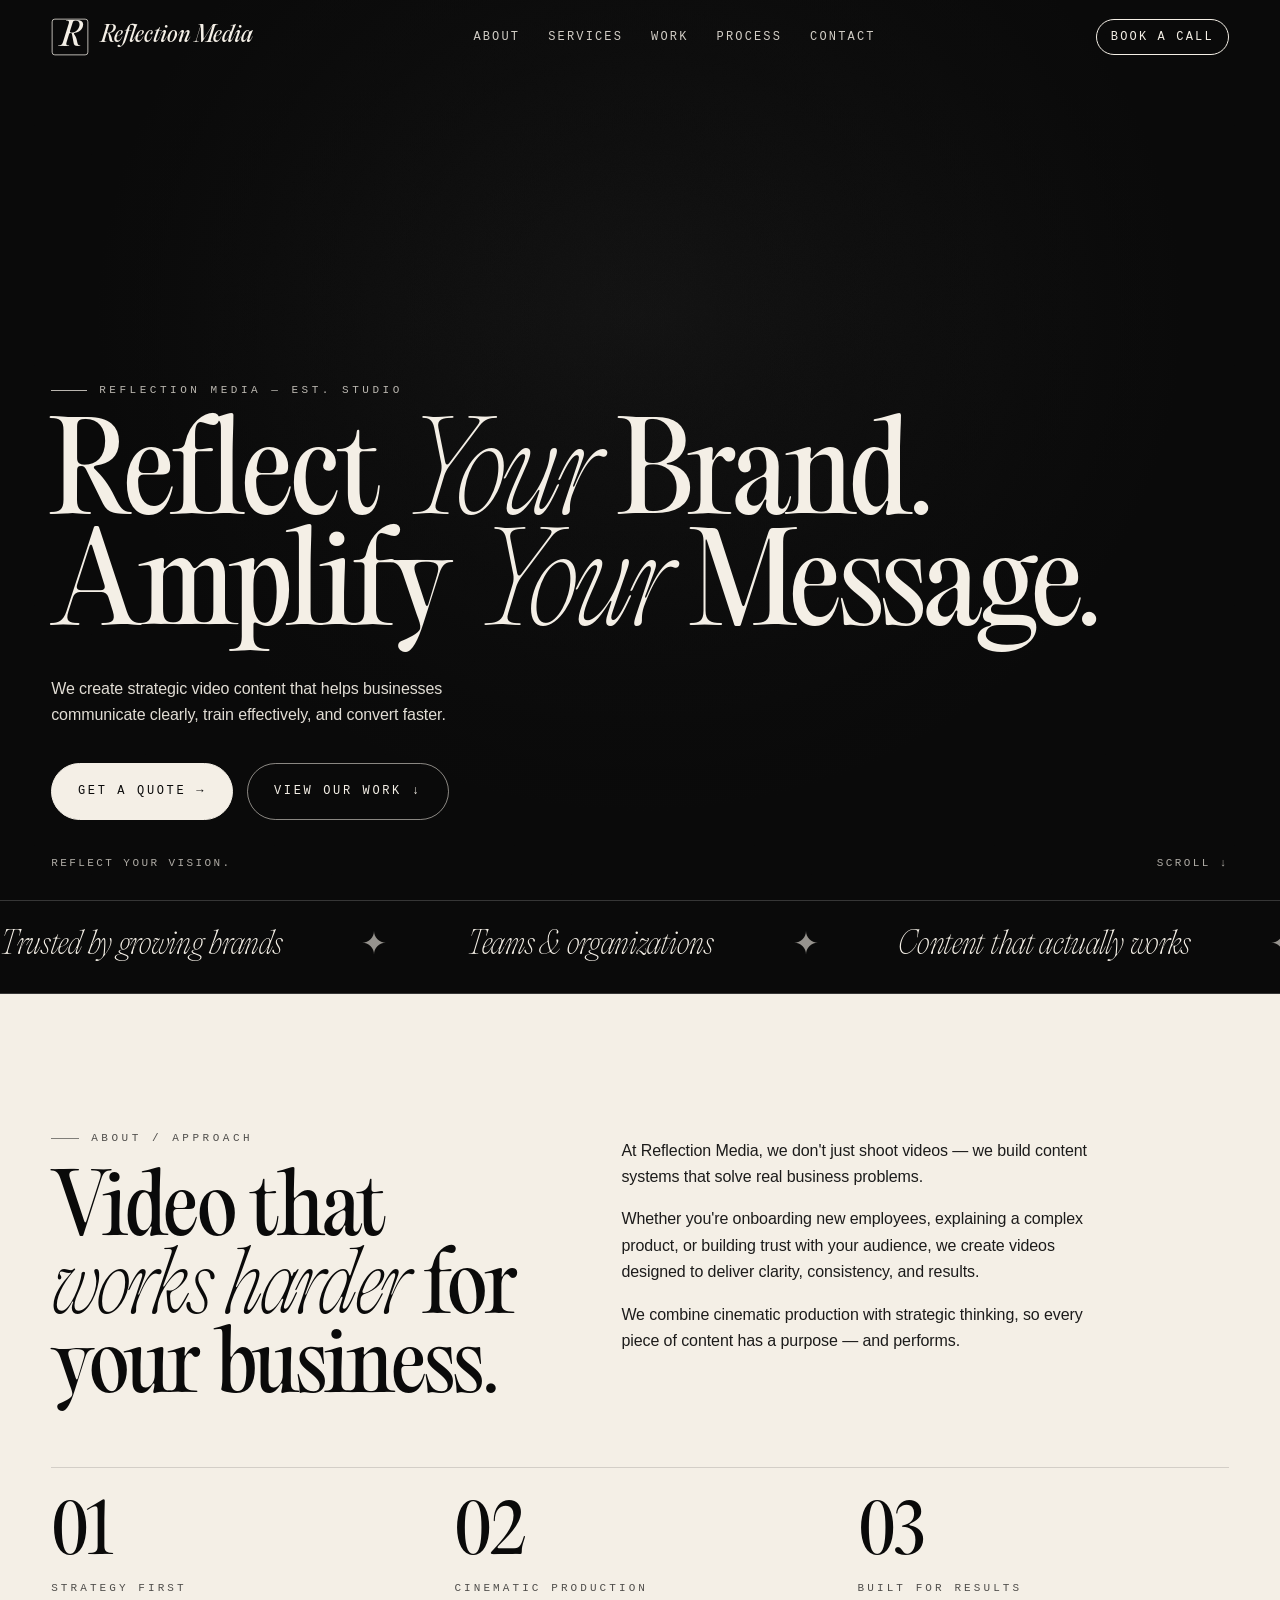
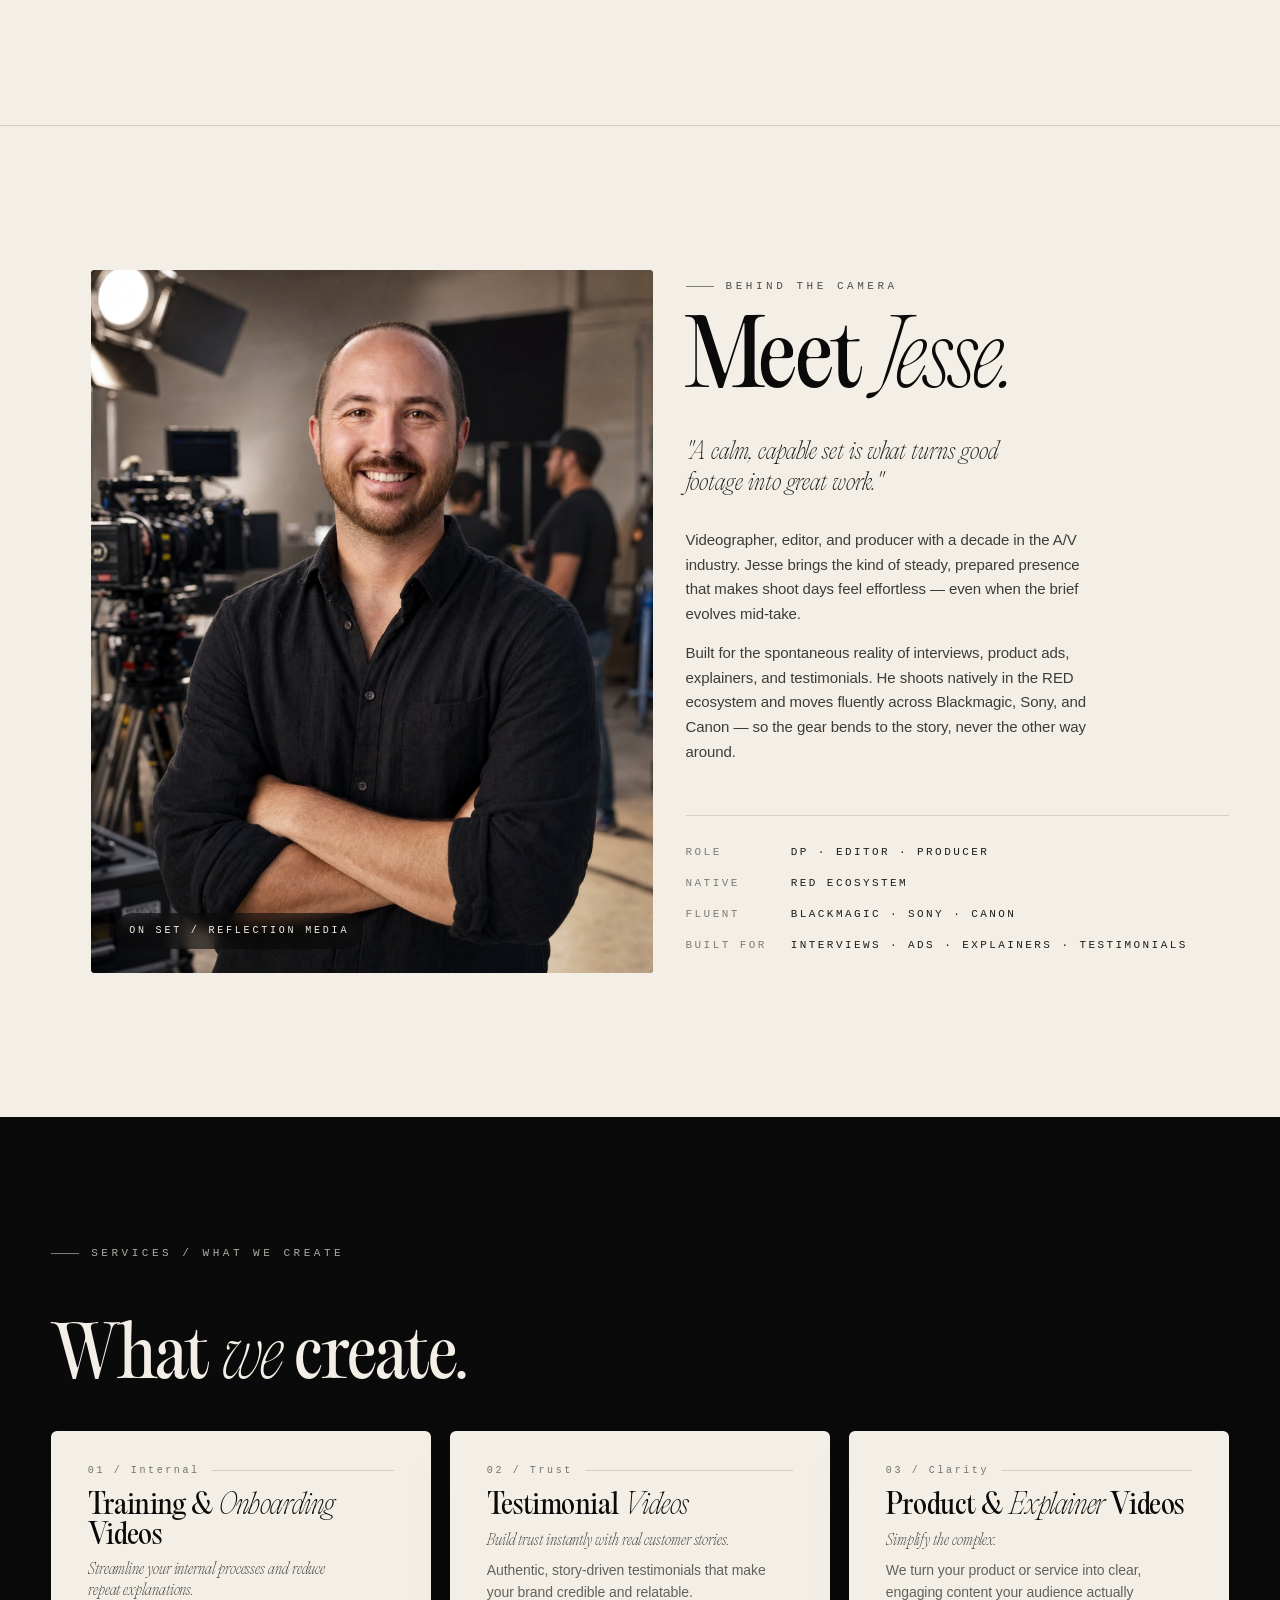
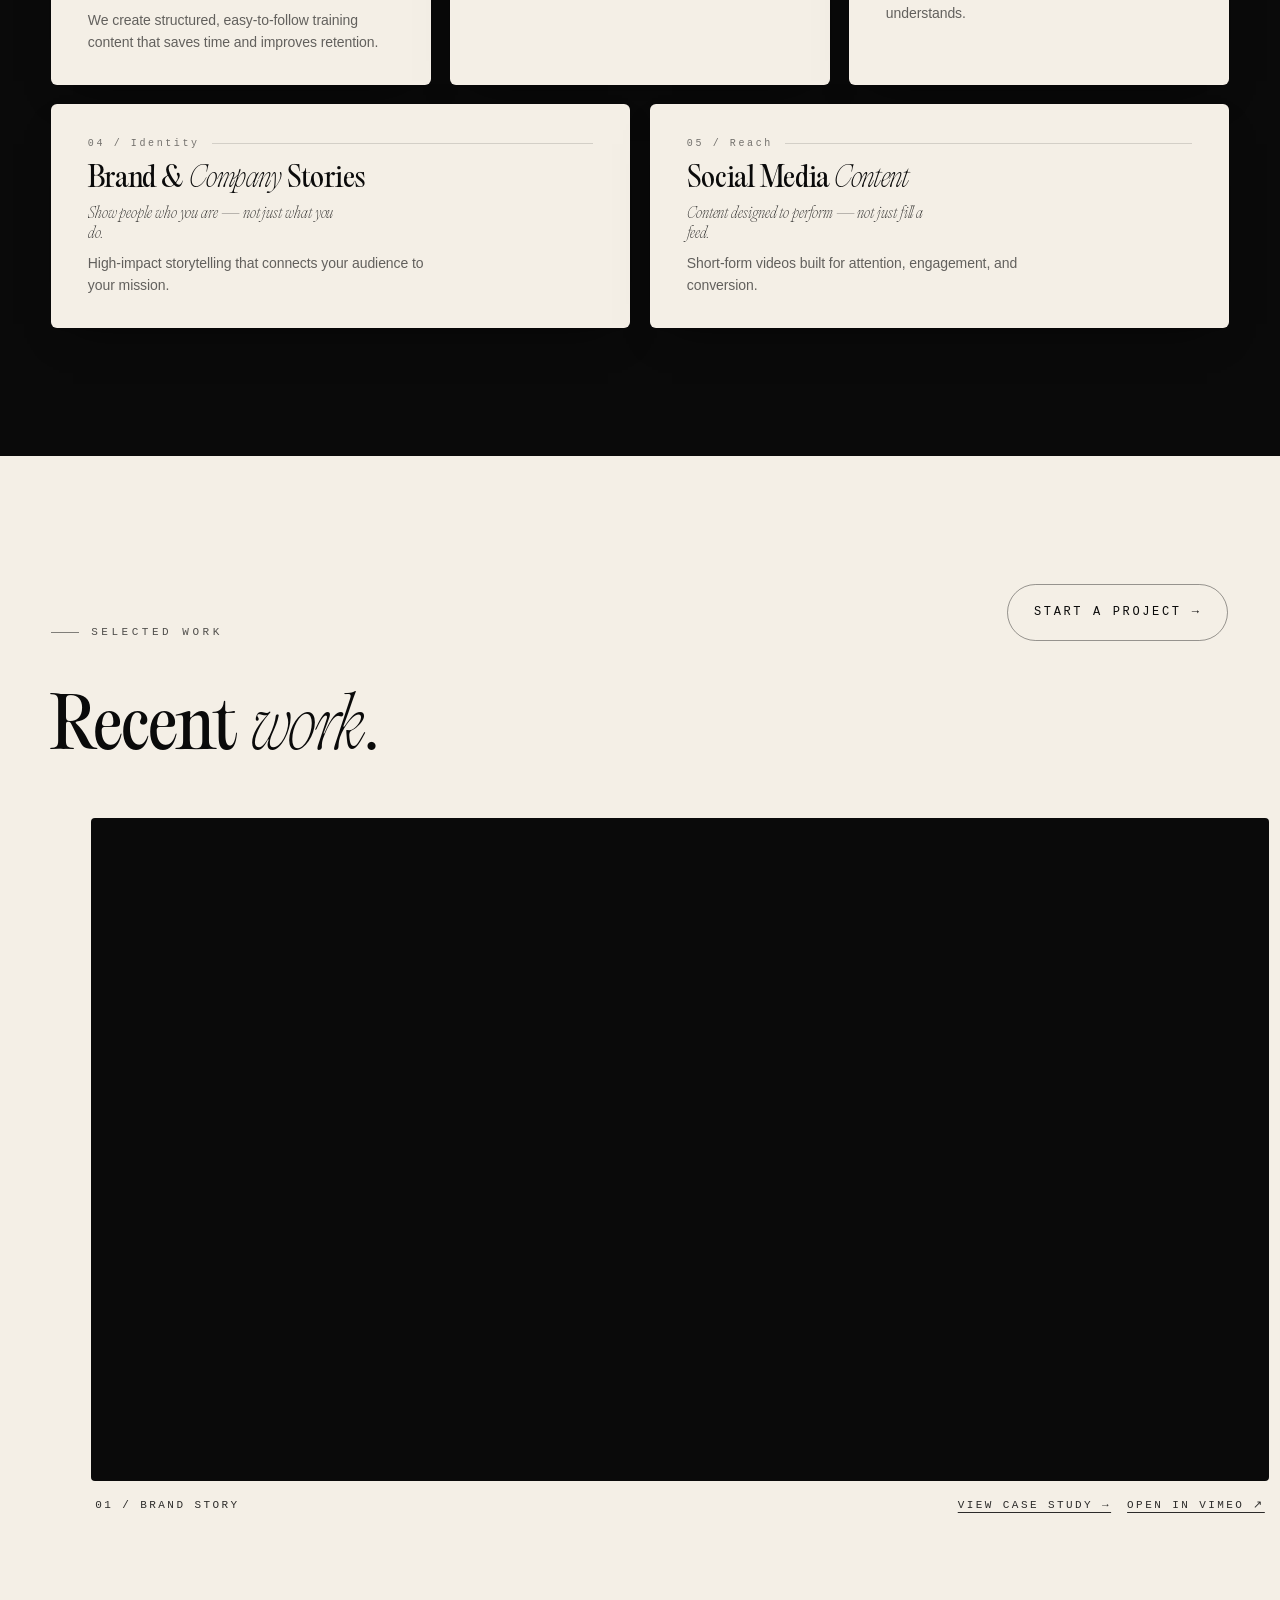
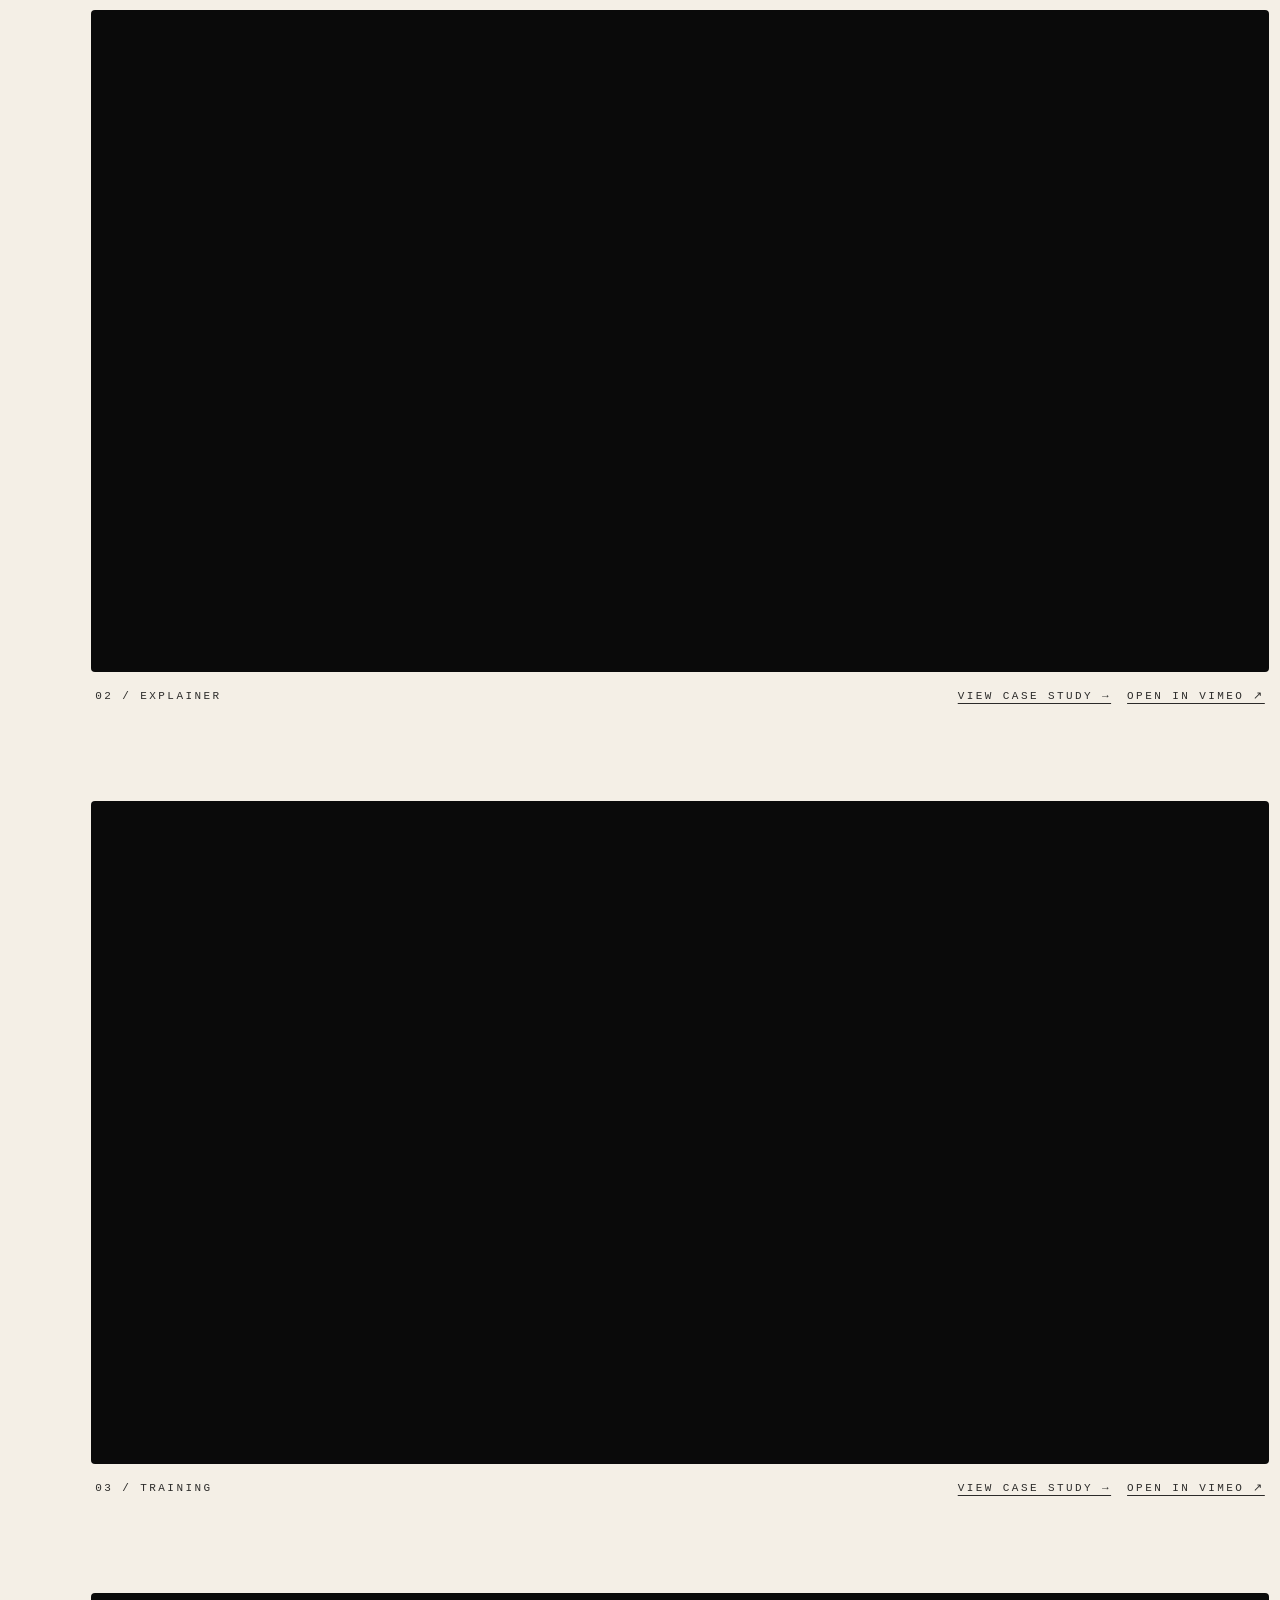
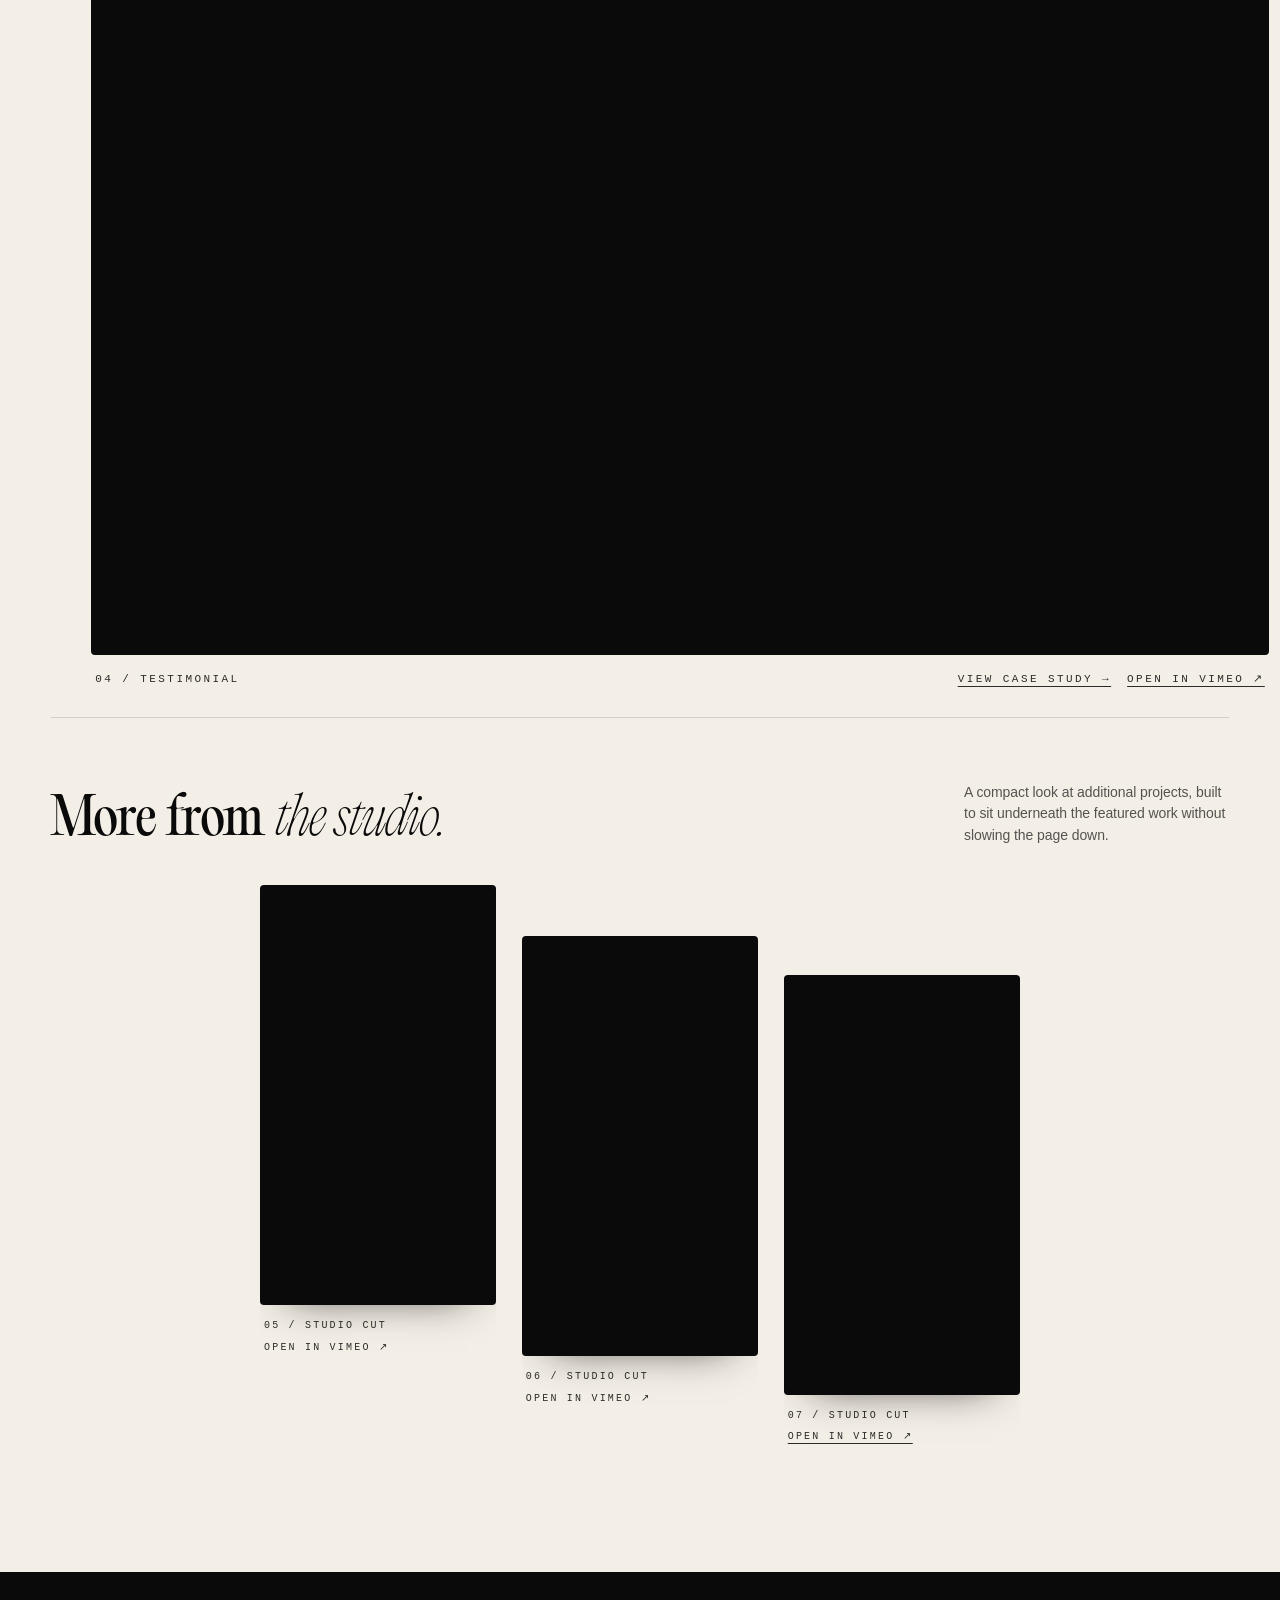
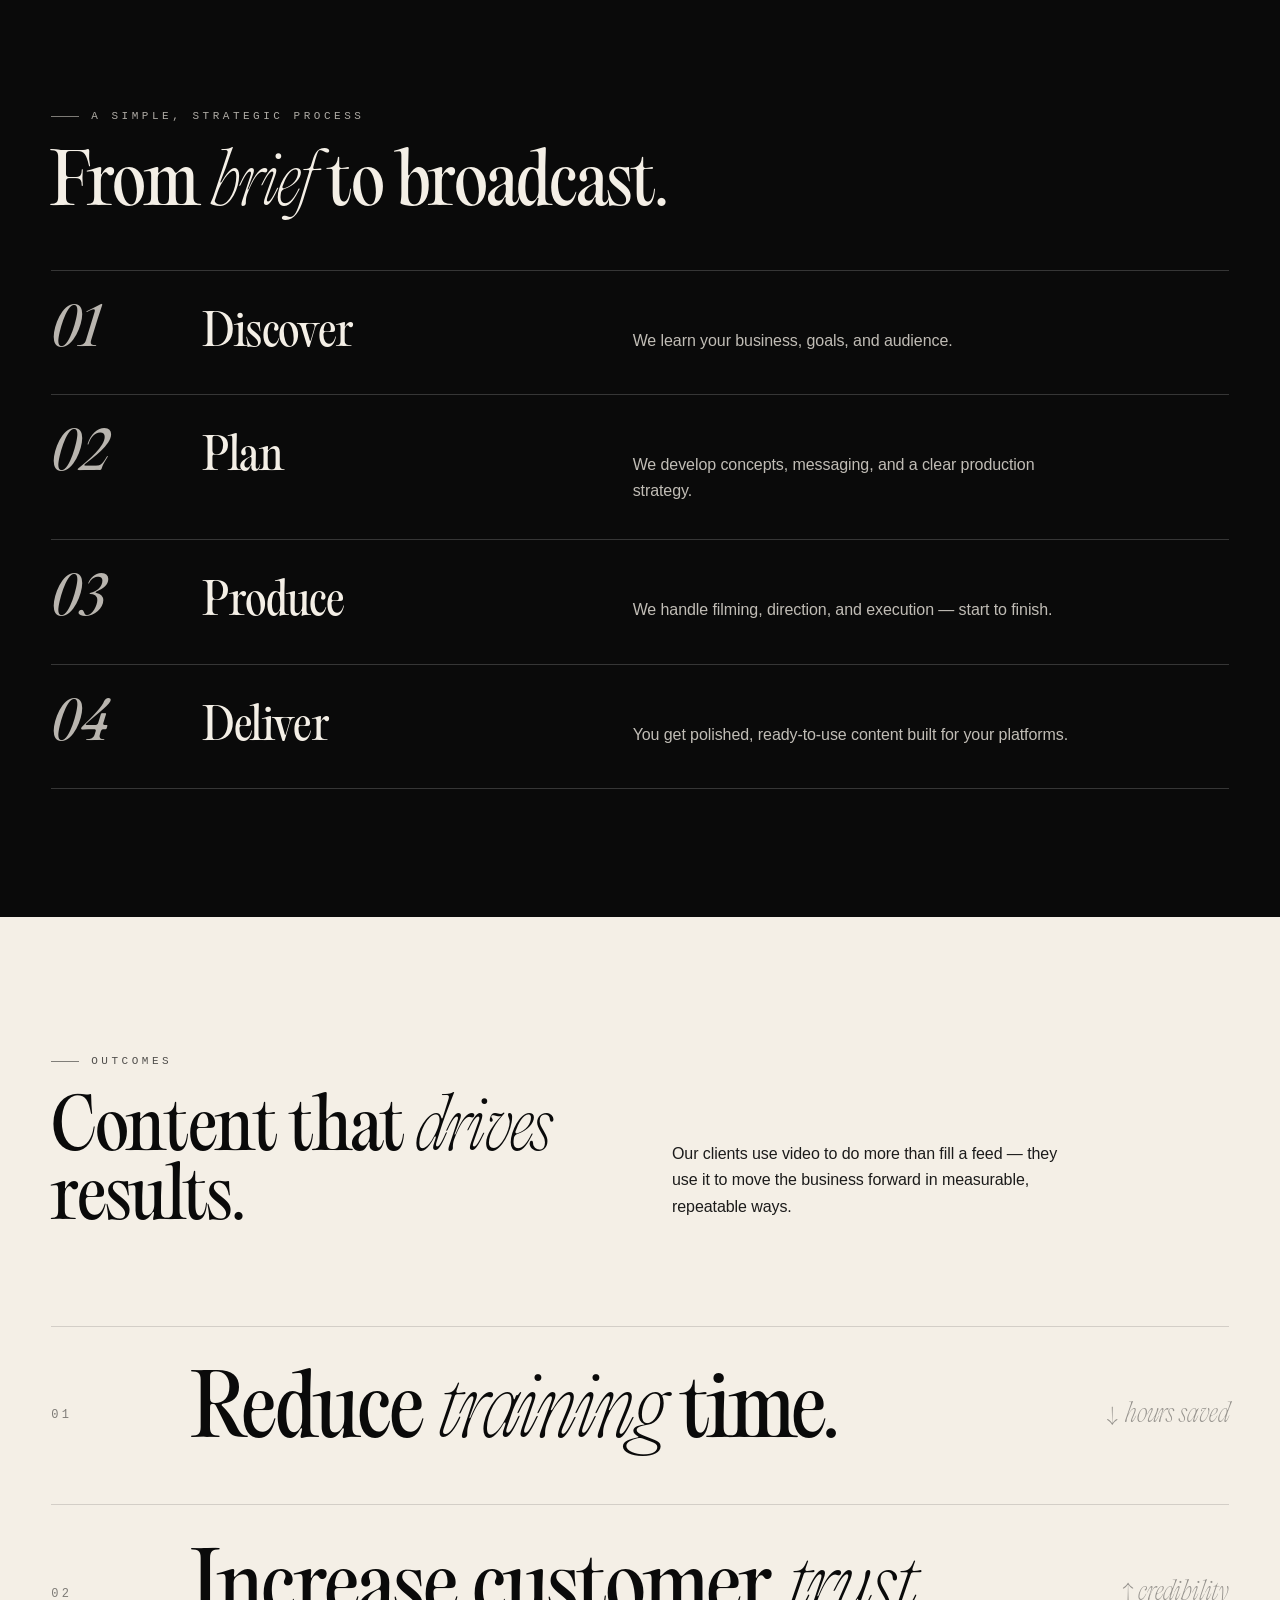
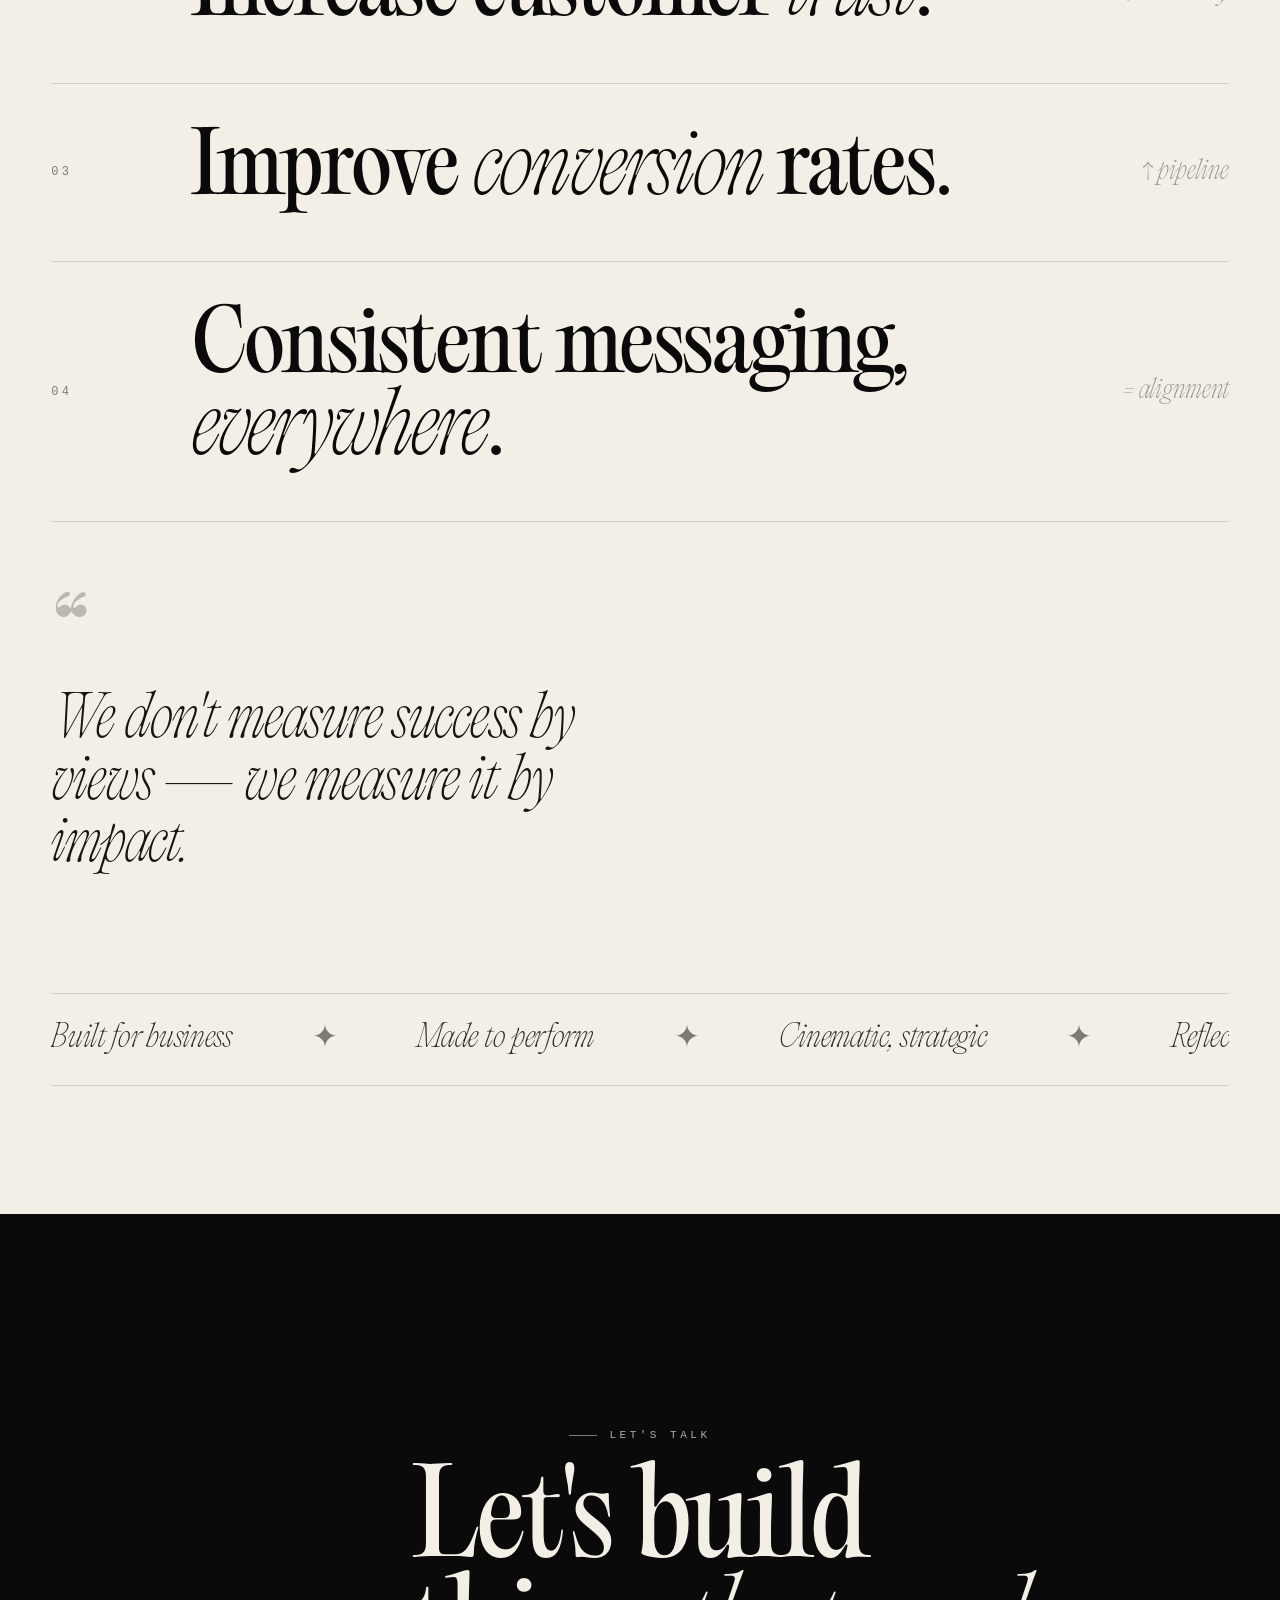
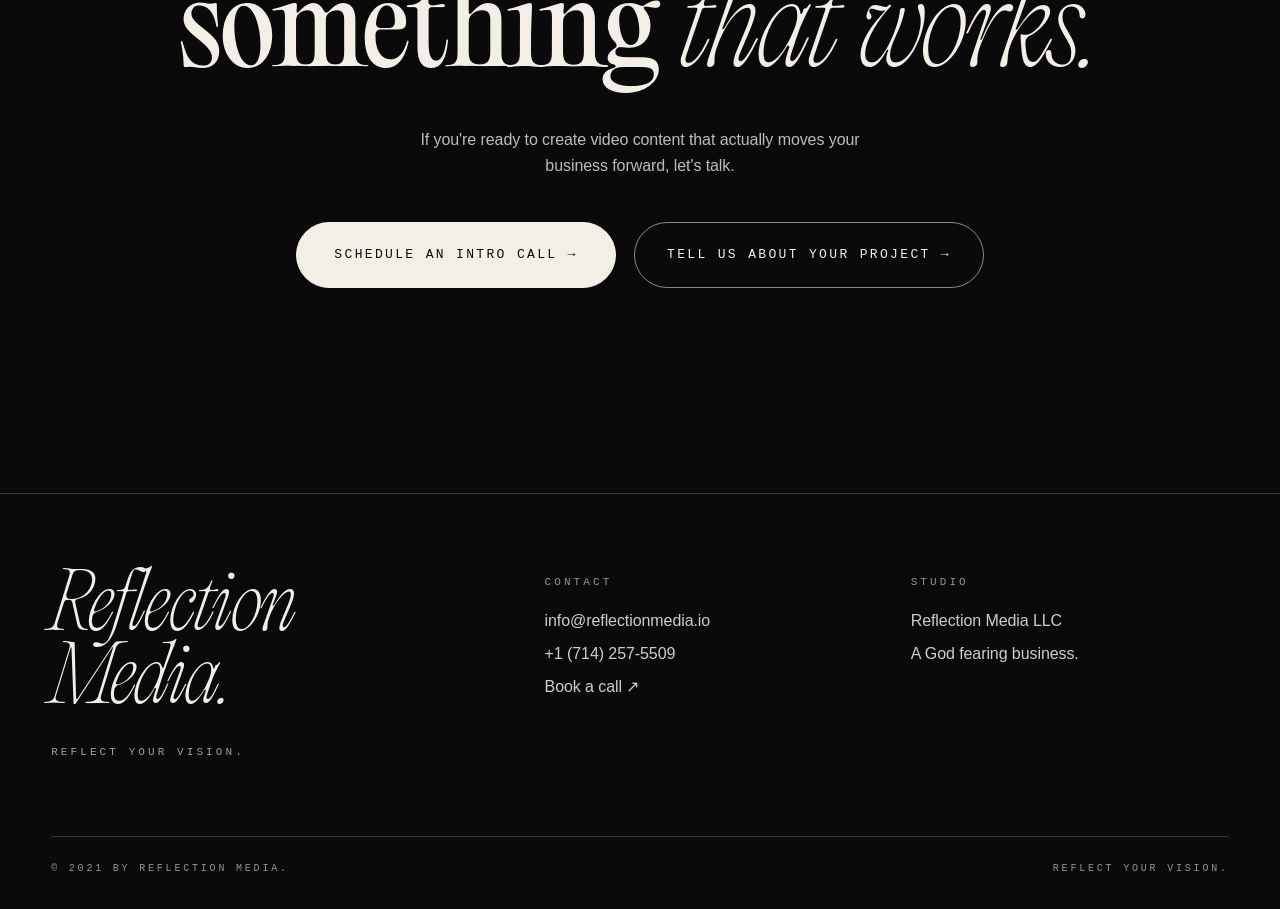
<file: index.html>
<!doctype html>
<html lang="en">
<head>
<meta charset="utf-8" />
<meta name="viewport" content="width=device-width, initial-scale=1" />
<title>Reflection Media | Strategic Video Production for Business</title>
<meta name="description" content="Reflection Media creates strategic video content for training, testimonials, product explainers, brand stories, and social media campaigns that help businesses communicate clearly and convert faster." />
<meta name="robots" content="index,follow,max-image-preview:large,max-snippet:-1,max-video-preview:-1" />
<meta name="author" content="Reflection Media LLC" />
<link rel="canonical" href="https://www.reflectionmedia.io/" />
<meta name="theme-color" content="#0A0A0A" />

<meta property="og:type" content="website" />
<meta property="og:site_name" content="Reflection Media" />
<meta property="og:title" content="Reflection Media | Strategic Video Production for Business" />
<meta property="og:description" content="Strategic video content for training, testimonials, explainers, brand stories, and social media campaigns." />
<meta property="og:url" content="https://www.reflectionmedia.io/" />
<meta property="og:image" content="https://www.reflectionmedia.io/images/jesse.jpg" />
<meta property="og:image:alt" content="Jesse from Reflection Media operating a RED cinema camera on set." />

<meta name="twitter:card" content="summary_large_image" />
<meta name="twitter:title" content="Reflection Media | Strategic Video Production for Business" />
<meta name="twitter:description" content="Strategic video content for training, testimonials, explainers, brand stories, and social media campaigns." />
<meta name="twitter:image" content="https://www.reflectionmedia.io/images/jesse.jpg" />

<!-- Google tag (GA4) -->
<link rel="preconnect" href="https://www.googletagmanager.com">
<script async src="https://www.googletagmanager.com/gtag/js?id=G-XQBWXLCRM1"></script>
<script>
  window.dataLayer = window.dataLayer || [];
  function gtag(){ dataLayer.push(arguments); }
  gtag('js', new Date());
  gtag('config', 'G-XQBWXLCRM1');
</script>

<script type="application/ld+json">
{
  "@context": "https://schema.org",
  "@graph": [
    {
      "@type": "WebSite",
      "@id": "https://www.reflectionmedia.io/#website",
      "url": "https://www.reflectionmedia.io/",
      "name": "Reflection Media",
      "description": "Strategic video production for businesses that need training, testimonials, explainers, brand stories, and social media content.",
      "publisher": { "@id": "https://www.reflectionmedia.io/#organization" },
      "inLanguage": "en-US"
    },
    {
      "@type": ["Organization", "LocalBusiness", "ProfessionalService"],
      "@id": "https://www.reflectionmedia.io/#organization",
      "name": "Reflection Media LLC",
      "alternateName": "Reflection Media",
      "url": "https://www.reflectionmedia.io/",
      "logo": "https://www.reflectionmedia.io/images/jesse.jpg",
      "image": "https://www.reflectionmedia.io/images/jesse.jpg",
      "description": "Reflection Media creates strategic video content that helps businesses communicate clearly, train effectively, and convert faster.",
      "slogan": "Reflect Your Vision.",
      "email": "info@reflectionmedia.io",
      "telephone": "+1-714-257-5509",
      "priceRange": "$$",
      "areaServed": [
        { "@type": "Country", "name": "United States" },
        { "@type": "AdministrativeArea", "name": "California" }
      ],
      "knowsAbout": [
        "Video production",
        "Corporate video",
        "Training videos",
        "Onboarding videos",
        "Customer testimonial videos",
        "Product explainer videos",
        "Brand storytelling",
        "Social media video content"
      ],
      "sameAs": [
        "https://vimeo.com/user/243801408"
      ],
      "makesOffer": [
        { "@id": "https://www.reflectionmedia.io/#training-video-service" },
        { "@id": "https://www.reflectionmedia.io/#testimonial-video-service" },
        { "@id": "https://www.reflectionmedia.io/#explainer-video-service" },
        { "@id": "https://www.reflectionmedia.io/#brand-story-service" },
        { "@id": "https://www.reflectionmedia.io/#social-video-service" }
      ]
    },
    {
      "@type": "Service",
      "@id": "https://www.reflectionmedia.io/#training-video-service",
      "name": "Training and onboarding video production",
      "serviceType": "Training video production",
      "provider": { "@id": "https://www.reflectionmedia.io/#organization" },
      "areaServed": "United States",
      "description": "Structured training and onboarding videos that help businesses streamline internal communication and improve retention."
    },
    {
      "@type": "Service",
      "@id": "https://www.reflectionmedia.io/#testimonial-video-service",
      "name": "Customer testimonial video production",
      "serviceType": "Testimonial video production",
      "provider": { "@id": "https://www.reflectionmedia.io/#organization" },
      "areaServed": "United States",
      "description": "Authentic customer story videos that help businesses build trust and credibility."
    },
    {
      "@type": "Service",
      "@id": "https://www.reflectionmedia.io/#explainer-video-service",
      "name": "Product and explainer video production",
      "serviceType": "Explainer video production",
      "provider": { "@id": "https://www.reflectionmedia.io/#organization" },
      "areaServed": "United States",
      "description": "Clear product and explainer videos that make complex offers easier to understand."
    },
    {
      "@type": "Service",
      "@id": "https://www.reflectionmedia.io/#brand-story-service",
      "name": "Brand and company story video production",
      "serviceType": "Brand video production",
      "provider": { "@id": "https://www.reflectionmedia.io/#organization" },
      "areaServed": "United States",
      "description": "Cinematic brand storytelling that connects audiences to a company's mission and message."
    },
    {
      "@type": "Service",
      "@id": "https://www.reflectionmedia.io/#social-video-service",
      "name": "Social media video content production",
      "serviceType": "Social media video production",
      "provider": { "@id": "https://www.reflectionmedia.io/#organization" },
      "areaServed": "United States",
      "description": "Short-form video content built for attention, engagement, and conversion."
    },
    {
      "@type": "Person",
      "@id": "https://www.reflectionmedia.io/#jesse",
      "name": "Jesse Tebay",
      "jobTitle": "Videographer, editor, and producer",
      "worksFor": { "@id": "https://www.reflectionmedia.io/#organization" },
      "knowsAbout": ["RED cinema cameras", "Video production", "Editing", "Corporate storytelling"]
    },
    {
      "@type": "VideoObject",
      "@id": "https://www.reflectionmedia.io/#video-1189550658",
      "name": "Reflection Media reel",
      "description": "A background reel showing Reflection Media's video production work.",
      "thumbnailUrl": "https://vumbnail.com/1189550658.jpg",
      "uploadDate": "2026-05-05",
      "embedUrl": "https://player.vimeo.com/video/1189550658",
      "publisher": { "@id": "https://www.reflectionmedia.io/#organization" }
    },
    {
      "@type": "VideoObject",
      "@id": "https://www.reflectionmedia.io/#video-1189475593",
      "name": "Brand story video example",
      "description": "A selected Reflection Media brand story video production example.",
      "thumbnailUrl": "https://vumbnail.com/1189475593.jpg",
      "uploadDate": "2026-05-05",
      "embedUrl": "https://player.vimeo.com/video/1189475593",
      "contentUrl": "https://vimeo.com/1189475593",
      "publisher": { "@id": "https://www.reflectionmedia.io/#organization" }
    },
    {
      "@type": "VideoObject",
      "@id": "https://www.reflectionmedia.io/#video-1189475388",
      "name": "Product explainer video example",
      "description": "A selected Reflection Media product and explainer video production example.",
      "thumbnailUrl": "https://vumbnail.com/1189475388.jpg",
      "uploadDate": "2026-05-05",
      "embedUrl": "https://player.vimeo.com/video/1189475388",
      "contentUrl": "https://vimeo.com/1189475388",
      "publisher": { "@id": "https://www.reflectionmedia.io/#organization" }
    },
    {
      "@type": "VideoObject",
      "@id": "https://www.reflectionmedia.io/#video-1189477341",
      "name": "Training video example",
      "description": "A selected Reflection Media training video production example.",
      "thumbnailUrl": "https://vumbnail.com/1189477341.jpg",
      "uploadDate": "2026-05-05",
      "embedUrl": "https://player.vimeo.com/video/1189477341",
      "contentUrl": "https://vimeo.com/1189477341",
      "publisher": { "@id": "https://www.reflectionmedia.io/#organization" }
    },
    {
      "@type": "VideoObject",
      "@id": "https://www.reflectionmedia.io/#video-1189475214",
      "name": "Testimonial video example",
      "description": "A selected Reflection Media testimonial video production example.",
      "thumbnailUrl": "https://vumbnail.com/1189475214.jpg",
      "uploadDate": "2026-05-05",
      "embedUrl": "https://player.vimeo.com/video/1189475214",
      "contentUrl": "https://vimeo.com/1189475214",
      "publisher": { "@id": "https://www.reflectionmedia.io/#organization" }
    },
    {
      "@type": "VideoObject",
      "@id": "https://www.reflectionmedia.io/#video-1189477627",
      "name": "Short-form social video example",
      "description": "A vertical short-form Reflection Media video production example.",
      "thumbnailUrl": "https://vumbnail.com/1189477627.jpg",
      "uploadDate": "2026-05-05",
      "embedUrl": "https://player.vimeo.com/video/1189477627",
      "contentUrl": "https://vimeo.com/1189477627",
      "publisher": { "@id": "https://www.reflectionmedia.io/#organization" }
    },
    {
      "@type": "VideoObject",
      "@id": "https://www.reflectionmedia.io/#video-1189477662",
      "name": "Short-form product video example",
      "description": "A vertical short-form Reflection Media product video example.",
      "thumbnailUrl": "https://vumbnail.com/1189477662.jpg",
      "uploadDate": "2026-05-05",
      "embedUrl": "https://player.vimeo.com/video/1189477662",
      "contentUrl": "https://vimeo.com/1189477662",
      "publisher": { "@id": "https://www.reflectionmedia.io/#organization" }
    },
    {
      "@type": "VideoObject",
      "@id": "https://www.reflectionmedia.io/#video-1189477516",
      "name": "Short-form social media video example",
      "description": "A vertical short-form Reflection Media social media video example.",
      "thumbnailUrl": "https://vumbnail.com/1189477516.jpg",
      "uploadDate": "2026-05-05",
      "embedUrl": "https://player.vimeo.com/video/1189477516",
      "contentUrl": "https://vimeo.com/1189477516",
      "publisher": { "@id": "https://www.reflectionmedia.io/#organization" }
    }
  ]
}
</script>

<!-- ============ BODY SANS (Fontshare) ============ -->
<link rel="preconnect" href="https://api.fontshare.com">
<link rel="preconnect" href="https://cdn.fontshare.com" crossorigin>
<link href="https://api.fontshare.com/v2/css?f[]=general-sans@300,400,500,600&display=swap" rel="stylesheet">

<!-- ============ FONTS ============ -->
<style>
  @font-face {
    font-family: 'PP Editorial Old';
    src: url('fonts/PPEditorialOld-Ultralight.otf') format('opentype');
    font-weight: 200; font-style: normal; font-display: swap;
  }
  @font-face {
    font-family: 'PP Editorial Old';
    src: url('fonts/PPEditorialOld-UltralightItalic.otf') format('opentype');
    font-weight: 200; font-style: italic; font-display: swap;
  }
  @font-face {
    font-family: 'PP Editorial Old';
    src: url('fonts/PPEditorialOld-Thin.otf') format('opentype');
    font-weight: 300; font-style: normal; font-display: swap;
  }
  @font-face {
    font-family: 'PP Editorial Old';
    src: url('fonts/PPEditorialOld-ThinItalic.otf') format('opentype');
    font-weight: 300; font-style: italic; font-display: swap;
  }
  @font-face {
    font-family: 'PP Editorial Old';
    src: url('fonts/PPEditorialOld-Regular.otf') format('opentype');
    font-weight: 400; font-style: normal; font-display: swap;
  }
  @font-face {
    font-family: 'PP Editorial Old';
    src: url('fonts/PPEditorialOld-Italic.otf') format('opentype');
    font-weight: 400; font-style: italic; font-display: swap;
  }
  @font-face {
    font-family: 'PP Editorial Old';
    src: url('fonts/PPEditorialOld-Bold.otf') format('opentype');
    font-weight: 700; font-style: normal; font-display: swap;
  }
  @font-face {
    font-family: 'PP Editorial Old';
    src: url('fonts/PPEditorialOld-BoldItalic.otf') format('opentype');
    font-weight: 700; font-style: italic; font-display: swap;
  }
  @font-face {
    font-family: 'PP Editorial Old';
    src: url('fonts/PPEditorialOld-Heavy.otf') format('opentype');
    font-weight: 900; font-style: normal; font-display: swap;
  }
  @font-face {
    font-family: 'PP Editorial Old';
    src: url('fonts/PPEditorialOld-HeavyItalic.otf') format('opentype');
    font-weight: 900; font-style: italic; font-display: swap;
  }

  /* ============ TOKENS ============ */
  :root {
    --black: #0A0A0A;
    --ink:   #111111;
    --ivory: #F4EFE6;
    --ivory-2: #EDE5D6;
    --white: #FFFFFF;
    --rule:  rgba(255,255,255,0.18);
    --rule-dark: rgba(10,10,10,0.14);
    --serif: 'PP Editorial Old', 'Times New Roman', Georgia, serif;
    --sans:  'General Sans', -apple-system, BlinkMacSystemFont, 'Helvetica Neue', Arial, sans-serif;
    --mono: ui-monospace, SFMono-Regular, Menlo, monospace;
    --maxw: 1320px;
    --pad-x: clamp(20px, 4vw, 56px);
    --pad-y: clamp(80px, 10vw, 160px);
  }

  *, *::before, *::after { box-sizing: border-box; }
  html, body { margin: 0; padding: 0; }
  html { scroll-behavior: smooth; }
  body {
    font-family: var(--sans);
    background: var(--ivory);
    color: var(--ink);
    -webkit-font-smoothing: antialiased;
    -moz-osx-font-smoothing: grayscale;
    text-rendering: optimizeLegibility;
    font-weight: 400;
    line-height: 1.55;
    letter-spacing: -0.005em;
    overflow-x: hidden;
  }
  img, video, iframe { display: block; max-width: 100%; }
  a { color: inherit; text-decoration: none; }
  ::selection { background: var(--ivory); color: var(--black); }

  /* ============ NAV ============ */
  .nav {
    position: fixed; top: 0; left: 0; right: 0; z-index: 50;
    display: flex; align-items: center; justify-content: space-between;
    padding: 18px var(--pad-x);
    color: var(--ivory);
    background: transparent;
    font-family: var(--mono);
    font-size: 12px;
    letter-spacing: 0.18em;
    text-transform: uppercase;
    transition: background .35s ease, color .35s ease, padding .35s ease,
                backdrop-filter .35s ease, border-color .35s ease;
    border-bottom: 1px solid transparent;
  }
  .nav.is-scrolled {
    background: rgba(244,239,230,0.92);
    color: var(--black);
    padding: 12px var(--pad-x);
    backdrop-filter: blur(18px) saturate(140%);
    -webkit-backdrop-filter: blur(18px) saturate(140%);
    border-bottom-color: rgba(10,10,10,0.08);
  }

  .brand {
    display: inline-flex;
    align-items: center;
    gap: 12px;
    color: inherit;
  }
  .brand-mark {
    width: 38px; height: 38px;
    display: inline-flex;
    flex-shrink: 0;
    transition: transform .35s cubic-bezier(.2,.8,.2,1);
  }
  .brand:hover .brand-mark { transform: rotate(-4deg); }
  .brand-mark svg { width: 100%; height: 100%; display: block; }
  /* default: outlined R that adapts via currentColor (over hero) */
  .brand-mark .mark-bg { fill: currentColor; opacity: 0; transition: opacity .35s ease; }
  .brand-mark .mark-border { stroke: currentColor; stroke-width: 2; fill: none; opacity: 1; transition: opacity .35s ease; }
  .brand-mark .mark-glyph { fill: currentColor; }
  /* scrolled: solid square — fill on, border off, glyph inverts to ivory */
  .nav.is-scrolled .brand-mark .mark-bg { opacity: 1; }
  .nav.is-scrolled .brand-mark .mark-border { opacity: 0; }
  .nav.is-scrolled .brand-mark .mark-glyph { fill: var(--ivory); }

  .nav .wordmark {
    font-family: var(--serif);
    font-weight: 400;
    font-style: italic;
    font-size: 22px;
    letter-spacing: 0;
    text-transform: none;
    line-height: 1;
  }
  .nav .wordmark em { font-style: italic; }
  .nav-links {
    display: flex;
    align-items: center;
    gap: 28px;
  }
  .nav-links a {
    opacity: 0.85;
    transition: opacity .25s ease;
    color: inherit;
    position: relative;
  }
  .nav-links a::after {
    content: "";
    position: absolute;
    left: 0;
    right: 0.26em;
    bottom: -8px;
    height: 1px;
    background: currentColor;
    opacity: 0;
    transform: scaleX(0);
    transform-origin: left center;
    transition: opacity .25s ease, transform .25s ease;
  }
  .nav-links a:hover { opacity: 1; }
  .nav-links a.is-current {
    opacity: 1;
  }
  .nav-links a.is-current::after,
  .nav-links a:hover::after {
    opacity: 1;
    transform: scaleX(1);
  }
  .nav-work {
    position: relative;
    display: inline-flex;
    align-items: center;
  }
  .work-menu {
    position: absolute;
    top: calc(100% + 22px);
    left: 50%;
    min-width: 230px;
    display: grid;
    gap: 2px;
    padding: 12px;
    background: rgba(244,239,230,0.96);
    color: var(--black);
    border: 1px solid rgba(10,10,10,0.12);
    box-shadow: 0 24px 70px -42px rgba(10,10,10,0.7);
    backdrop-filter: blur(18px) saturate(140%);
    -webkit-backdrop-filter: blur(18px) saturate(140%);
    opacity: 0;
    visibility: hidden;
    pointer-events: none;
    transform: translate(-50%, 8px);
    transition: opacity .22s ease, transform .22s ease, visibility .22s ease;
  }
  .work-menu::before {
    content: "";
    position: absolute;
    left: 0;
    right: 0;
    bottom: 100%;
    height: 24px;
  }
  .nav-work:hover .work-menu,
  .nav-work:focus-within .work-menu {
    opacity: 1;
    visibility: visible;
    pointer-events: auto;
    transform: translate(-50%, 0);
  }
  .nav-links .work-menu a {
    display: block;
    padding: 11px 12px;
    font-size: 11px;
    line-height: 1;
    opacity: 0.78;
  }
  .nav-links .work-menu a::after {
    display: none;
  }
  .nav-links .work-menu a:hover,
  .nav-links .work-menu a:focus-visible {
    opacity: 1;
    background: rgba(10,10,10,0.06);
  }
  .nav-cta {
    border: 1px solid currentColor;
    padding: 8px 14px;
    border-radius: 999px;
    transition: background .25s ease, color .25s ease;
    color: inherit;
  }
  .nav.is-scrolled .nav-cta:hover { background: var(--black); color: var(--ivory); }
  @media (max-width: 720px) {
    .nav-links { display: none; }
    .nav .wordmark { font-size: 18px; }
    .brand-mark { width: 32px; height: 32px; }
  }

  /* ============ HERO ============ */
  .hero {
    position: relative;
    min-height: 100vh;
    display: flex; flex-direction: column; justify-content: flex-end;
    background: var(--black);
    color: var(--ivory);
    overflow: hidden;
    padding: 0 var(--pad-x) 80px;
  }
  .hero-video {
    position: absolute; inset: 0;
    width: 100%; height: 100%;
    pointer-events: none;
    overflow: hidden;
    /* Cinematic placeholder visible immediately while Vimeo loads */
    background:
      radial-gradient(ellipse at 50% 35%, #1a1a1a 0%, #0a0a0a 60%),
      var(--black);
  }
  /* Subtle breathing animation on the placeholder so it never feels frozen */
  .hero-video::before {
    content: "";
    position: absolute; inset: -10%;
    background:
      radial-gradient(ellipse at 30% 30%, rgba(244,239,230,0.06) 0%, transparent 45%),
      radial-gradient(ellipse at 70% 70%, rgba(244,239,230,0.04) 0%, transparent 50%);
    animation: heroPulse 8s ease-in-out infinite;
    pointer-events: none;
  }
  @keyframes heroPulse {
    0%, 100% { opacity: 0.6; transform: scale(1); }
    50%      { opacity: 1;   transform: scale(1.04); }
  }
  .hero-video iframe {
    position: absolute;
    top: 50%; left: 50%;
    /* always at least viewport-sized; aspect is 16:9 — overscale to crop any built-in letterbox */
    width: max(100vw, 177.78vh);
    height: max(100vh, 56.25vw);
    transform: translate(-50%, -50%) scale(1.18);
    transform-origin: center center;
    border: 0;
    pointer-events: none;
    opacity: 0;
    transition: opacity 1.2s ease;
  }
  .hero-video.is-ready iframe { opacity: 1; }
  .hero-video.is-ready::before { opacity: 0; transition: opacity 1.2s ease; }
  @media (prefers-reduced-motion: reduce) {
    .hero-video::before { animation: none; }
  }
  .hero-overlay {
    position: absolute; inset: 0;
    background:
      linear-gradient(180deg, rgba(10,10,10,0.55) 0%, rgba(10,10,10,0.35) 35%, rgba(10,10,10,0.85) 100%);
  }
  .hero-grain {
    position: absolute; inset: 0;
    pointer-events: none;
    opacity: 0.18;
    mix-blend-mode: overlay;
    background-image: url("data:image/svg+xml;utf8,<svg xmlns='http://www.w3.org/2000/svg' width='240' height='240'><filter id='n'><feTurbulence type='fractalNoise' baseFrequency='0.9' numOctaves='2' stitchTiles='stitch'/><feColorMatrix type='matrix' values='0 0 0 0 0  0 0 0 0 0  0 0 0 0 0  0 0 0 0.6 0'/></filter><rect width='100%' height='100%' filter='url(%23n)'/></svg>");
  }
  .hero-content {
    position: relative; z-index: 2;
    max-width: var(--maxw);
    margin: 0 auto;
    width: 100%;
  }
  .eyebrow {
    font-family: var(--mono);
    font-size: 11px;
    letter-spacing: 0.32em;
    text-transform: uppercase;
    opacity: 0.75;
    display: inline-flex; align-items: center; gap: 12px;
    margin-bottom: 28px;
  }
  .eyebrow::before {
    content: ""; width: 36px; height: 1px; background: currentColor; display: inline-block;
  }
  .hero h1 {
    font-family: var(--serif);
    font-weight: 400;
    font-size: clamp(48px, 9.4vw, 156px);
    line-height: 0.92;
    letter-spacing: -0.02em;
    margin: 0 0 28px;
    max-width: 18ch;
  }
  .hero h1 em { font-style: italic; font-weight: 300; }
  .hero p.sub {
    font-family: var(--sans);
    font-weight: 400;
    font-size: clamp(16px, 1.2vw, 19px);
    line-height: 1.6;
    max-width: 54ch;
    margin: 0 0 36px;
    opacity: 0.92;
    letter-spacing: -0.005em;
  }
  .cta-row { display: flex; gap: 14px; flex-wrap: wrap; }
  .btn {
    --bg: var(--ivory);
    --fg: var(--black);
    display: inline-flex; align-items: center; gap: 10px;
    background: var(--bg); color: var(--fg);
    padding: 18px 26px;
    border-radius: 999px;
    font-family: var(--mono);
    font-size: 12px;
    letter-spacing: 0.22em;
    text-transform: uppercase;
    border: 1px solid var(--bg);
    transition: transform .25s ease, background .25s ease, color .25s ease, border-color .25s ease;
    will-change: transform;
  }
  .btn:hover { transform: translateY(-2px); }
  .btn.ghost {
    --bg: transparent;
    --fg: var(--ivory);
    border-color: rgba(244,239,230,0.55);
  }
  .btn.ghost:hover { border-color: var(--ivory); background: rgba(244,239,230,0.06); }
  .btn.dark {
    --bg: var(--black);
    --fg: var(--ivory);
    border-color: var(--black);
  }
  .btn.dark.ghost {
    --bg: transparent;
    --fg: var(--black);
    border-color: rgba(10,10,10,0.4);
  }
  .btn.dark.ghost:hover { border-color: var(--black); background: rgba(10,10,10,0.05); }
  .btn .arrow {
    display: inline-block;
    transition: transform .25s ease;
  }
  .btn:hover .arrow { transform: translateX(4px); }

  .hero-meta {
    position: absolute;
    left: var(--pad-x);
    right: var(--pad-x);
    bottom: 28px;
    z-index: 2;
    display: flex; justify-content: space-between; align-items: end;
    font-family: var(--mono);
    font-size: 11px;
    letter-spacing: 0.22em;
    text-transform: uppercase;
    opacity: 0.7;
    pointer-events: none;
  }
  @media (max-width: 720px) {
    .hero-meta { display: none; }
  }

  /* ============ MARQUEE / TRUST ============ */
  .marquee {
    background: var(--black);
    color: var(--ivory);
    border-top: 1px solid var(--rule);
    border-bottom: 1px solid var(--rule);
    overflow: hidden;
  }
  .marquee-track {
    display: flex;
    gap: 80px;
    padding: 22px 0;
    white-space: nowrap;
    animation: scroll 38s linear infinite;
    font-family: var(--serif);
    font-style: italic;
    font-weight: 300;
    font-size: clamp(20px, 2.4vw, 32px);
    letter-spacing: -0.01em;
  }
  .marquee-track span { display: inline-flex; align-items: center; gap: 80px; }
  .marquee-track span::after {
    content: "✦";
    font-style: normal;
    opacity: 0.6;
  }
  @keyframes scroll {
    from { transform: translateX(0); }
    to   { transform: translateX(-50%); }
  }

  /* ============ SECTION SHELL ============ */
  section { position: relative; }
  .section-pad {
    padding: var(--pad-y) var(--pad-x);
  }
  .container {
    max-width: var(--maxw);
    margin: 0 auto;
  }
  .grid-2 {
    display: grid;
    grid-template-columns: 1fr 1.2fr;
    gap: clamp(28px, 5vw, 96px);
    align-items: start;
  }
  @media (max-width: 900px) {
    .grid-2 { grid-template-columns: 1fr; }
  }
  .label {
    font-family: var(--mono);
    font-size: 11px;
    letter-spacing: 0.32em;
    text-transform: uppercase;
    color: inherit;
    opacity: 0.7;
    display: inline-flex; align-items: center; gap: 12px;
    margin-bottom: 28px;
  }
  .label::before {
    content: ""; width: 28px; height: 1px; background: currentColor; display: inline-block; opacity: 0.7;
  }
  .h-display {
    font-family: var(--serif);
    font-weight: 400;
    font-size: clamp(40px, 6.4vw, 96px);
    line-height: 0.96;
    letter-spacing: -0.02em;
    margin: 0;
  }
  .h-display em { font-style: italic; font-weight: 300; }
  .h-section {
    font-family: var(--serif);
    font-weight: 400;
    font-size: clamp(36px, 5.4vw, 80px);
    line-height: 1;
    letter-spacing: -0.02em;
    margin: 0 0 36px;
  }
  .h-section em { font-style: italic; font-weight: 300; }
  .lead {
    font-family: var(--sans);
    font-weight: 400;
    font-size: clamp(16px, 1.15vw, 18px);
    line-height: 1.65;
    max-width: 56ch;
    color: inherit;
    opacity: 0.92;
  }
  .lead + .lead { margin-top: 1em; }

  /* ============ ABOUT ============ */
  .about {
    background: var(--ivory);
    color: var(--black);
  }
  .about .h-display { max-width: 16ch; }
  .about-stats {
    margin-top: 56px;
    display: grid;
    grid-template-columns: repeat(3, 1fr);
    gap: 32px;
    border-top: 1px solid var(--rule-dark);
    padding-top: 36px;
  }
  .about-stats .stat .num {
    font-family: var(--serif);
    font-weight: 400;
    font-size: clamp(40px, 5.2vw, 72px);
    line-height: 1;
    letter-spacing: -0.02em;
  }
  .about-stats .stat .lbl {
    font-family: var(--mono);
    font-size: 11px;
    letter-spacing: 0.28em;
    text-transform: uppercase;
    opacity: 0.7;
    margin-top: 10px;
    display: block;
  }
  @media (max-width: 720px) {
    .about-stats { grid-template-columns: 1fr 1fr; }
  }

  /* ============ SERVICES ============ */
  .services {
    background: var(--black);
    color: var(--ivory);
  }
  .services-head {
    display: flex; align-items: end; justify-content: space-between;
    gap: 40px; flex-wrap: wrap;
    margin-bottom: 64px;
  }
  .services-head .h-section { margin: 0; max-width: 18ch; }
  .services-grid {
    display: grid;
    grid-template-columns: repeat(6, 1fr);
    gap: clamp(14px, 1.5vw, 22px);
    margin-top: 32px;
  }
  /* Row 1 — three equal columns */
  .service:nth-child(1),
  .service:nth-child(2),
  .service:nth-child(3) { grid-column: span 2; }
  /* Row 2 — two wider columns */
  .service:nth-child(4),
  .service:nth-child(5) { grid-column: span 3; }
  .service {
    background: var(--ivory);
    color: var(--black);
    padding: clamp(22px, 2.4vw, 32px) clamp(24px, 2.8vw, 38px);
    border-radius: 6px;
    border: 1px solid rgba(244,239,230,0.06);
    position: relative;
    box-shadow: 0 18px 40px -22px rgba(0,0,0,0.6), 0 2px 8px -4px rgba(0,0,0,0.3);
    transition: transform .35s cubic-bezier(.2,.8,.2,1), box-shadow .35s ease;
    will-change: transform;
    display: flex;
    flex-direction: column;
  }
  .service:hover {
    transform: translateY(-4px);
    box-shadow: 0 28px 56px -22px rgba(0,0,0,0.75), 0 4px 12px -4px rgba(0,0,0,0.4);
  }

  .service .num {
    font-family: var(--mono);
    font-size: 10px;
    letter-spacing: 0.26em;
    opacity: 0.55;
    margin-bottom: 14px;
    display: flex;
    align-items: center;
    gap: 12px;
  }
  .service .num::after {
    content: ""; flex: 1; height: 1px; background: currentColor; opacity: 0.25;
  }
  .service h3 {
    font-family: var(--serif);
    font-weight: 400;
    font-size: clamp(22px, 2.2vw, 30px);
    line-height: 1.05;
    letter-spacing: -0.015em;
    margin: 0 0 10px;
    max-width: 22ch;
  }
  .service h3 em { font-style: italic; font-weight: 300; }
  .service .tag {
    font-family: var(--serif);
    font-style: italic;
    font-weight: 300;
    font-size: clamp(15px, 1.15vw, 17px);
    line-height: 1.35;
    opacity: 0.85;
    margin: 0 0 8px;
    max-width: 36ch;
  }
  .service p {
    font-family: var(--sans);
    font-weight: 400;
    font-size: 14px;
    line-height: 1.55;
    margin: 0;
    max-width: 46ch;
    opacity: 0.62;
  }
  @media (max-width: 1000px) {
    .services-grid { grid-template-columns: repeat(2, 1fr); }
    .service:nth-child(1),
    .service:nth-child(2),
    .service:nth-child(3),
    .service:nth-child(4),
    .service:nth-child(5) { grid-column: span 1; }
    .service:nth-child(5) { grid-column: span 2; }
  }
  @media (max-width: 640px) {
    .services-grid { grid-template-columns: 1fr; }
    .service:nth-child(5) { grid-column: span 1; }
  }

  /* ============ PORTFOLIO ============ */
  .work {
    background: var(--ivory);
    color: var(--black);
    padding: var(--pad-y) var(--pad-x);
  }
  .work-head {
    display: flex; align-items: end; justify-content: space-between;
    gap: 40px; flex-wrap: wrap;
    margin-bottom: 56px;
  }
  .work-head .h-section { margin: 0; max-width: 18ch; }
  .work-grid {
    display: flex;
    flex-direction: column;
    gap: clamp(40px, 5vw, 80px);
  }
  .work-item {
    position: relative;
    overflow: hidden;
    background: transparent;
    width: 100%;
  }
  .work-item .ratio {
    position: relative;
    width: 100%;
    aspect-ratio: 16 / 9;
    background: var(--black);
    border-radius: 4px;
    overflow: hidden;
  }
  .work-item iframe {
    position: absolute; inset: 0;
    width: 100%; height: 100%;
    border: 0;
  }
  .work-item .meta {
    display: flex; justify-content: space-between; align-items: center;
    padding: 16px 4px 0;
    font-family: var(--mono);
    font-size: 11px;
    letter-spacing: 0.22em;
    text-transform: uppercase;
    color: var(--black);
    opacity: 0.85;
  }
  .work-item .meta a { text-decoration: underline; text-underline-offset: 4px; }
  .work-item .meta a:hover { opacity: 0.7; }
  .work-item .meta-links {
    display: inline-flex;
    align-items: center;
    gap: 16px;
    flex-wrap: wrap;
    justify-content: flex-end;
  }
  .work-more {
    margin-top: clamp(8px, 1vw, 16px);
    padding-top: clamp(36px, 5vw, 64px);
    border-top: 1px solid var(--rule-dark);
  }
  .work-more-head {
    display: flex;
    justify-content: space-between;
    align-items: end;
    gap: 24px;
    margin-bottom: clamp(24px, 3vw, 40px);
  }
  .work-more-head h3 {
    font-family: var(--serif);
    font-weight: 400;
    font-size: clamp(34px, 4vw, 64px);
    line-height: 0.98;
    letter-spacing: -0.02em;
    margin: 0;
  }
  .work-more-head h3 em { font-style: italic; font-weight: 300; }
  .work-more-head p {
    max-width: 34ch;
    margin: 0;
    font-size: 14px;
    line-height: 1.55;
    opacity: 0.68;
  }
  .work-mini-grid {
    display: grid;
    grid-template-columns: repeat(3, minmax(0, 1fr));
    gap: clamp(16px, 2vw, 28px);
    align-items: start;
    max-width: 760px;
    margin-inline: auto;
  }
  .work-mini {
    margin: 0;
    max-width: 240px;
    justify-self: stretch;
  }
  .work-mini .ratio {
    aspect-ratio: 9 / 16;
    width: 100%;
    border-radius: 4px;
    box-shadow: 0 18px 40px -28px rgba(10,10,10,0.8);
  }
  .work-mini:nth-child(2) { margin-top: clamp(28px, 4vw, 56px); }
  .work-mini:nth-child(3) { margin-top: clamp(56px, 7vw, 96px); }
  .work-mini .meta {
    display: grid;
    gap: 8px;
    padding-top: 14px;
    font-size: 10px;
    line-height: 1.35;
  }
  @media (max-width: 900px) {
    .work-more-head { display: grid; }
    .work-mini-grid {
      grid-template-columns: 1fr;
      max-width: 320px;
      margin-left: 0;
    }
    .work-mini { max-width: none; }
    .work-mini:nth-child(2),
    .work-mini:nth-child(3) { margin-top: 0; }
    .work-item .meta { display: grid; gap: 10px; }
    .work-item .meta-links { justify-content: flex-start; }
  }

  /* ============ PROCESS ============ */
  .process {
    background: var(--black);
    color: var(--ivory);
  }
  .process-rows {
    border-top: 1px solid var(--rule);
    margin-top: 48px;
  }
  .process-row {
    display: grid;
    grid-template-columns: 120px 1fr 1.5fr;
    gap: 32px;
    padding: 36px 0;
    border-bottom: 1px solid var(--rule);
    align-items: baseline;
    transition: padding .3s ease;
  }
  .process-row:hover { padding-left: 12px; }
  .process-row .num {
    font-family: var(--serif);
    font-weight: 400;
    font-size: clamp(36px, 4vw, 56px);
    line-height: 1;
    opacity: 0.75;
    font-style: italic;
  }
  .process-row h4 {
    font-family: var(--serif);
    font-weight: 400;
    font-size: clamp(28px, 3.4vw, 48px);
    line-height: 1;
    margin: 0;
    letter-spacing: -0.01em;
  }
  .process-row p {
    font-family: var(--sans);
    font-weight: 400;
    font-size: 16px;
    line-height: 1.6;
    margin: 0;
    opacity: 0.78;
    max-width: 52ch;
  }
  @media (max-width: 820px) {
    .process-row { grid-template-columns: 60px 1fr; gap: 16px; }
    .process-row p { grid-column: 2; }
  }

  /* ============ MEET JESSE — magazine spread ============ */
  .meet {
    background: var(--ivory);
    color: var(--black);
    overflow: hidden;
    position: relative;
    border-top: 1px solid var(--rule-dark);
  }
  .meet-grid {
    display: grid;
    grid-template-columns: 1.05fr 1fr;
    gap: clamp(32px, 5vw, 96px);
    align-items: stretch;
  }
  .meet-photo {
    position: relative;
    aspect-ratio: 4 / 5;
    background:
      radial-gradient(ellipse at 50% 30%, #2a2a2a 0%, #0e0e0e 65%),
      var(--black);
    overflow: hidden;
    border-radius: 4px;
  }
  .meet-photo img {
    position: absolute; inset: 0;
    width: 100%; height: 100%;
    object-fit: cover;
    object-position: center top;
    filter: contrast(1.02) saturate(0.98);
    opacity: 0;
    transition: opacity .6s ease;
  }
  .meet-photo img.is-loaded { opacity: 1; }
  /* Placeholder shown if image fails to load or is missing */
  .meet-photo .photo-fallback {
    position: absolute; inset: 0;
    display: flex; flex-direction: column; align-items: center; justify-content: center;
    color: var(--ivory);
    text-align: center;
    padding: 32px;
    opacity: 0.85;
  }
  .meet-photo .photo-fallback .ring {
    width: 96px; height: 96px;
    border-radius: 50%;
    border: 1px dashed rgba(244,239,230,0.35);
    display: flex; align-items: center; justify-content: center;
    margin-bottom: 18px;
    font-family: var(--serif);
    font-style: italic;
    font-size: 32px;
    opacity: 0.85;
  }
  .meet-photo .photo-fallback .lbl {
    font-family: var(--mono);
    font-size: 11px;
    letter-spacing: 0.28em;
    text-transform: uppercase;
    opacity: 0.7;
    max-width: 28ch;
    line-height: 1.7;
  }
  .meet-photo .photo-fallback .file {
    margin-top: 8px;
    font-family: var(--mono);
    font-size: 10px;
    letter-spacing: 0.18em;
    opacity: 0.55;
  }
  .meet-photo img.is-loaded ~ .photo-fallback { display: none; }
  .meet-photo .badge {
    position: absolute;
    bottom: 24px; left: 24px;
    font-family: var(--mono);
    font-size: 10px;
    letter-spacing: 0.28em;
    text-transform: uppercase;
    color: var(--ivory);
    background: rgba(10,10,10,0.6);
    padding: 10px 14px;
    border-radius: 999px;
    backdrop-filter: blur(6px);
    -webkit-backdrop-filter: blur(6px);
  }
  .meet-text {
    display: flex; flex-direction: column;
    justify-content: center;
    padding: 24px 0;
  }
  .meet-text h2 {
    font-family: var(--serif);
    font-weight: 400;
    font-size: clamp(48px, 7vw, 112px);
    line-height: 0.92;
    letter-spacing: -0.025em;
    margin: 0 0 32px;
    max-width: 12ch;
  }
  .meet-text h2 em { font-style: italic; font-weight: 300; }
  .meet-quote {
    font-family: var(--serif);
    font-style: italic;
    font-weight: 300;
    font-size: clamp(20px, 1.8vw, 28px);
    line-height: 1.35;
    margin: 0 0 28px;
    max-width: 30ch;
    opacity: 0.95;
  }
  .meet-bio {
    font-family: var(--sans);
    font-weight: 400;
    font-size: clamp(15px, 1.1vw, 17px);
    line-height: 1.65;
    margin: 0 0 14px;
    max-width: 50ch;
    opacity: 0.78;
  }
  .meet-credits {
    margin-top: 36px;
    padding-top: 28px;
    border-top: 1px solid var(--rule-dark);
    display: grid;
    grid-template-columns: auto 1fr;
    gap: 14px 24px;
    font-family: var(--mono);
    font-size: 11px;
    letter-spacing: 0.22em;
    text-transform: uppercase;
  }
  .meet-credits dt { opacity: 0.5; }
  .meet-credits dd { margin: 0; opacity: 0.92; }
  @media (max-width: 900px) {
    .meet-grid { grid-template-columns: 1fr; }
    .meet-photo { aspect-ratio: 4 / 5; max-width: 520px; }
  }

  /* ============ RESULTS — poster-style ============ */
  .results {
    background: var(--ivory);
    color: var(--black);
    overflow: hidden;
    position: relative;
  }
  .results-head {
    display: grid;
    grid-template-columns: 1fr 1fr;
    gap: clamp(28px, 5vw, 80px);
    align-items: end;
    margin-bottom: clamp(56px, 7vw, 96px);
  }
  .results-head .h-section { max-width: 14ch; margin: 0; }
  .results-head .lead { max-width: 44ch; }
  @media (max-width: 820px) {
    .results-head { grid-template-columns: 1fr; }
  }
  .outcomes {
    counter-reset: outcome;
    list-style: none;
    margin: 0;
    padding: 0;
    border-top: 1px solid var(--rule-dark);
  }
  .outcomes li {
    counter-increment: outcome;
    position: relative;
    border-bottom: 1px solid var(--rule-dark);
    padding: clamp(28px, 4vw, 48px) 0;
    display: grid;
    grid-template-columns: clamp(60px, 8vw, 110px) 1fr auto;
    gap: clamp(16px, 3vw, 48px);
    align-items: center;
    cursor: default;
    transition: padding-left .45s cubic-bezier(.2,.8,.2,1), background .45s ease;
  }
  .outcomes li:hover {
    padding-left: clamp(16px, 2.5vw, 36px);
    background: linear-gradient(90deg, rgba(10,10,10,0.04) 0%, transparent 70%);
  }
  .outcomes li::before {
    content: "0" counter(outcome);
    font-family: var(--mono);
    font-size: 12px;
    letter-spacing: 0.28em;
    opacity: 0.5;
    align-self: center;
  }
  .outcomes .phrase {
    font-family: var(--serif);
    font-weight: 400;
    font-size: clamp(36px, 6.5vw, 104px);
    line-height: 0.98;
    letter-spacing: -0.025em;
    margin: 0;
    color: var(--black);
  }
  .outcomes .phrase em {
    font-style: italic;
    font-weight: 300;
  }
  .outcomes .delta {
    font-family: var(--serif);
    font-style: italic;
    font-weight: 300;
    font-size: clamp(20px, 2vw, 30px);
    line-height: 1;
    opacity: 0.4;
    transition: opacity .35s ease, transform .35s ease;
    white-space: nowrap;
  }
  .outcomes li:hover .delta { opacity: 1; transform: translateX(-6px); }
  @media (max-width: 720px) {
    .outcomes li { grid-template-columns: 50px 1fr; }
    .outcomes .delta { display: none; }
  }

  .results-coda {
    margin-top: clamp(56px, 8vw, 96px);
    font-family: var(--serif);
    font-style: italic;
    font-weight: 300;
    font-size: clamp(28px, 4.4vw, 64px);
    line-height: 1.1;
    letter-spacing: -0.015em;
    opacity: 0.95;
    max-width: 22ch;
  }
  .results-coda::before {
    content: "“";
    display: block;
    font-style: normal;
    font-weight: 400;
    font-size: clamp(60px, 8vw, 120px);
    line-height: 0.6;
    margin-bottom: 12px;
    opacity: 0.25;
  }
  .results-marquee {
    margin-top: clamp(72px, 9vw, 120px);
    border-top: 1px solid var(--rule-dark);
    border-bottom: 1px solid var(--rule-dark);
    overflow: hidden;
    color: var(--black);
  }
  .results-marquee .marquee-track {
    color: var(--black);
    opacity: 0.85;
  }

  /* ============ FINAL CTA ============ */
  .final {
    background: var(--black);
    color: var(--ivory);
    text-align: center;
    padding: clamp(120px, 16vw, 220px) var(--pad-x);
    position: relative;
  }
  .final h2 {
    font-family: var(--serif);
    font-weight: 400;
    font-size: clamp(48px, 9vw, 144px);
    line-height: 0.95;
    letter-spacing: -0.02em;
    margin: 0 auto 36px;
    max-width: 14ch;
  }
  .final h2 em { font-style: italic; font-weight: 300; }
  .final p {
    font-family: var(--sans);
    font-weight: 400;
    font-size: clamp(16px, 1.2vw, 19px);
    line-height: 1.6;
    max-width: 52ch;
    margin: 0 auto 44px;
    opacity: 0.78;
    letter-spacing: -0.005em;
  }
  .final .cta-row {
    justify-content: center;
    gap: 18px;
  }
  .final .btn {
    justify-content: center;
    min-width: 320px;
    min-height: 66px;
    padding: 21px 32px;
    font-size: 13px;
    letter-spacing: 0.18em;
  }
  .final .btn.dark {
    --bg: var(--ivory);
    --fg: var(--black);
    border-color: var(--ivory);
  }
  .final .btn.dark.ghost {
    --bg: transparent;
    --fg: var(--ivory);
    border-color: rgba(244,239,230,0.55);
  }
  .final .btn.dark.ghost:hover {
    border-color: var(--ivory);
    background: rgba(244,239,230,0.06);
  }
  @media (max-width: 720px) {
    .final .cta-row {
      width: min(100%, 380px);
      margin: 0 auto;
    }
    .final .btn {
      width: 100%;
      min-width: 0;
      min-height: 62px;
      padding: 19px 22px;
      font-size: 11px;
    }
  }

  /* ============ FOOTER ============ */
  footer {
    background: var(--black);
    color: var(--ivory);
    border-top: 1px solid var(--rule);
    padding: 80px var(--pad-x) 32px;
  }
  .foot-grid {
    max-width: var(--maxw);
    margin: 0 auto;
    display: grid;
    grid-template-columns: 1.4fr 1fr 1fr;
    gap: 48px;
    padding-bottom: 64px;
    border-bottom: 1px solid var(--rule);
  }
  .foot-mark {
    font-family: var(--serif);
    font-style: italic;
    font-weight: 300;
    font-size: clamp(40px, 6vw, 80px);
    line-height: 0.95;
    letter-spacing: -0.02em;
    margin: 0 0 24px;
    max-width: 14ch;
  }
  .foot-tag {
    font-family: var(--mono);
    font-size: 11px;
    letter-spacing: 0.28em;
    text-transform: uppercase;
    opacity: 0.65;
  }
  .foot-col h5 {
    font-family: var(--mono);
    font-size: 11px;
    font-weight: 400;
    letter-spacing: 0.28em;
    text-transform: uppercase;
    opacity: 0.6;
    margin: 0 0 18px;
  }
  .foot-col a, .foot-col p {
    display: block;
    font-family: var(--sans);
    font-weight: 400;
    font-size: 16px;
    line-height: 1.55;
    margin: 0 0 8px;
    opacity: 0.85;
    transition: opacity .25s ease;
  }
  .foot-col a:hover { opacity: 1; text-decoration: underline; text-underline-offset: 4px; }

  .foot-bottom {
    max-width: var(--maxw);
    margin: 0 auto;
    padding-top: 24px;
    display: flex; justify-content: space-between; gap: 16px; flex-wrap: wrap;
    font-family: var(--mono);
    font-size: 10px;
    letter-spacing: 0.28em;
    text-transform: uppercase;
    opacity: 0.6;
  }
  @media (max-width: 720px) {
    .foot-grid { grid-template-columns: 1fr; gap: 32px; padding-bottom: 40px; }
  }

  /* ============ MOTION ============ */
  @media (prefers-reduced-motion: reduce) {
    .marquee-track { animation: none; }
    html { scroll-behavior: auto; }
    .btn, .work-item, .process-row, .service { transition: none; }
  }

  /* Reveal-on-scroll */
  .reveal { opacity: 0; transform: translateY(24px); transition: opacity .8s ease, transform .8s ease; }
  .reveal.in { opacity: 1; transform: translateY(0); }
</style>
</head>

<body>

  <!-- ============ NAV ============ -->
  <nav class="nav" id="siteNav" aria-label="Primary">
    <a href="#top" class="brand" aria-label="Reflection Media — home">
      <span class="brand-mark" aria-hidden="true">
        <svg viewBox="0 0 100 100" xmlns="http://www.w3.org/2000/svg">
          <rect class="mark-bg" x="2" y="2" width="96" height="96" rx="8" />
          <rect class="mark-border" x="3" y="3" width="94" height="94" rx="7" />
          <text class="mark-glyph"
                x="52" y="74"
                text-anchor="middle"
                font-family="PP Editorial Old, Times New Roman, Georgia, serif"
                font-style="italic"
                font-weight="400"
                font-size="86"
                letter-spacing="-2">R</text>
        </svg>
      </span>
      <span class="wordmark"><em>Reflection</em> Media</span>
    </a>
    <div class="nav-links">
      <a href="#about">About</a>
      <a href="#services">Services</a>
      <div class="nav-work">
        <a href="#work" aria-haspopup="true">Work</a>
        <div class="work-menu" aria-label="Work case studies">
          <a href="work/brand-story/">Brand Story</a>
          <a href="work/product-explainer/">Explainer</a>
          <a href="work/training-video/">Training</a>
          <a href="work/testimonial-video/">Testimonial</a>
        </div>
      </div>
      <a href="#process">Process</a>
      <a href="#contact">Contact</a>
    </div>
    <a class="nav-cta" href="https://calendar.google.com/calendar/u/0/appointments/schedules/AcZssZ0l6gLzGVscoM7kstjesSZBg75LzFBwXCjKDgVEwJFN16A7efqFNBro5NYcolh-IVgV-rFoZMfj" target="_blank" rel="noopener">Book a call</a>
  </nav>

  <!-- ============ HERO ============ -->
  <section class="hero" id="top">
    <div class="hero-video" id="heroVideo" aria-hidden="true">
      <!-- Looping background video. Fade-in only after Vimeo iframe load so there's no blank wait. -->
      <iframe
        src="https://player.vimeo.com/video/1189550658?background=1&autoplay=1&loop=1&muted=1&autopause=0&controls=0&dnt=1"
        loading="eager"
        fetchpriority="high"
        frameborder="0"
        allow="autoplay; fullscreen; picture-in-picture"
        onload="document.getElementById('heroVideo').classList.add('is-ready')"
        title="Reflection Media reel"></iframe>
    </div>
    <div class="hero-overlay" aria-hidden="true"></div>
    <div class="hero-grain" aria-hidden="true"></div>

    <div class="hero-content">
      <span class="eyebrow">Reflection Media — Est. Studio</span>
      <h1>
        Reflect <em>Your</em> Brand.<br/>
        Amplify <em>Your</em> Message.
      </h1>
      <p class="sub">We create strategic video content that helps businesses communicate clearly, train effectively, and convert faster.</p>
      <div class="cta-row">
        <a class="btn" href="https://calendar.google.com/calendar/u/0/appointments/schedules/AcZssZ0l6gLzGVscoM7kstjesSZBg75LzFBwXCjKDgVEwJFN16A7efqFNBro5NYcolh-IVgV-rFoZMfj" target="_blank" rel="noopener">
          Get a Quote <span class="arrow">→</span>
        </a>
        <a class="btn ghost" href="#work">View Our Work <span class="arrow">↓</span></a>
      </div>
    </div>

    <div class="hero-meta" aria-hidden="true">
      <span>Reflect Your Vision.</span>
      <span>Scroll ↓</span>
    </div>
  </section>

  <!-- ============ TRUST MARQUEE ============ -->
  <div class="marquee" aria-label="Positioning statement">
    <div class="marquee-track">
      <span>Trusted by growing brands</span>
      <span>Teams &amp; organizations</span>
      <span>Content that actually works</span>
      <span>Not just looks good</span>
      <span>Trusted by growing brands</span>
      <span>Teams &amp; organizations</span>
      <span>Content that actually works</span>
      <span>Not just looks good</span>
    </div>
  </div>

  <!-- ============ ABOUT ============ -->
  <section class="about section-pad" id="about">
    <div class="container">
      <div class="grid-2">
        <div>
          <span class="label">About / Approach</span>
          <h2 class="h-display">Video that <em>works harder</em> for your business.</h2>
        </div>
        <div>
          <p class="lead">At Reflection Media, we don't just shoot videos — we build content systems that solve real business problems.</p>
          <p class="lead">Whether you're onboarding new employees, explaining a complex product, or building trust with your audience, we create videos designed to deliver clarity, consistency, and results.</p>
          <p class="lead">We combine cinematic production with strategic thinking, so every piece of content has a purpose — and performs.</p>
        </div>
      </div>

      <div class="about-stats">
        <div class="stat">
          <div class="num">01</div>
          <span class="lbl">Strategy First</span>
        </div>
        <div class="stat">
          <div class="num">02</div>
          <span class="lbl">Cinematic Production</span>
        </div>
        <div class="stat">
          <div class="num">03</div>
          <span class="lbl">Built for Results</span>
        </div>
      </div>
    </div>
  </section>

  <!-- ============ MEET JESSE ============ -->
  <section class="meet section-pad" id="team">
    <div class="container">
      <div class="meet-grid">
        <figure class="meet-photo">
          <img
            src="images/jesse.jpg"
            alt="Jesse — videographer, editor, and producer at Reflection Media, on set with a RED cinema camera."
            width="1600"
            height="2057"
            loading="lazy"
            decoding="async"
            onload="this.classList.add('is-loaded')"
            onerror="this.style.display='none'" />
          <div class="photo-fallback" aria-hidden="true">
            <div class="ring">J</div>
            <div class="lbl">Headshot landing soon</div>
            <div class="file">save as: images/jesse.jpg</div>
          </div>
          <span class="badge">On Set / Reflection Media</span>
        </figure>

        <div class="meet-text">
          <span class="label">Behind the Camera</span>
          <h2>Meet <em>Jesse.</em></h2>
          <p class="meet-quote">"A calm, capable set is what turns good footage into great work."</p>
          <p class="meet-bio">Videographer, editor, and producer with a decade in the A/V industry. Jesse brings the kind of steady, prepared presence that makes shoot days feel effortless — even when the brief evolves mid-take.</p>
          <p class="meet-bio">Built for the spontaneous reality of interviews, product ads, explainers, and testimonials. He shoots natively in the RED ecosystem and moves fluently across Blackmagic, Sony, and Canon — so the gear bends to the story, never the other way around.</p>

          <dl class="meet-credits">
            <dt>Role</dt>
            <dd>DP · Editor · Producer</dd>
            <dt>Native</dt>
            <dd>RED Ecosystem</dd>
            <dt>Fluent</dt>
            <dd>Blackmagic · Sony · Canon</dd>
            <dt>Built For</dt>
            <dd>Interviews · Ads · Explainers · Testimonials</dd>
          </dl>
        </div>
      </div>
    </div>
  </section>

  <!-- ============ SERVICES ============ -->
  <section class="services section-pad" id="services">
    <div class="container">
      <div class="services-head">
        <span class="label" style="margin-bottom:0;">Services / What We Create</span>
      </div>
      <h2 class="h-section">What <em>we</em> create.</h2>

      <div class="services-grid">
        <article class="service">
          <span class="num">01 / Internal</span>
          <h3>Training &amp; <em>Onboarding</em> Videos</h3>
          <p class="tag">Streamline your internal processes and reduce repeat explanations.</p>
          <p>We create structured, easy-to-follow training content that saves time and improves retention.</p>
        </article>

        <article class="service">
          <span class="num">02 / Trust</span>
          <h3>Testimonial <em>Videos</em></h3>
          <p class="tag">Build trust instantly with real customer stories.</p>
          <p>Authentic, story-driven testimonials that make your brand credible and relatable.</p>
        </article>

        <article class="service">
          <span class="num">03 / Clarity</span>
          <h3>Product &amp; <em>Explainer</em> Videos</h3>
          <p class="tag">Simplify the complex.</p>
          <p>We turn your product or service into clear, engaging content your audience actually understands.</p>
        </article>

        <article class="service">
          <span class="num">04 / Identity</span>
          <h3>Brand &amp; <em>Company</em> Stories</h3>
          <p class="tag">Show people who you are — not just what you do.</p>
          <p>High-impact storytelling that connects your audience to your mission.</p>
        </article>

        <article class="service">
          <span class="num">05 / Reach</span>
          <h3>Social Media <em>Content</em></h3>
          <p class="tag">Content designed to perform — not just fill a feed.</p>
          <p>Short-form videos built for attention, engagement, and conversion.</p>
        </article>
      </div>
    </div>
  </section>

  <!-- ============ WORK ============ -->
  <section class="work" id="work">
    <div class="container">
      <div class="work-head">
        <span class="label" style="margin-bottom:0;">Selected Work</span>
        <a class="btn dark ghost" href="#contact">Start a Project <span class="arrow">→</span></a>
      </div>
      <h2 class="h-section">Recent <em>work</em>.</h2>

      <div class="work-grid">
        <!-- 1 -->
        <figure class="work-item">
          <div class="ratio">
            <iframe
              src="https://player.vimeo.com/video/1189475593?dnt=1&title=0&byline=0&portrait=0"
              loading="lazy"
              allow="autoplay; fullscreen; picture-in-picture"
              title="Reflection Media — Selected Work 01"></iframe>
          </div>
          <figcaption class="meta">
            <span>01 / Brand Story</span>
            <span class="meta-links">
              <a href="work/brand-story/">View case study →</a>
              <a href="https://vimeo.com/reviews/8780f13b-7aee-4fc6-9942-497fd83aa242/videos/1189475593" target="_blank" rel="noopener">Open in Vimeo ↗</a>
            </span>
          </figcaption>
        </figure>

        <!-- 2 -->
        <figure class="work-item">
          <div class="ratio">
            <iframe
              src="https://player.vimeo.com/video/1189475388?dnt=1&title=0&byline=0&portrait=0"
              loading="lazy"
              allow="autoplay; fullscreen; picture-in-picture"
              title="Reflection Media — Selected Work 02"></iframe>
          </div>
          <figcaption class="meta">
            <span>02 / Explainer</span>
            <span class="meta-links">
              <a href="work/product-explainer/">View case study →</a>
              <a href="https://vimeo.com/reviews/8780f13b-7aee-4fc6-9942-497fd83aa242/videos/1189475388" target="_blank" rel="noopener">Open in Vimeo ↗</a>
            </span>
          </figcaption>
        </figure>

        <!-- 3 -->
        <figure class="work-item">
          <div class="ratio">
            <iframe
              src="https://player.vimeo.com/video/1189477341?dnt=1&title=0&byline=0&portrait=0"
              loading="lazy"
              allow="autoplay; fullscreen; picture-in-picture"
              title="Reflection Media — Selected Work 03"></iframe>
          </div>
          <figcaption class="meta">
            <span>03 / Training</span>
            <span class="meta-links">
              <a href="work/training-video/">View case study →</a>
              <a href="https://vimeo.com/reviews/8780f13b-7aee-4fc6-9942-497fd83aa242/videos/1189477341" target="_blank" rel="noopener">Open in Vimeo ↗</a>
            </span>
          </figcaption>
        </figure>

        <!-- 4 -->
        <figure class="work-item">
          <div class="ratio">
            <iframe
              src="https://player.vimeo.com/video/1189475214?dnt=1&title=0&byline=0&portrait=0"
              loading="lazy"
              allow="autoplay; fullscreen; picture-in-picture"
              title="Reflection Media — Selected Work 04"></iframe>
          </div>
          <figcaption class="meta">
            <span>04 / Testimonial</span>
            <span class="meta-links">
              <a href="work/testimonial-video/">View case study →</a>
              <a href="https://vimeo.com/reviews/8780f13b-7aee-4fc6-9942-497fd83aa242/videos/1189475214" target="_blank" rel="noopener">Open in Vimeo ↗</a>
            </span>
          </figcaption>
        </figure>
      </div>

      <div class="work-more" aria-label="Additional video work">
        <div class="work-more-head">
          <h3>More from <em>the studio.</em></h3>
          <p>A compact look at additional projects, built to sit underneath the featured work without slowing the page down.</p>
        </div>

        <div class="work-mini-grid">
          <figure class="work-item work-mini">
            <div class="ratio">
              <iframe
                src="https://player.vimeo.com/video/1189477627?dnt=1&title=0&byline=0&portrait=0"
                loading="lazy"
                allow="autoplay; fullscreen; picture-in-picture"
                title="Reflection Media — Additional Work 01"></iframe>
            </div>
            <figcaption class="meta">
              <span>05 / Studio Cut</span>
              <a href="https://vimeo.com/1189477627" target="_blank" rel="noopener">Open in Vimeo ↗</a>
            </figcaption>
          </figure>

          <figure class="work-item work-mini">
            <div class="ratio">
              <iframe
                src="https://player.vimeo.com/video/1189477662?dnt=1&title=0&byline=0&portrait=0"
                loading="lazy"
                allow="autoplay; fullscreen; picture-in-picture"
                title="Reflection Media — Additional Work 02"></iframe>
            </div>
            <figcaption class="meta">
              <span>06 / Studio Cut</span>
              <a href="https://vimeo.com/1189477662" target="_blank" rel="noopener">Open in Vimeo ↗</a>
            </figcaption>
          </figure>

          <figure class="work-item work-mini">
            <div class="ratio">
              <iframe
                src="https://player.vimeo.com/video/1189477516?dnt=1&title=0&byline=0&portrait=0"
                loading="lazy"
                allow="autoplay; fullscreen; picture-in-picture"
                title="Reflection Media — Additional Work 03"></iframe>
            </div>
            <figcaption class="meta">
              <span>07 / Studio Cut</span>
              <a href="https://vimeo.com/1189477516" target="_blank" rel="noopener">Open in Vimeo ↗</a>
            </figcaption>
          </figure>
        </div>
      </div>
    </div>
  </section>

  <!-- ============ PROCESS ============ -->
  <section class="process section-pad" id="process">
    <div class="container">
      <span class="label">A Simple, Strategic Process</span>
      <h2 class="h-section">From <em>brief</em> to broadcast.</h2>

      <div class="process-rows">
        <div class="process-row">
          <div class="num">01</div>
          <h4>Discover</h4>
          <p>We learn your business, goals, and audience.</p>
        </div>
        <div class="process-row">
          <div class="num">02</div>
          <h4>Plan</h4>
          <p>We develop concepts, messaging, and a clear production strategy.</p>
        </div>
        <div class="process-row">
          <div class="num">03</div>
          <h4>Produce</h4>
          <p>We handle filming, direction, and execution — start to finish.</p>
        </div>
        <div class="process-row">
          <div class="num">04</div>
          <h4>Deliver</h4>
          <p>You get polished, ready-to-use content built for your platforms.</p>
        </div>
      </div>
    </div>
  </section>

  <!-- ============ RESULTS — poster ============ -->
  <section class="results section-pad">
    <div class="container">
      <div class="results-head">
        <div>
          <span class="label">Outcomes</span>
          <h2 class="h-section">Content that <em>drives</em> results.</h2>
        </div>
        <p class="lead">Our clients use video to do more than fill a feed — they use it to move the business forward in measurable, repeatable ways.</p>
      </div>

      <ol class="outcomes">
        <li>
          <h3 class="phrase">Reduce <em>training</em> time.</h3>
          <span class="delta">↓ hours saved</span>
        </li>
        <li>
          <h3 class="phrase">Increase customer <em>trust</em>.</h3>
          <span class="delta">↑ credibility</span>
        </li>
        <li>
          <h3 class="phrase">Improve <em>conversion</em> rates.</h3>
          <span class="delta">↑ pipeline</span>
        </li>
        <li>
          <h3 class="phrase">Consistent messaging, <em>everywhere</em>.</h3>
          <span class="delta">= alignment</span>
        </li>
      </ol>

      <p class="results-coda">We don't measure success by views — we measure it by impact.</p>
    </div>

    <div class="results-marquee" aria-hidden="true">
      <div class="marquee-track">
        <span>Built for business</span>
        <span>Made to perform</span>
        <span>Cinematic, strategic</span>
        <span>Reflect Your Vision</span>
        <span>Built for business</span>
        <span>Made to perform</span>
        <span>Cinematic, strategic</span>
        <span>Reflect Your Vision</span>
      </div>
    </div>
  </section>

  <!-- ============ FINAL CTA ============ -->
  <section class="final" id="contact">
    <span class="label" style="justify-content:center;">Let's talk</span>
    <h2>Let's build something <em>that works.</em></h2>
    <p>If you're ready to create video content that actually moves your business forward, let's talk.</p>
    <div class="cta-row">
      <a class="btn dark" href="https://calendar.google.com/calendar/u/0/appointments/schedules/AcZssZ0l6gLzGVscoM7kstjesSZBg75LzFBwXCjKDgVEwJFN16A7efqFNBro5NYcolh-IVgV-rFoZMfj" target="_blank" rel="noopener">
        Schedule an Intro Call <span class="arrow">→</span>
      </a>
      <a class="btn dark ghost" href="mailto:info@reflectionmedia.io?subject=Project%20Inquiry">
        Tell Us About Your Project <span class="arrow">→</span>
      </a>
    </div>
  </section>

  <!-- ============ FOOTER ============ -->
  <footer>
    <div class="foot-grid">
      <div>
        <p class="foot-mark"><em>Reflection</em><br/>Media.</p>
        <p class="foot-tag">Reflect Your Vision.</p>
      </div>
      <div class="foot-col">
        <h5>Contact</h5>
        <a href="mailto:info@reflectionmedia.io">info@reflectionmedia.io</a>
        <a href="tel:+17142575509">+1 (714) 257-5509</a>
        <a href="https://calendar.google.com/calendar/u/0/appointments/schedules/AcZssZ0l6gLzGVscoM7kstjesSZBg75LzFBwXCjKDgVEwJFN16A7efqFNBro5NYcolh-IVgV-rFoZMfj" target="_blank" rel="noopener">Book a call ↗</a>
      </div>
      <div class="foot-col">
        <h5>Studio</h5>
        <p>Reflection Media LLC</p>
        <p>A God fearing business.</p>
      </div>
    </div>
    <div class="foot-bottom">
      <span>© 2021 by Reflection Media.</span>
      <span>Reflect Your Vision.</span>
    </div>
  </footer>

  <!-- ============ MOTION SCRIPT ============ -->
  <script>
    // Hero video — force reveal after 2.5s as a safety net, in case onload is delayed/blocked
    setTimeout(() => {
      const hv = document.getElementById('heroVideo');
      if (hv) hv.classList.add('is-ready');
    }, 2500);

    // Nav scroll state — solid-square brand mark + ivory backdrop after the hero
    (function navScrollState() {
      const nav = document.getElementById('siteNav');
      if (!nav) return;
      const apply = () => {
        const past = window.scrollY > Math.min(window.innerHeight - 120, 600);
        nav.classList.toggle('is-scrolled', past);
      };
      apply();
      window.addEventListener('scroll', apply, { passive: true });
      window.addEventListener('resize', apply);
    })();

    // Primary nav underline — follows the section currently occupying the reading area.
    (function navActiveSection() {
      const navLinks = Array.from(document.querySelectorAll('#siteNav .nav-links a[href^="#"]'));
      const trackedSections = navLinks
        .map((link) => {
          const id = link.getAttribute('href').slice(1);
          const section = document.getElementById(id);
          return section ? { id, link, section } : null;
        })
        .filter(Boolean);

      if (!trackedSections.length) return;

      const setCurrent = (currentId) => {
        trackedSections.forEach(({ id, link }) => {
          const isCurrent = id === currentId;
          link.classList.toggle('is-current', isCurrent);
          if (isCurrent) link.setAttribute('aria-current', 'location');
          else link.removeAttribute('aria-current');
        });
      };

      const updateCurrent = () => {
        const heroExit = (document.getElementById('about')?.offsetTop || 0) - 220;
        if (window.scrollY < heroExit) {
          setCurrent('');
          return;
        }

        const readingLine = window.scrollY + 120 + (window.innerHeight * 0.22);
        let currentId = trackedSections[0].id;

        trackedSections.forEach(({ id, section }) => {
          if (section.offsetTop <= readingLine) currentId = id;
        });

        setCurrent(currentId);
      };

      updateCurrent();
      window.addEventListener('scroll', updateCurrent, { passive: true });
      window.addEventListener('resize', updateCurrent);
    })();

    // Reveal on scroll
    const io = new IntersectionObserver((entries) => {
      for (const e of entries) {
        if (e.isIntersecting) {
          e.target.classList.add('in');
          io.unobserve(e.target);
        }
      }
    }, { threshold: 0.12 });
    document.querySelectorAll('section .container, .marquee').forEach(el => {
      el.classList.add('reveal');
      io.observe(el);
    });

    // GA4 intent tracking — keeps the dashboard useful without changing the visual design.
    document.addEventListener('click', (event) => {
      const link = event.target.closest('a[href]');
      if (!link || typeof gtag !== 'function') return;

      const href = link.href;
      const label = link.textContent.trim().replace(/\s+/g, ' ');
      let eventName = 'link_click';

      if (href.includes('calendar.google.com')) eventName = 'book_call_click';
      else if (href.startsWith('mailto:')) eventName = 'email_click';
      else if (href.startsWith('tel:')) eventName = 'phone_click';
      else if (href.includes('vimeo.com')) eventName = 'portfolio_video_click';
      else if (link.hash) eventName = 'internal_navigation_click';

      gtag('event', eventName, {
        link_url: href,
        link_text: label,
        page_location: window.location.href
      });
    });
  </script>
</body>
</html>
</file>
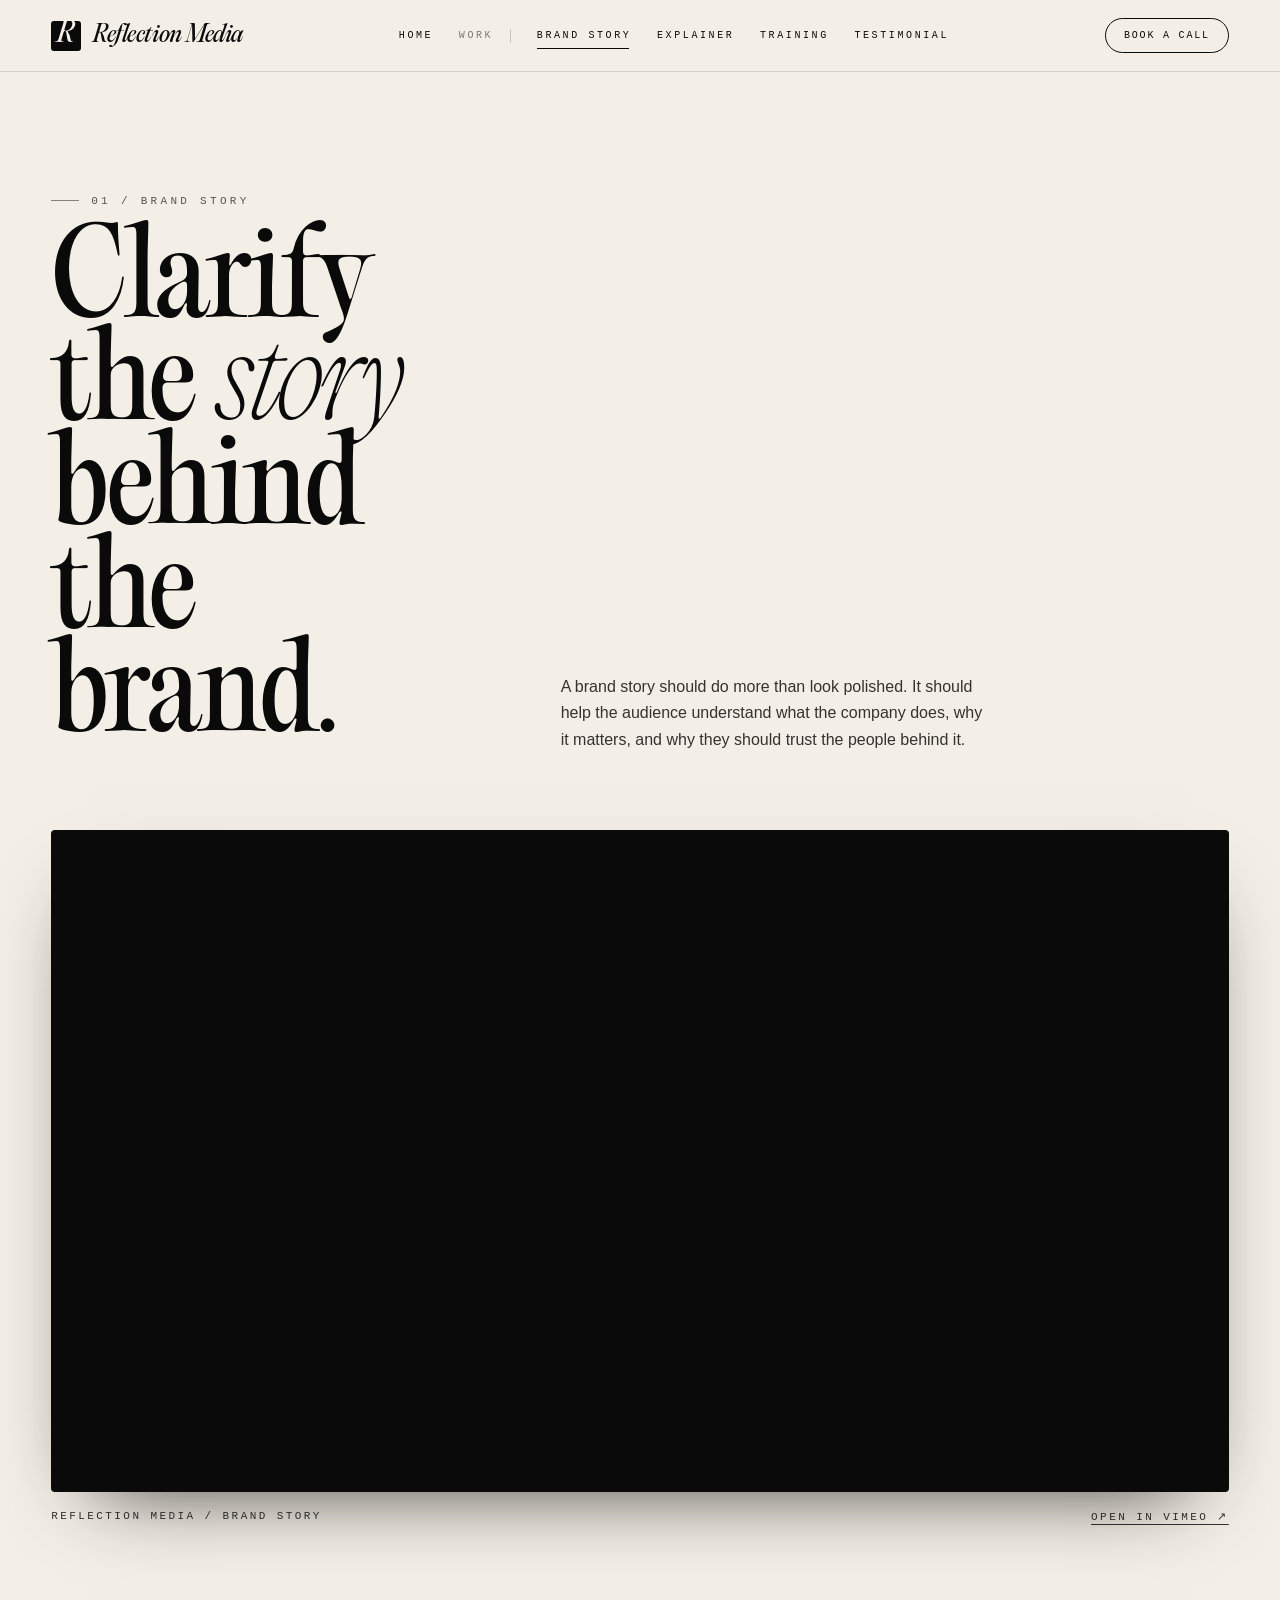
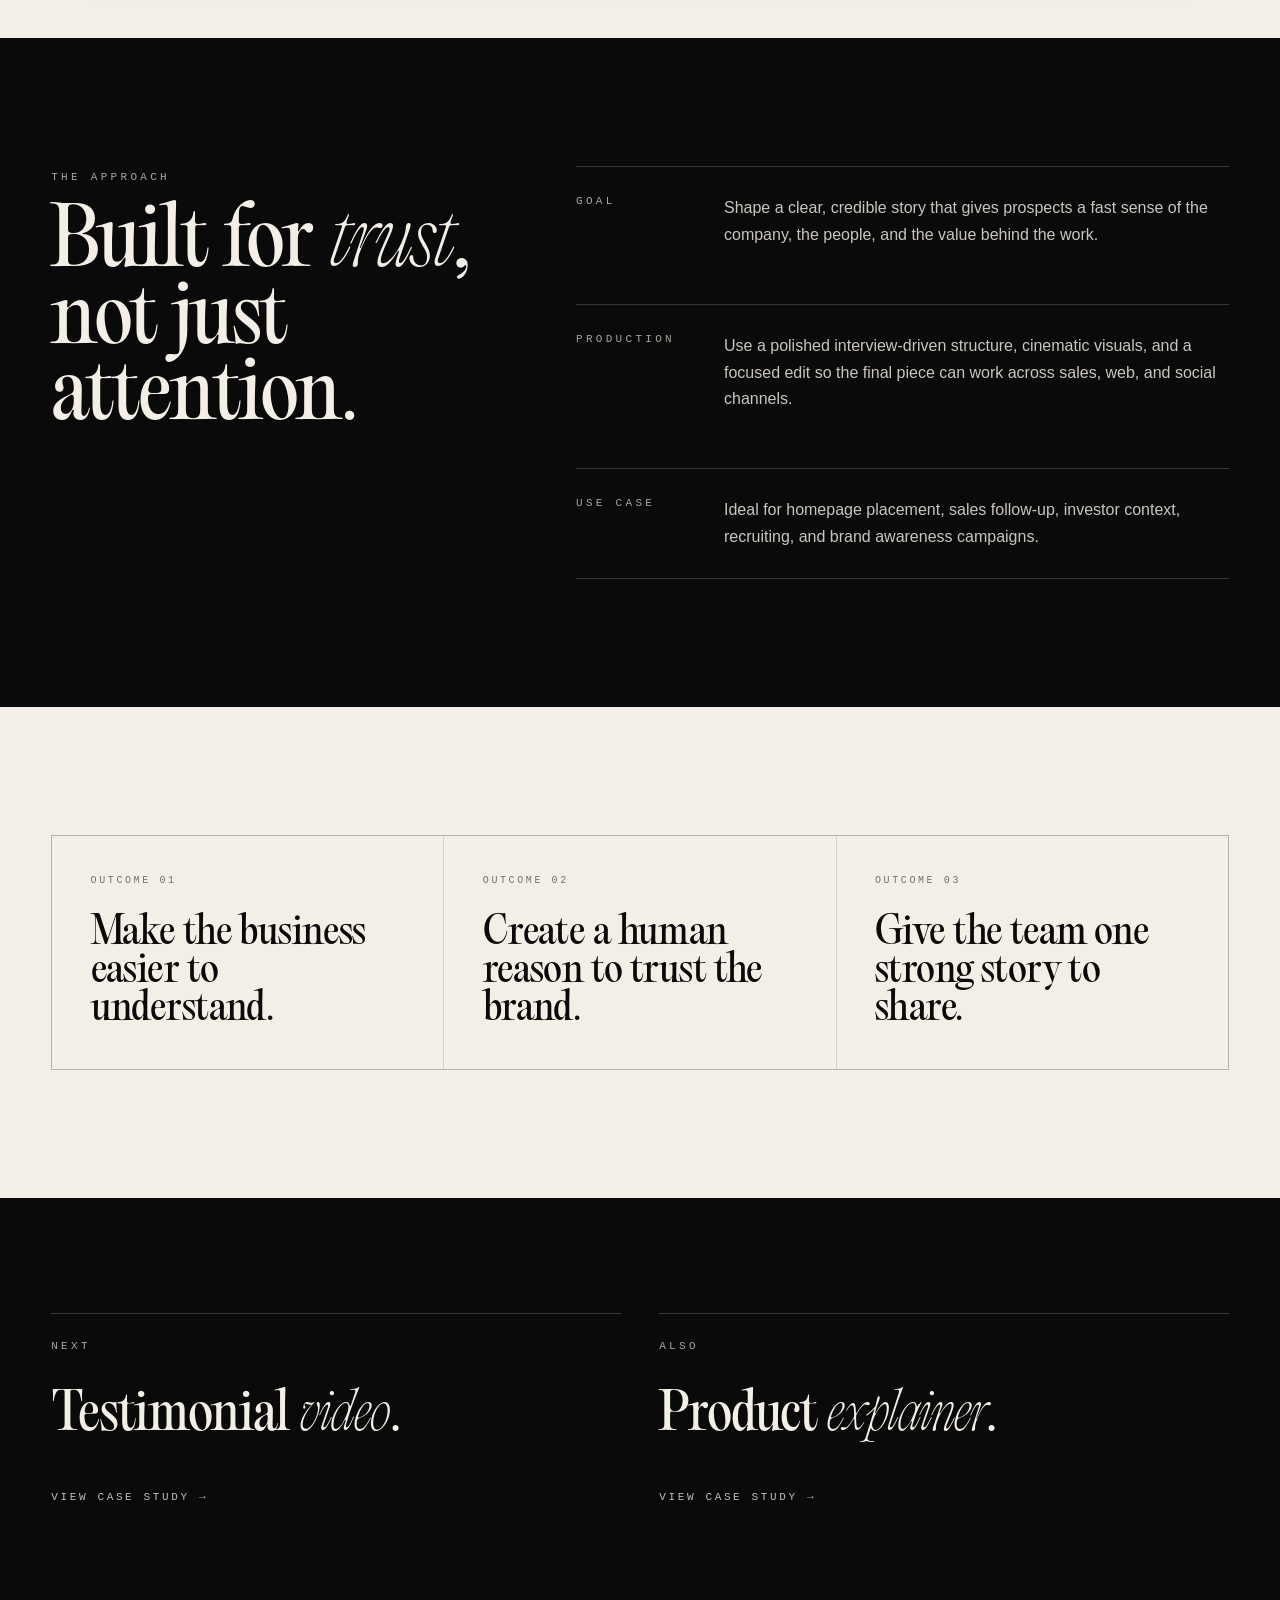
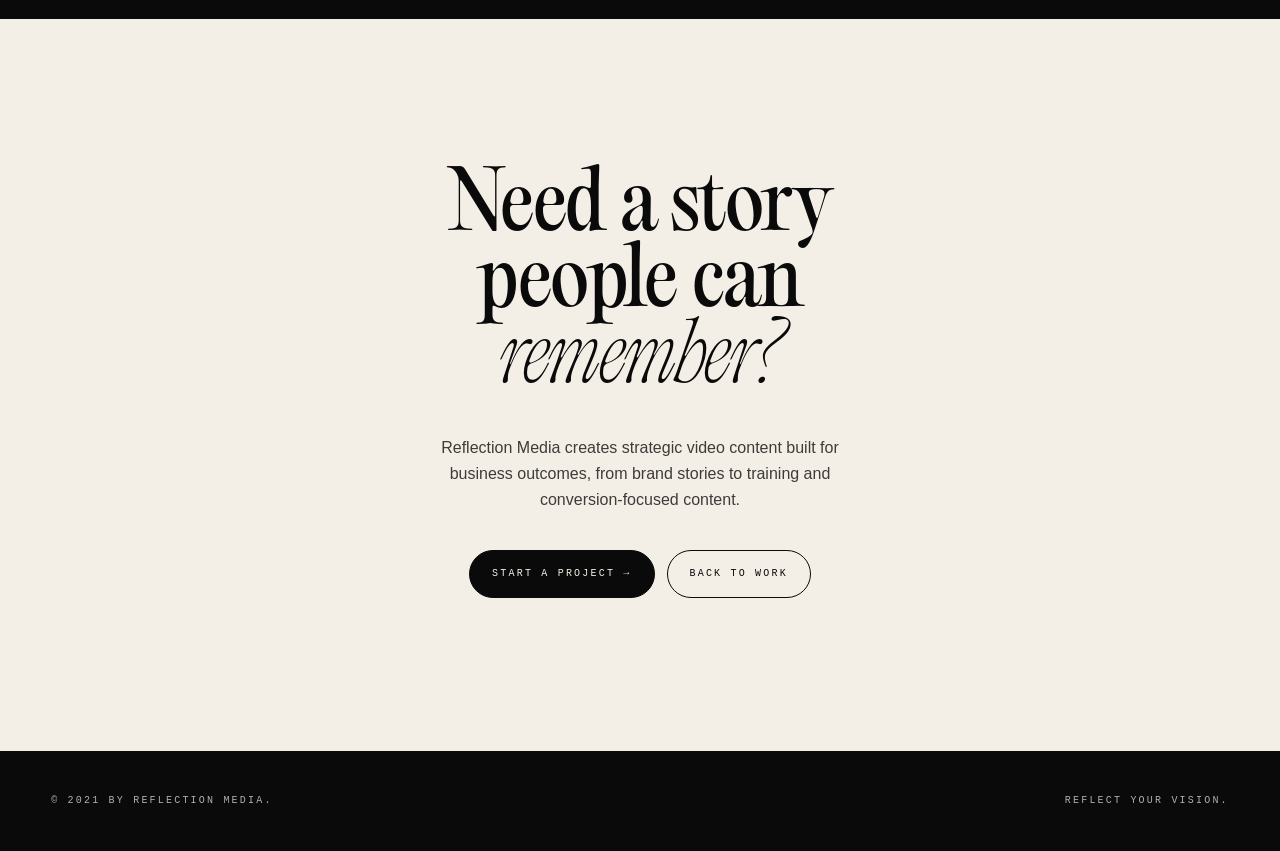
<file: work/brand-story/index.html>
<!doctype html>
<html lang="en">
<head>
<meta charset="utf-8" />
<meta name="viewport" content="width=device-width, initial-scale=1" />
<title>Brand Story Video Example | Reflection Media</title>
<meta name="description" content="A Reflection Media brand story video case study showing cinematic storytelling built to clarify a company's message and build trust." />
<link rel="canonical" href="https://www.reflectionmedia.io/work/brand-story/" />
<meta name="robots" content="index,follow,max-image-preview:large,max-snippet:-1,max-video-preview:-1" />
<meta property="og:type" content="video.other" />
<meta property="og:title" content="Brand Story Video Example | Reflection Media" />
<meta property="og:description" content="A dedicated watch page for a Reflection Media brand story video production example." />
<meta property="og:url" content="https://www.reflectionmedia.io/work/brand-story/" />
<meta property="og:image" content="https://vumbnail.com/1189475593.jpg" />
<meta name="twitter:card" content="summary_large_image" />
<meta name="twitter:title" content="Brand Story Video Example | Reflection Media" />
<meta name="twitter:description" content="A dedicated watch page for a Reflection Media brand story video production example." />
<meta name="twitter:image" content="https://vumbnail.com/1189475593.jpg" />
<link rel="preconnect" href="https://www.googletagmanager.com">
<script async src="https://www.googletagmanager.com/gtag/js?id=G-XQBWXLCRM1"></script>
<script>
  window.dataLayer = window.dataLayer || [];
  function gtag(){ dataLayer.push(arguments); }
  gtag('js', new Date());
  gtag('config', 'G-XQBWXLCRM1');
</script>
<script type="application/ld+json">
{
  "@context": "https://schema.org",
  "@type": "VideoObject",
  "@id": "https://www.reflectionmedia.io/work/brand-story/#video",
  "name": "Brand story video example",
  "description": "A Reflection Media brand story video production example built to clarify a company's message and build trust.",
  "thumbnailUrl": "https://vumbnail.com/1189475593.jpg",
  "uploadDate": "2026-05-05",
  "embedUrl": "https://player.vimeo.com/video/1189475593",
  "contentUrl": "https://vimeo.com/1189475593",
  "publisher": {
    "@type": "Organization",
    "name": "Reflection Media LLC",
    "url": "https://www.reflectionmedia.io/"
  }
}
</script>
<link rel="stylesheet" href="../case-study.css" />
</head>
<body>
<nav class="nav" aria-label="Primary">
  <a class="brand" href="../../"><span class="brand-mark">R</span><span><em>Reflection</em> Media</span></a>
  <div class="nav-links">
    <a href="../../#top">Home</a>
    <a class="nav-parent" href="../../#work">Work</a>
    <span class="is-current" aria-current="page">Brand Story</span>
    <a href="../product-explainer/">Explainer</a>
    <a href="../training-video/">Training</a>
    <a href="../testimonial-video/">Testimonial</a>
  </div>
  <a class="nav-cta" href="https://calendar.google.com/calendar/u/0/appointments/schedules/AcZssZ0l6gLzGVscoM7kstjesSZBg75LzFBwXCjKDgVEwJFN16A7efqFNBro5NYcolh-IVgV-rFoZMfj" target="_blank" rel="noopener">Book a call</a>
</nav>

<main>
  <section class="hero">
    <div class="container kicker">
      <div>
        <span class="eyebrow">01 / Brand Story</span>
        <h1>Clarify the <em>story</em> behind the brand.</h1>
      </div>
      <p class="summary">A brand story should do more than look polished. It should help the audience understand what the company does, why it matters, and why they should trust the people behind it.</p>
    </div>
  </section>

  <section class="video-shell" aria-label="Watch brand story video">
    <div class="watch-frame">
      <div class="ratio">
        <iframe src="https://player.vimeo.com/video/1189475593?dnt=1&title=0&byline=0&portrait=0" title="Reflection Media brand story video example" allow="autoplay; fullscreen; picture-in-picture" allowfullscreen></iframe>
      </div>
    </div>
    <div class="watch-meta">
      <span>Reflection Media / Brand Story</span>
      <a href="https://vimeo.com/1189475593" target="_blank" rel="noopener">Open in Vimeo ↗</a>
    </div>
  </section>

  <section class="details">
    <div class="details-grid">
      <div>
        <span class="label">The approach</span>
        <h2>Built for <em>trust</em>, not just attention.</h2>
      </div>
      <div class="detail-stack">
        <div class="detail-row">
          <span class="meta-label">Goal</span>
          <p>Shape a clear, credible story that gives prospects a fast sense of the company, the people, and the value behind the work.</p>
        </div>
        <div class="detail-row">
          <span class="meta-label">Production</span>
          <p>Use a polished interview-driven structure, cinematic visuals, and a focused edit so the final piece can work across sales, web, and social channels.</p>
        </div>
        <div class="detail-row">
          <span class="meta-label">Use case</span>
          <p>Ideal for homepage placement, sales follow-up, investor context, recruiting, and brand awareness campaigns.</p>
        </div>
      </div>
    </div>
  </section>

  <section class="outcomes">
    <div class="outcomes-grid">
      <article class="outcome"><span>Outcome 01</span><h3>Make the business easier to understand.</h3></article>
      <article class="outcome"><span>Outcome 02</span><h3>Create a human reason to trust the brand.</h3></article>
      <article class="outcome"><span>Outcome 03</span><h3>Give the team one strong story to share.</h3></article>
    </div>
  </section>

  <section class="next" aria-label="More case studies">
    <div class="next-grid">
      <a class="next-card" href="../testimonial-video/"><span class="meta-label">Next</span><h3>Testimonial <em>video</em>.</h3><span class="arrow">View case study →</span></a>
      <a class="next-card" href="../product-explainer/"><span class="meta-label">Also</span><h3>Product <em>explainer</em>.</h3><span class="arrow">View case study →</span></a>
    </div>
  </section>

  <section class="cta">
    <h2>Need a story people can <em>remember?</em></h2>
    <p>Reflection Media creates strategic video content built for business outcomes, from brand stories to training and conversion-focused content.</p>
    <div class="btn-row">
      <a class="btn dark" href="https://calendar.google.com/calendar/u/0/appointments/schedules/AcZssZ0l6gLzGVscoM7kstjesSZBg75LzFBwXCjKDgVEwJFN16A7efqFNBro5NYcolh-IVgV-rFoZMfj" target="_blank" rel="noopener">Start a project →</a>
      <a class="btn" href="../../#work">Back to work</a>
    </div>
  </section>
</main>

<footer><div class="foot"><span>© 2021 by Reflection Media.</span><span>Reflect Your Vision.</span></div></footer>
</body>
</html>
</file>
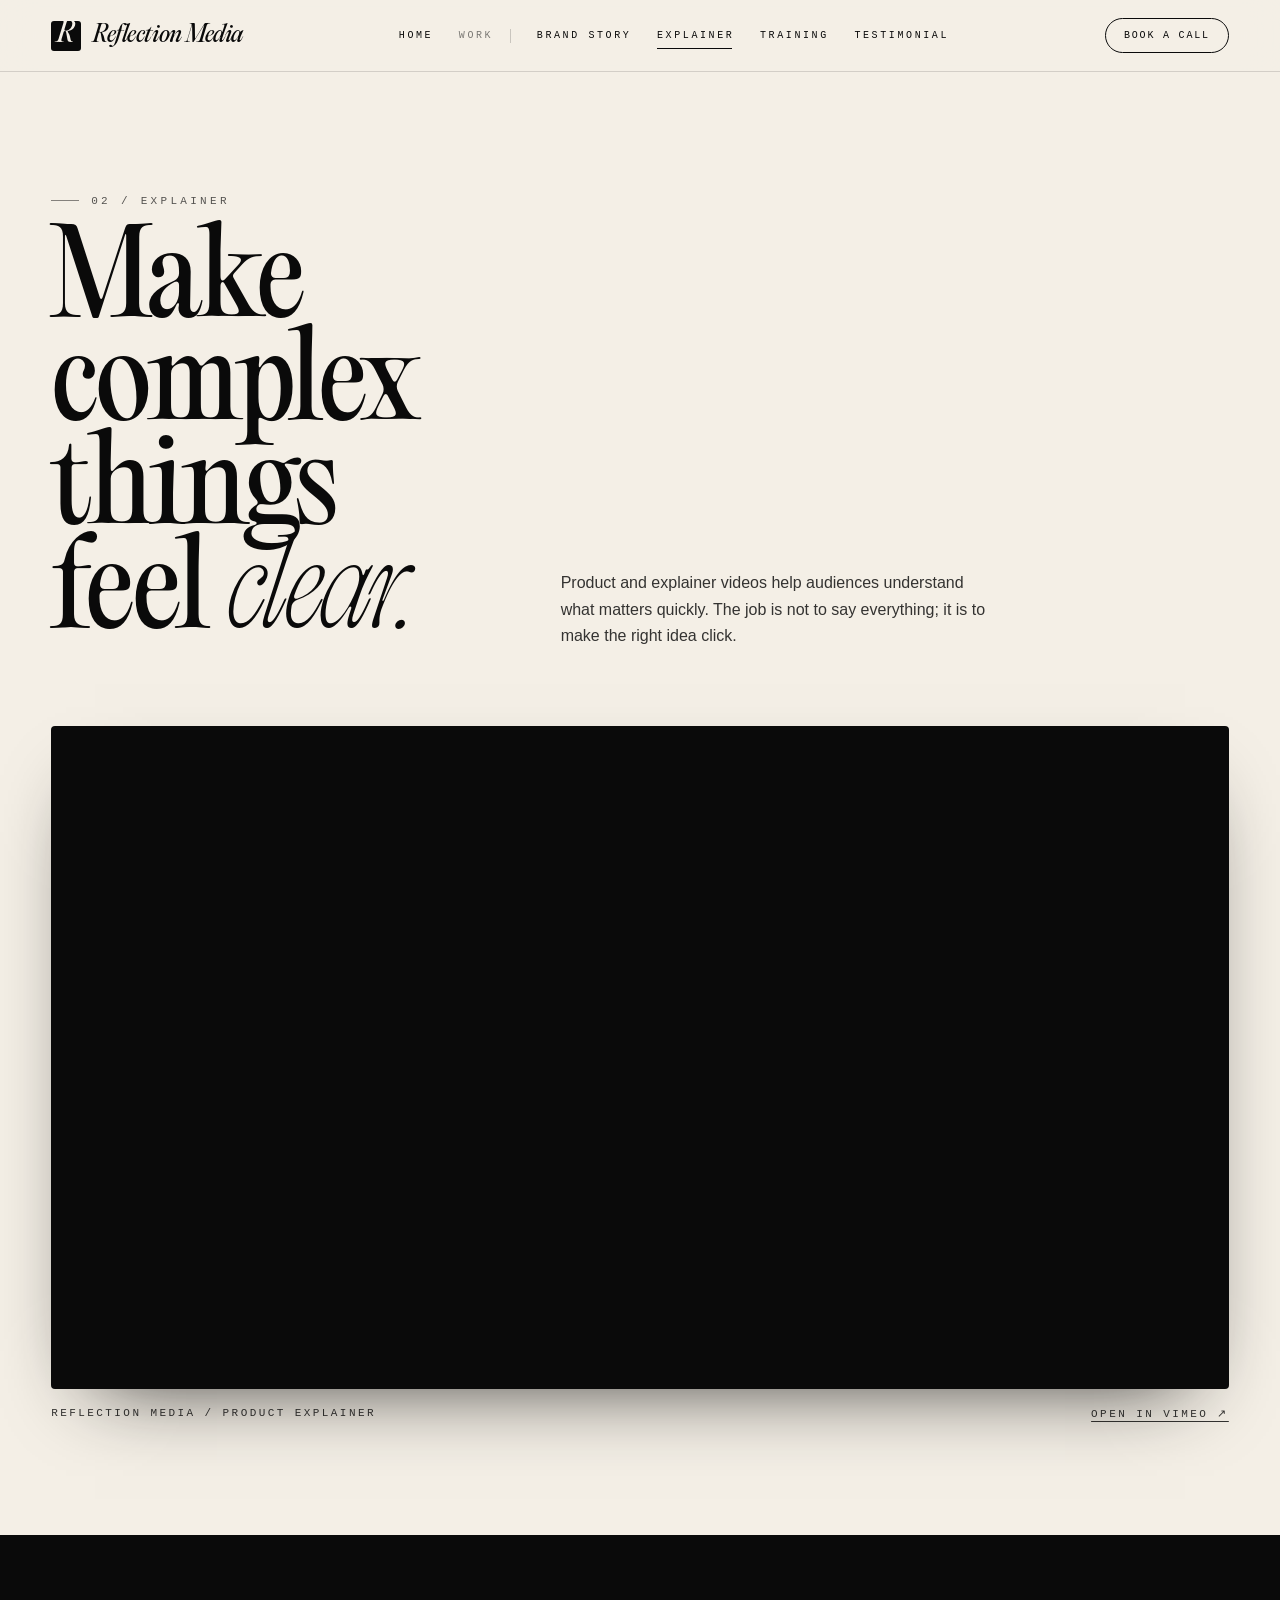
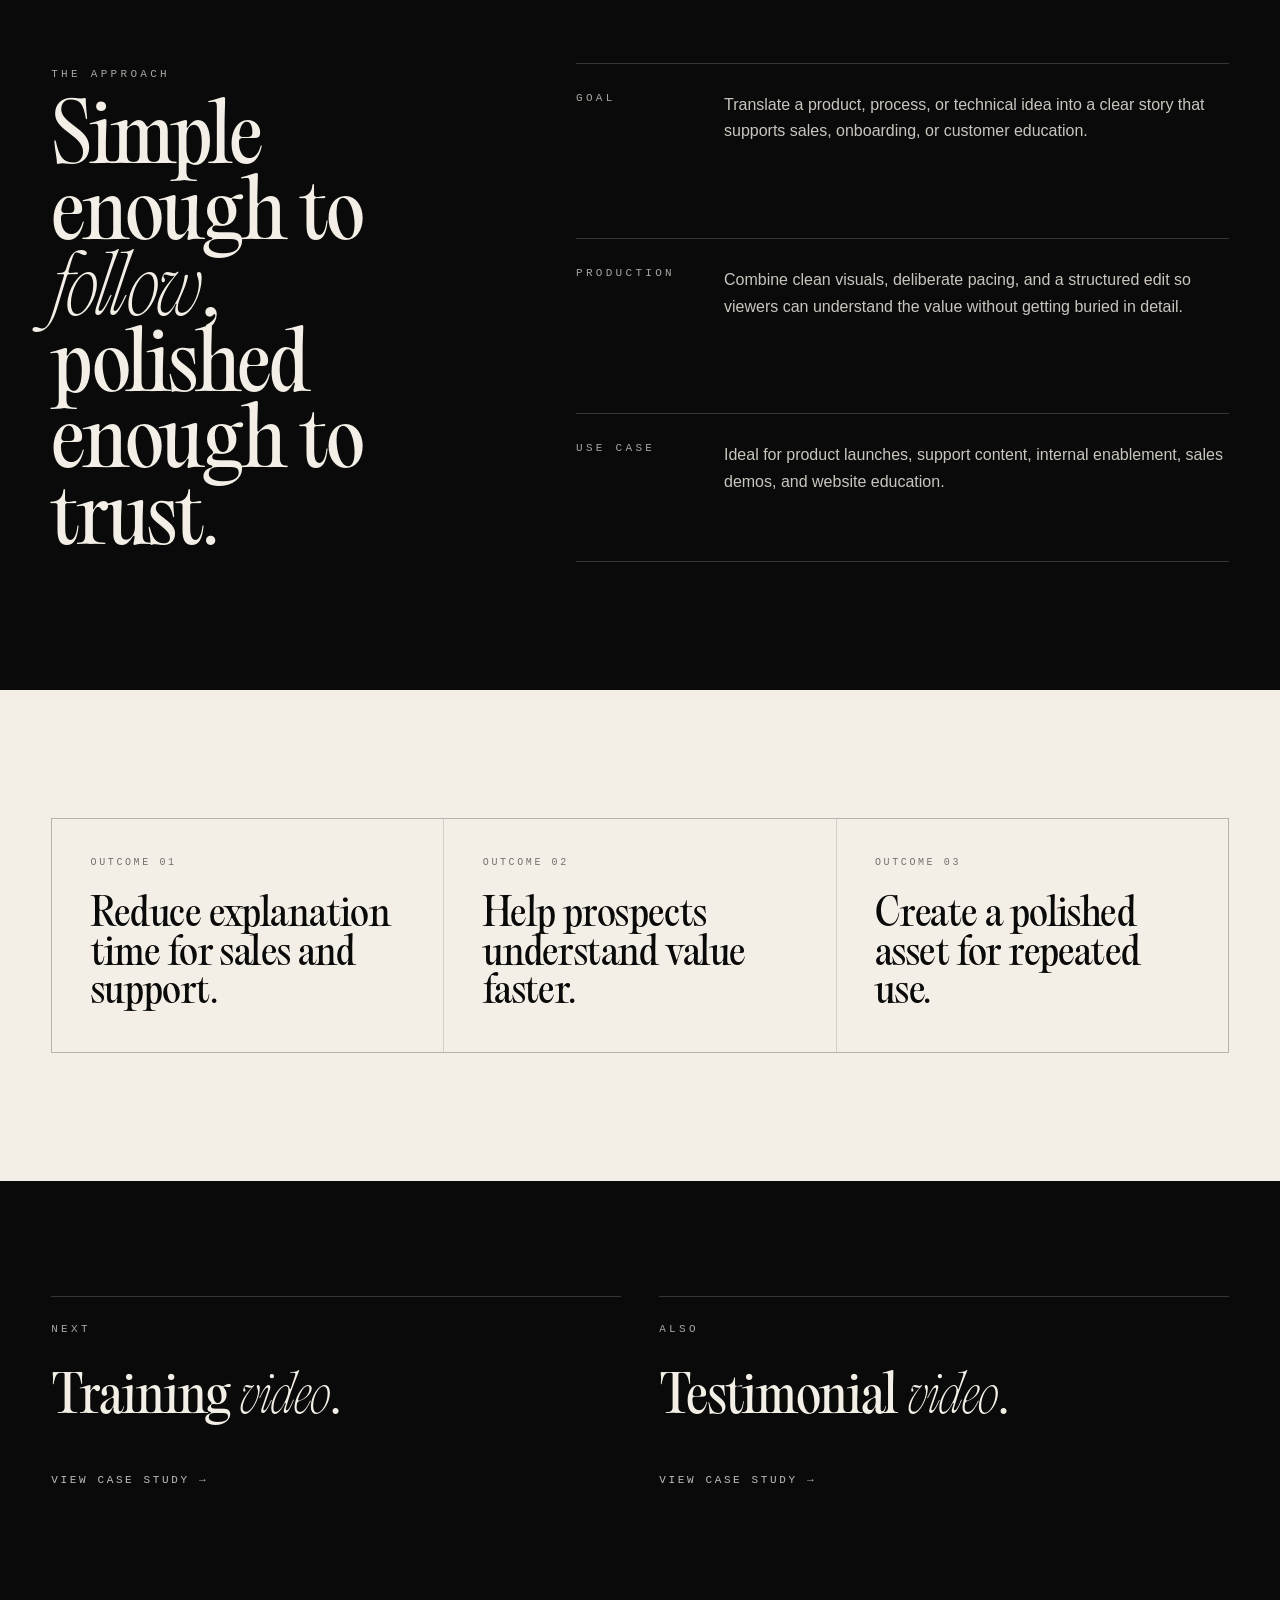
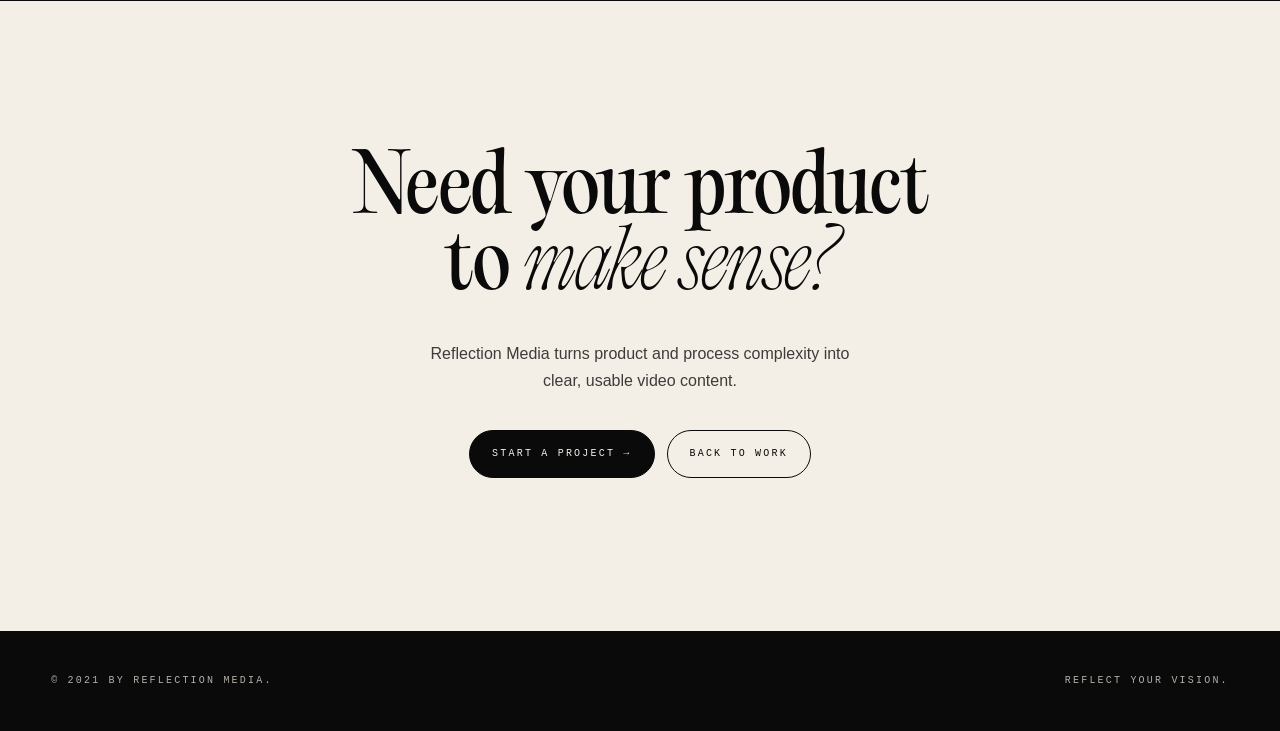
<file: work/product-explainer/index.html>
<!doctype html>
<html lang="en">
<head>
<meta charset="utf-8" />
<meta name="viewport" content="width=device-width, initial-scale=1" />
<title>Product Explainer Video Example | Reflection Media</title>
<meta name="description" content="A Reflection Media product explainer video case study showing how clear video can make complex products easier to understand." />
<link rel="canonical" href="https://www.reflectionmedia.io/work/product-explainer/" />
<meta name="robots" content="index,follow,max-image-preview:large,max-snippet:-1,max-video-preview:-1" />
<meta property="og:type" content="video.other" />
<meta property="og:title" content="Product Explainer Video Example | Reflection Media" />
<meta property="og:description" content="A dedicated watch page for a Reflection Media product explainer video production example." />
<meta property="og:url" content="https://www.reflectionmedia.io/work/product-explainer/" />
<meta property="og:image" content="https://vumbnail.com/1189475388.jpg" />
<meta name="twitter:card" content="summary_large_image" />
<meta name="twitter:title" content="Product Explainer Video Example | Reflection Media" />
<meta name="twitter:description" content="A dedicated watch page for a Reflection Media product explainer video production example." />
<meta name="twitter:image" content="https://vumbnail.com/1189475388.jpg" />
<link rel="preconnect" href="https://www.googletagmanager.com">
<script async src="https://www.googletagmanager.com/gtag/js?id=G-XQBWXLCRM1"></script>
<script>
  window.dataLayer = window.dataLayer || [];
  function gtag(){ dataLayer.push(arguments); }
  gtag('js', new Date());
  gtag('config', 'G-XQBWXLCRM1');
</script>
<script type="application/ld+json">
{
  "@context": "https://schema.org",
  "@type": "VideoObject",
  "@id": "https://www.reflectionmedia.io/work/product-explainer/#video",
  "name": "Product explainer video example",
  "description": "A Reflection Media product explainer video production example built to make complex products easier to understand.",
  "thumbnailUrl": "https://vumbnail.com/1189475388.jpg",
  "uploadDate": "2026-05-05",
  "embedUrl": "https://player.vimeo.com/video/1189475388",
  "contentUrl": "https://vimeo.com/1189475388",
  "publisher": {
    "@type": "Organization",
    "name": "Reflection Media LLC",
    "url": "https://www.reflectionmedia.io/"
  }
}
</script>
<link rel="stylesheet" href="../case-study.css" />
</head>
<body>
<nav class="nav" aria-label="Primary">
  <a class="brand" href="../../"><span class="brand-mark">R</span><span><em>Reflection</em> Media</span></a>
  <div class="nav-links">
    <a href="../../#top">Home</a>
    <a class="nav-parent" href="../../#work">Work</a>
    <a href="../brand-story/">Brand Story</a>
    <span class="is-current" aria-current="page">Explainer</span>
    <a href="../training-video/">Training</a>
    <a href="../testimonial-video/">Testimonial</a>
  </div>
  <a class="nav-cta" href="https://calendar.google.com/calendar/u/0/appointments/schedules/AcZssZ0l6gLzGVscoM7kstjesSZBg75LzFBwXCjKDgVEwJFN16A7efqFNBro5NYcolh-IVgV-rFoZMfj" target="_blank" rel="noopener">Book a call</a>
</nav>

<main>
  <section class="hero">
    <div class="container kicker">
      <div>
        <span class="eyebrow">02 / Explainer</span>
        <h1>Make complex things feel <em>clear.</em></h1>
      </div>
      <p class="summary">Product and explainer videos help audiences understand what matters quickly. The job is not to say everything; it is to make the right idea click.</p>
    </div>
  </section>

  <section class="video-shell" aria-label="Watch product explainer video">
    <div class="watch-frame">
      <div class="ratio">
        <iframe src="https://player.vimeo.com/video/1189475388?dnt=1&title=0&byline=0&portrait=0" title="Reflection Media product explainer video example" allow="autoplay; fullscreen; picture-in-picture" allowfullscreen></iframe>
      </div>
    </div>
    <div class="watch-meta">
      <span>Reflection Media / Product Explainer</span>
      <a href="https://vimeo.com/1189475388" target="_blank" rel="noopener">Open in Vimeo ↗</a>
    </div>
  </section>

  <section class="details">
    <div class="details-grid">
      <div>
        <span class="label">The approach</span>
        <h2>Simple enough to <em>follow</em>, polished enough to trust.</h2>
      </div>
      <div class="detail-stack">
        <div class="detail-row"><span class="meta-label">Goal</span><p>Translate a product, process, or technical idea into a clear story that supports sales, onboarding, or customer education.</p></div>
        <div class="detail-row"><span class="meta-label">Production</span><p>Combine clean visuals, deliberate pacing, and a structured edit so viewers can understand the value without getting buried in detail.</p></div>
        <div class="detail-row"><span class="meta-label">Use case</span><p>Ideal for product launches, support content, internal enablement, sales demos, and website education.</p></div>
      </div>
    </div>
  </section>

  <section class="outcomes">
    <div class="outcomes-grid">
      <article class="outcome"><span>Outcome 01</span><h3>Reduce explanation time for sales and support.</h3></article>
      <article class="outcome"><span>Outcome 02</span><h3>Help prospects understand value faster.</h3></article>
      <article class="outcome"><span>Outcome 03</span><h3>Create a polished asset for repeated use.</h3></article>
    </div>
  </section>

  <section class="next" aria-label="More case studies">
    <div class="next-grid">
      <a class="next-card" href="../training-video/"><span class="meta-label">Next</span><h3>Training <em>video</em>.</h3><span class="arrow">View case study →</span></a>
      <a class="next-card" href="../testimonial-video/"><span class="meta-label">Also</span><h3>Testimonial <em>video</em>.</h3><span class="arrow">View case study →</span></a>
    </div>
  </section>

  <section class="cta">
    <h2>Need your product to <em>make sense?</em></h2>
    <p>Reflection Media turns product and process complexity into clear, usable video content.</p>
    <div class="btn-row">
      <a class="btn dark" href="https://calendar.google.com/calendar/u/0/appointments/schedules/AcZssZ0l6gLzGVscoM7kstjesSZBg75LzFBwXCjKDgVEwJFN16A7efqFNBro5NYcolh-IVgV-rFoZMfj" target="_blank" rel="noopener">Start a project →</a>
      <a class="btn" href="../../#work">Back to work</a>
    </div>
  </section>
</main>

<footer><div class="foot"><span>© 2021 by Reflection Media.</span><span>Reflect Your Vision.</span></div></footer>
</body>
</html>
</file>
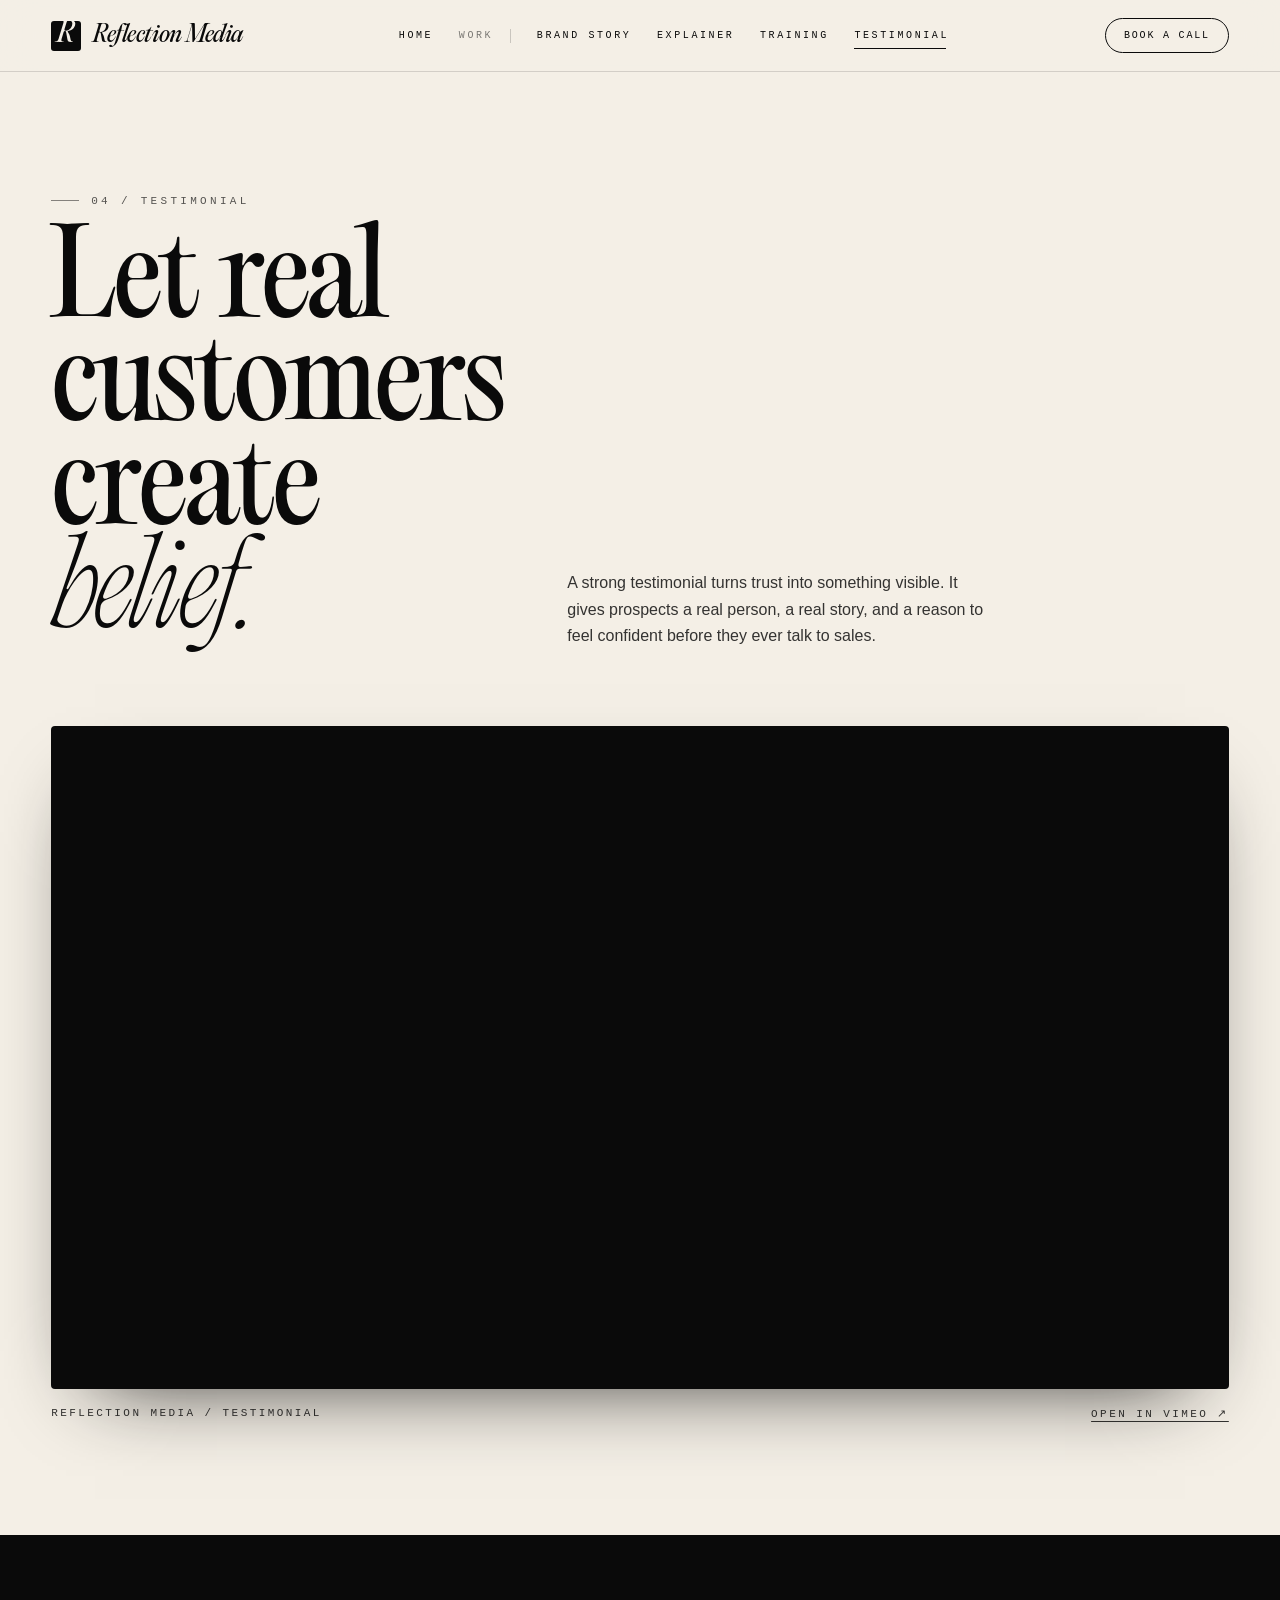
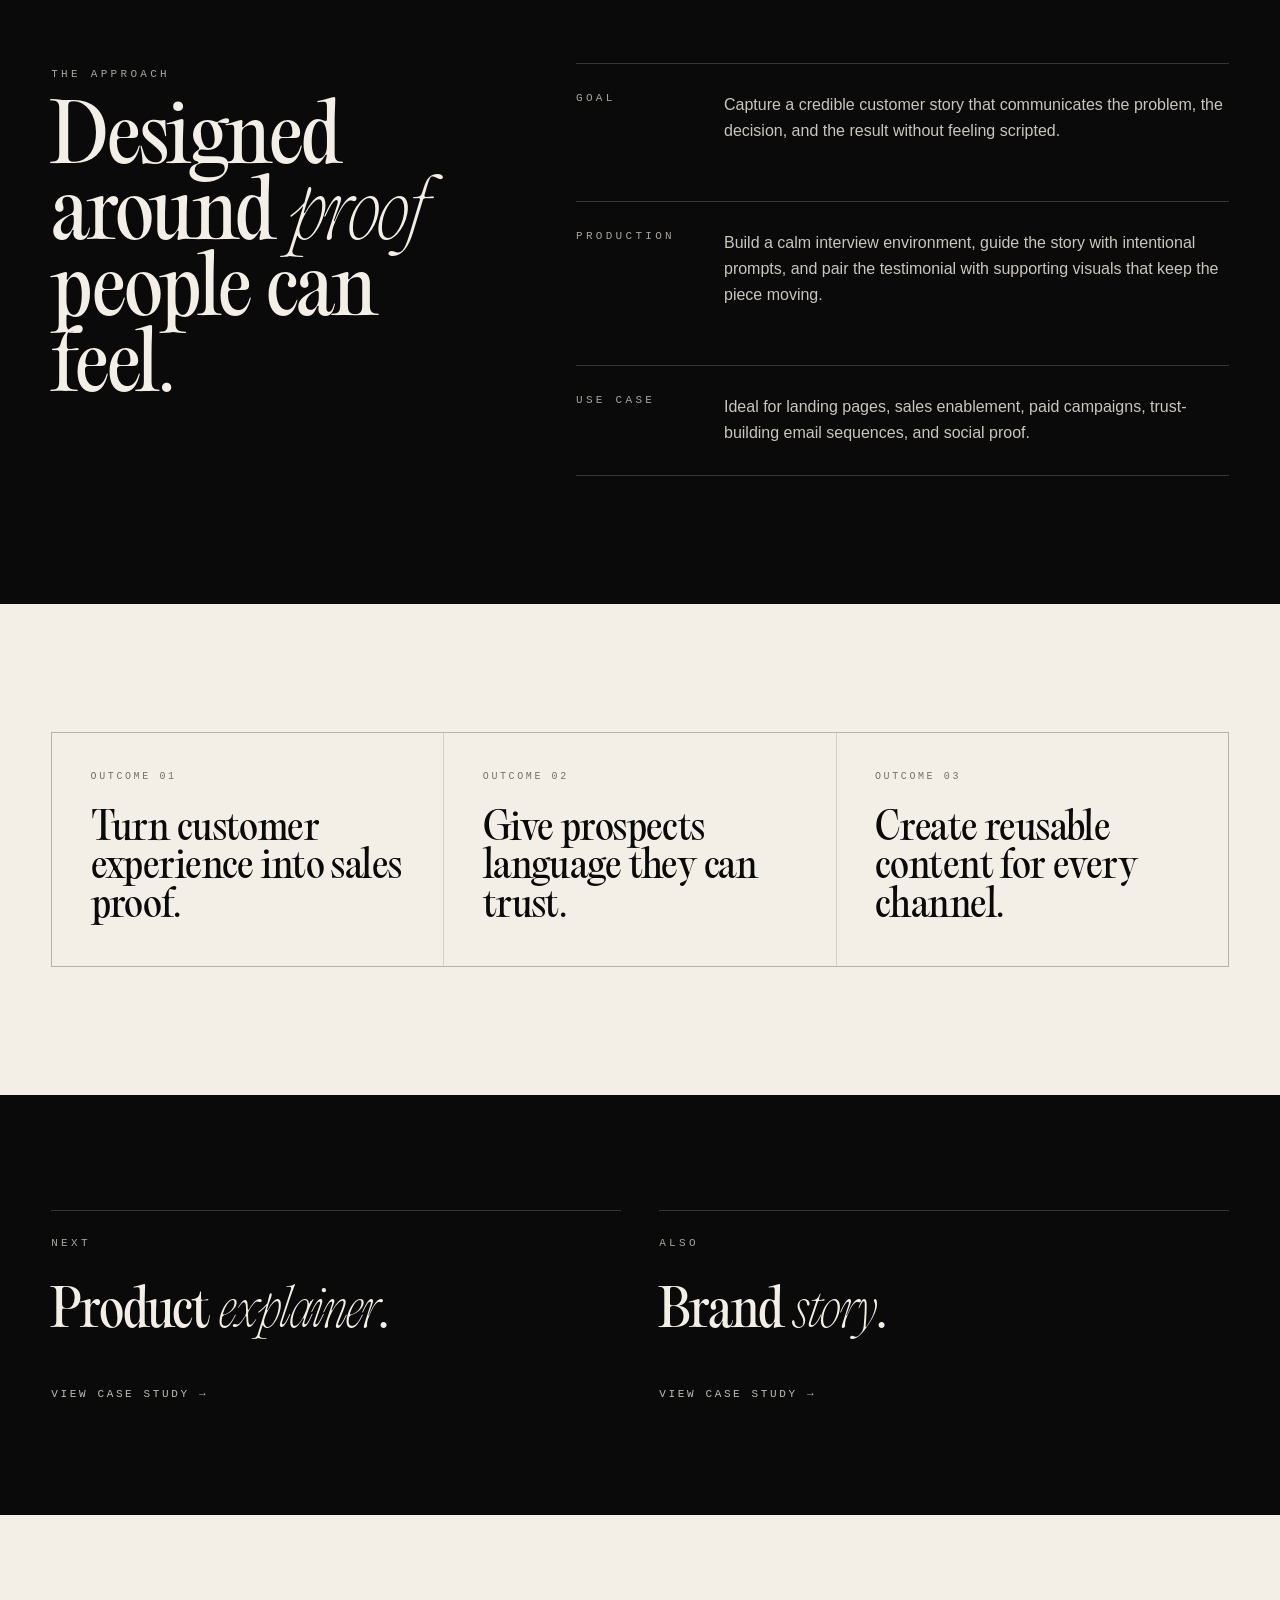
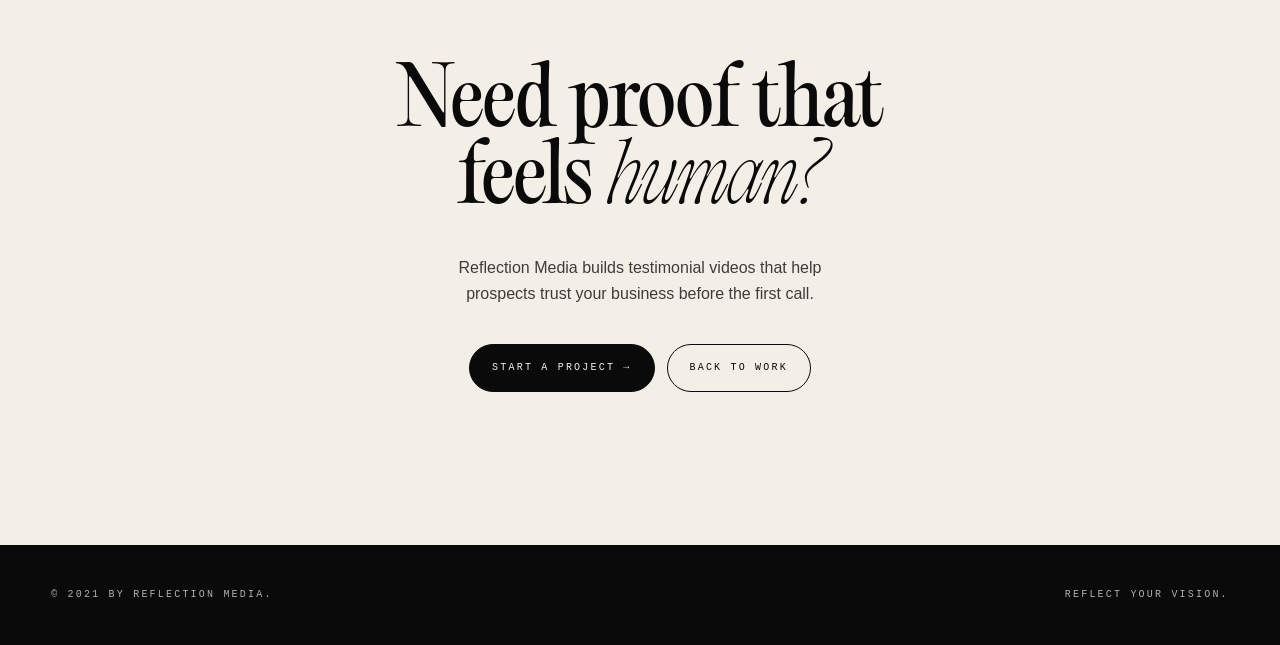
<file: work/testimonial-video/index.html>
<!doctype html>
<html lang="en">
<head>
<meta charset="utf-8" />
<meta name="viewport" content="width=device-width, initial-scale=1" />
<title>Testimonial Video Example | Reflection Media</title>
<meta name="description" content="A Reflection Media testimonial video case study showing authentic customer storytelling designed to build credibility and trust." />
<link rel="canonical" href="https://www.reflectionmedia.io/work/testimonial-video/" />
<meta name="robots" content="index,follow,max-image-preview:large,max-snippet:-1,max-video-preview:-1" />
<meta property="og:type" content="video.other" />
<meta property="og:title" content="Testimonial Video Example | Reflection Media" />
<meta property="og:description" content="A dedicated watch page for a Reflection Media testimonial video production example." />
<meta property="og:url" content="https://www.reflectionmedia.io/work/testimonial-video/" />
<meta property="og:image" content="https://vumbnail.com/1189475214.jpg" />
<meta name="twitter:card" content="summary_large_image" />
<meta name="twitter:title" content="Testimonial Video Example | Reflection Media" />
<meta name="twitter:description" content="A dedicated watch page for a Reflection Media testimonial video production example." />
<meta name="twitter:image" content="https://vumbnail.com/1189475214.jpg" />
<link rel="preconnect" href="https://www.googletagmanager.com">
<script async src="https://www.googletagmanager.com/gtag/js?id=G-XQBWXLCRM1"></script>
<script>
  window.dataLayer = window.dataLayer || [];
  function gtag(){ dataLayer.push(arguments); }
  gtag('js', new Date());
  gtag('config', 'G-XQBWXLCRM1');
</script>
<script type="application/ld+json">
{
  "@context": "https://schema.org",
  "@type": "VideoObject",
  "@id": "https://www.reflectionmedia.io/work/testimonial-video/#video",
  "name": "Testimonial video example",
  "description": "A Reflection Media testimonial video production example designed to build credibility with real customer stories.",
  "thumbnailUrl": "https://vumbnail.com/1189475214.jpg",
  "uploadDate": "2026-05-05",
  "embedUrl": "https://player.vimeo.com/video/1189475214",
  "contentUrl": "https://vimeo.com/1189475214",
  "publisher": {
    "@type": "Organization",
    "name": "Reflection Media LLC",
    "url": "https://www.reflectionmedia.io/"
  }
}
</script>
<link rel="stylesheet" href="../case-study.css" />
</head>
<body>
<nav class="nav" aria-label="Primary">
  <a class="brand" href="../../"><span class="brand-mark">R</span><span><em>Reflection</em> Media</span></a>
  <div class="nav-links">
    <a href="../../#top">Home</a>
    <a class="nav-parent" href="../../#work">Work</a>
    <a href="../brand-story/">Brand Story</a>
    <a href="../product-explainer/">Explainer</a>
    <a href="../training-video/">Training</a>
    <span class="is-current" aria-current="page">Testimonial</span>
  </div>
  <a class="nav-cta" href="https://calendar.google.com/calendar/u/0/appointments/schedules/AcZssZ0l6gLzGVscoM7kstjesSZBg75LzFBwXCjKDgVEwJFN16A7efqFNBro5NYcolh-IVgV-rFoZMfj" target="_blank" rel="noopener">Book a call</a>
</nav>

<main>
  <section class="hero">
    <div class="container kicker">
      <div>
        <span class="eyebrow">04 / Testimonial</span>
        <h1>Let real customers create <em>belief.</em></h1>
      </div>
      <p class="summary">A strong testimonial turns trust into something visible. It gives prospects a real person, a real story, and a reason to feel confident before they ever talk to sales.</p>
    </div>
  </section>

  <section class="video-shell" aria-label="Watch testimonial video">
    <div class="watch-frame">
      <div class="ratio">
        <iframe src="https://player.vimeo.com/video/1189475214?dnt=1&title=0&byline=0&portrait=0" title="Reflection Media testimonial video example" allow="autoplay; fullscreen; picture-in-picture" allowfullscreen></iframe>
      </div>
    </div>
    <div class="watch-meta">
      <span>Reflection Media / Testimonial</span>
      <a href="https://vimeo.com/1189475214" target="_blank" rel="noopener">Open in Vimeo ↗</a>
    </div>
  </section>

  <section class="details">
    <div class="details-grid">
      <div>
        <span class="label">The approach</span>
        <h2>Designed around <em>proof</em> people can feel.</h2>
      </div>
      <div class="detail-stack">
        <div class="detail-row"><span class="meta-label">Goal</span><p>Capture a credible customer story that communicates the problem, the decision, and the result without feeling scripted.</p></div>
        <div class="detail-row"><span class="meta-label">Production</span><p>Build a calm interview environment, guide the story with intentional prompts, and pair the testimonial with supporting visuals that keep the piece moving.</p></div>
        <div class="detail-row"><span class="meta-label">Use case</span><p>Ideal for landing pages, sales enablement, paid campaigns, trust-building email sequences, and social proof.</p></div>
      </div>
    </div>
  </section>

  <section class="outcomes">
    <div class="outcomes-grid">
      <article class="outcome"><span>Outcome 01</span><h3>Turn customer experience into sales proof.</h3></article>
      <article class="outcome"><span>Outcome 02</span><h3>Give prospects language they can trust.</h3></article>
      <article class="outcome"><span>Outcome 03</span><h3>Create reusable content for every channel.</h3></article>
    </div>
  </section>

  <section class="next" aria-label="More case studies">
    <div class="next-grid">
      <a class="next-card" href="../product-explainer/"><span class="meta-label">Next</span><h3>Product <em>explainer</em>.</h3><span class="arrow">View case study →</span></a>
      <a class="next-card" href="../brand-story/"><span class="meta-label">Also</span><h3>Brand <em>story</em>.</h3><span class="arrow">View case study →</span></a>
    </div>
  </section>

  <section class="cta">
    <h2>Need proof that feels <em>human?</em></h2>
    <p>Reflection Media builds testimonial videos that help prospects trust your business before the first call.</p>
    <div class="btn-row">
      <a class="btn dark" href="https://calendar.google.com/calendar/u/0/appointments/schedules/AcZssZ0l6gLzGVscoM7kstjesSZBg75LzFBwXCjKDgVEwJFN16A7efqFNBro5NYcolh-IVgV-rFoZMfj" target="_blank" rel="noopener">Start a project →</a>
      <a class="btn" href="../../#work">Back to work</a>
    </div>
  </section>
</main>

<footer><div class="foot"><span>© 2021 by Reflection Media.</span><span>Reflect Your Vision.</span></div></footer>
</body>
</html>
</file>
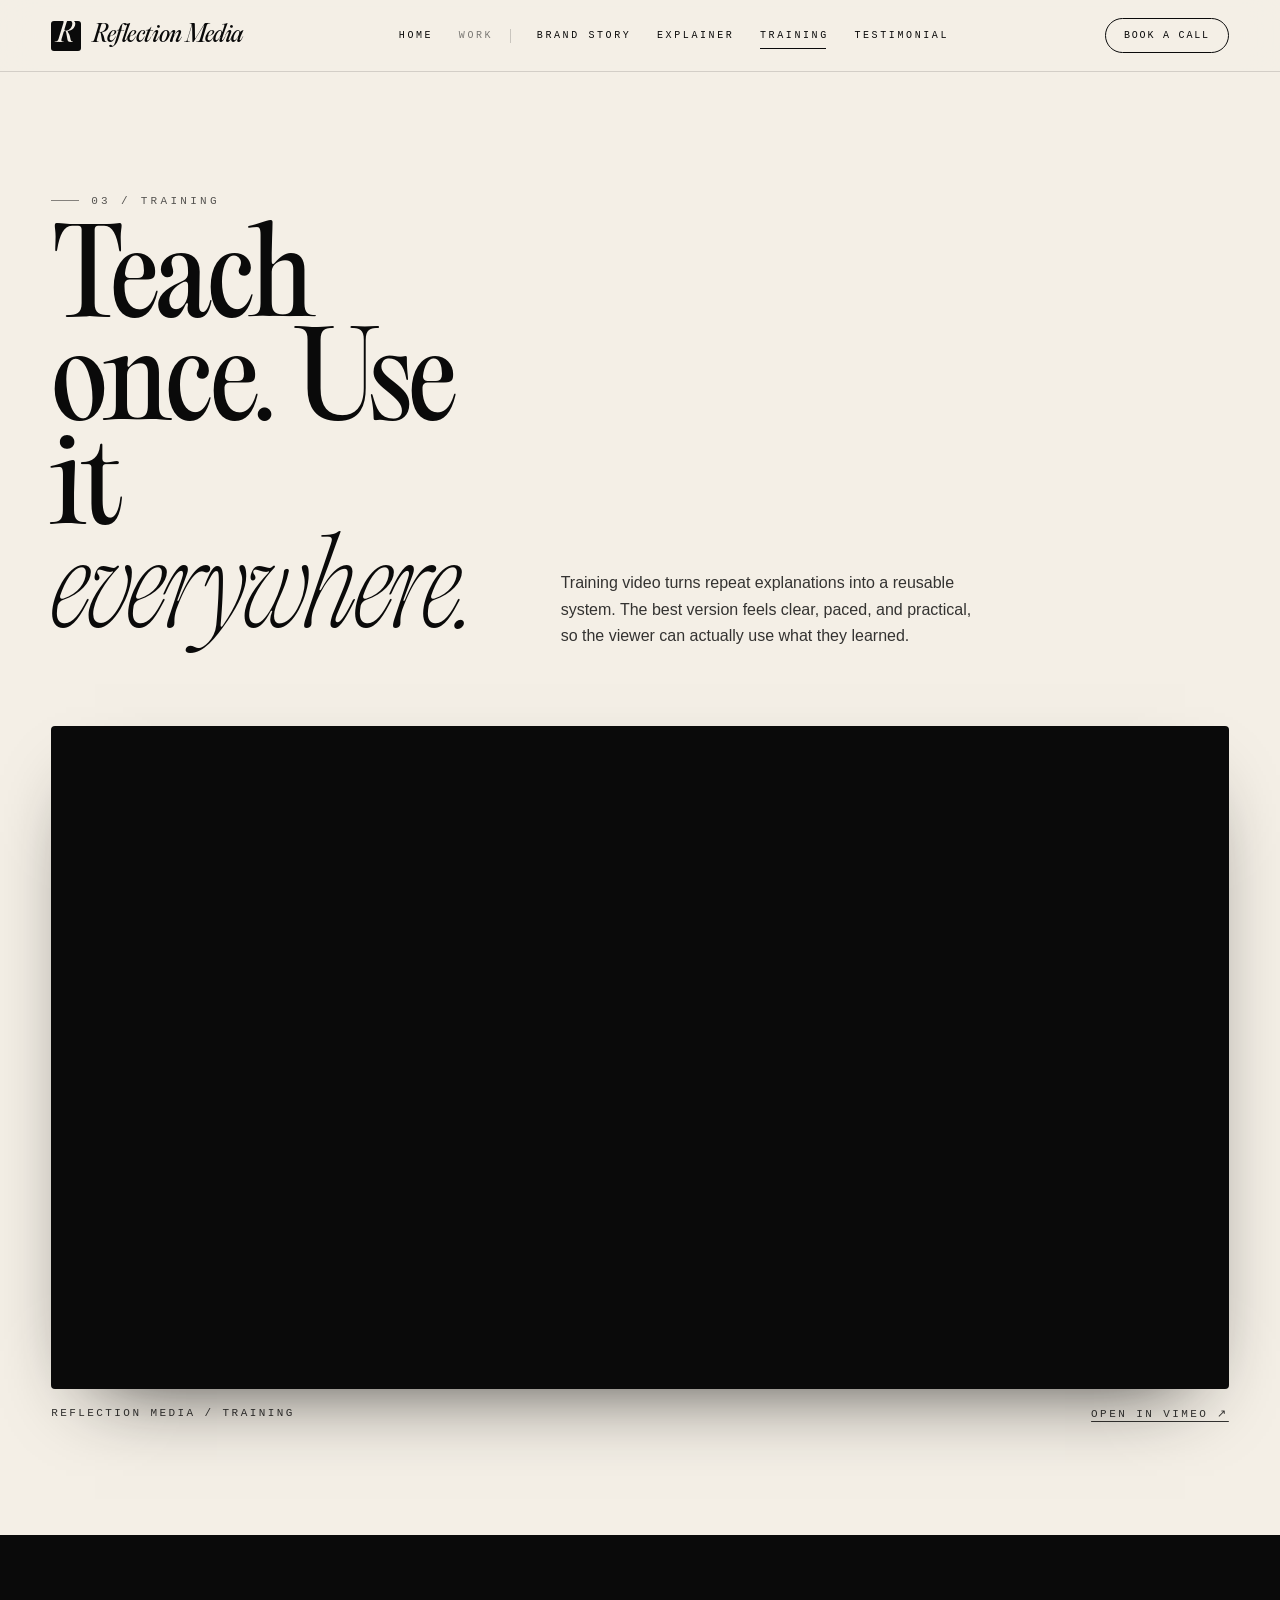
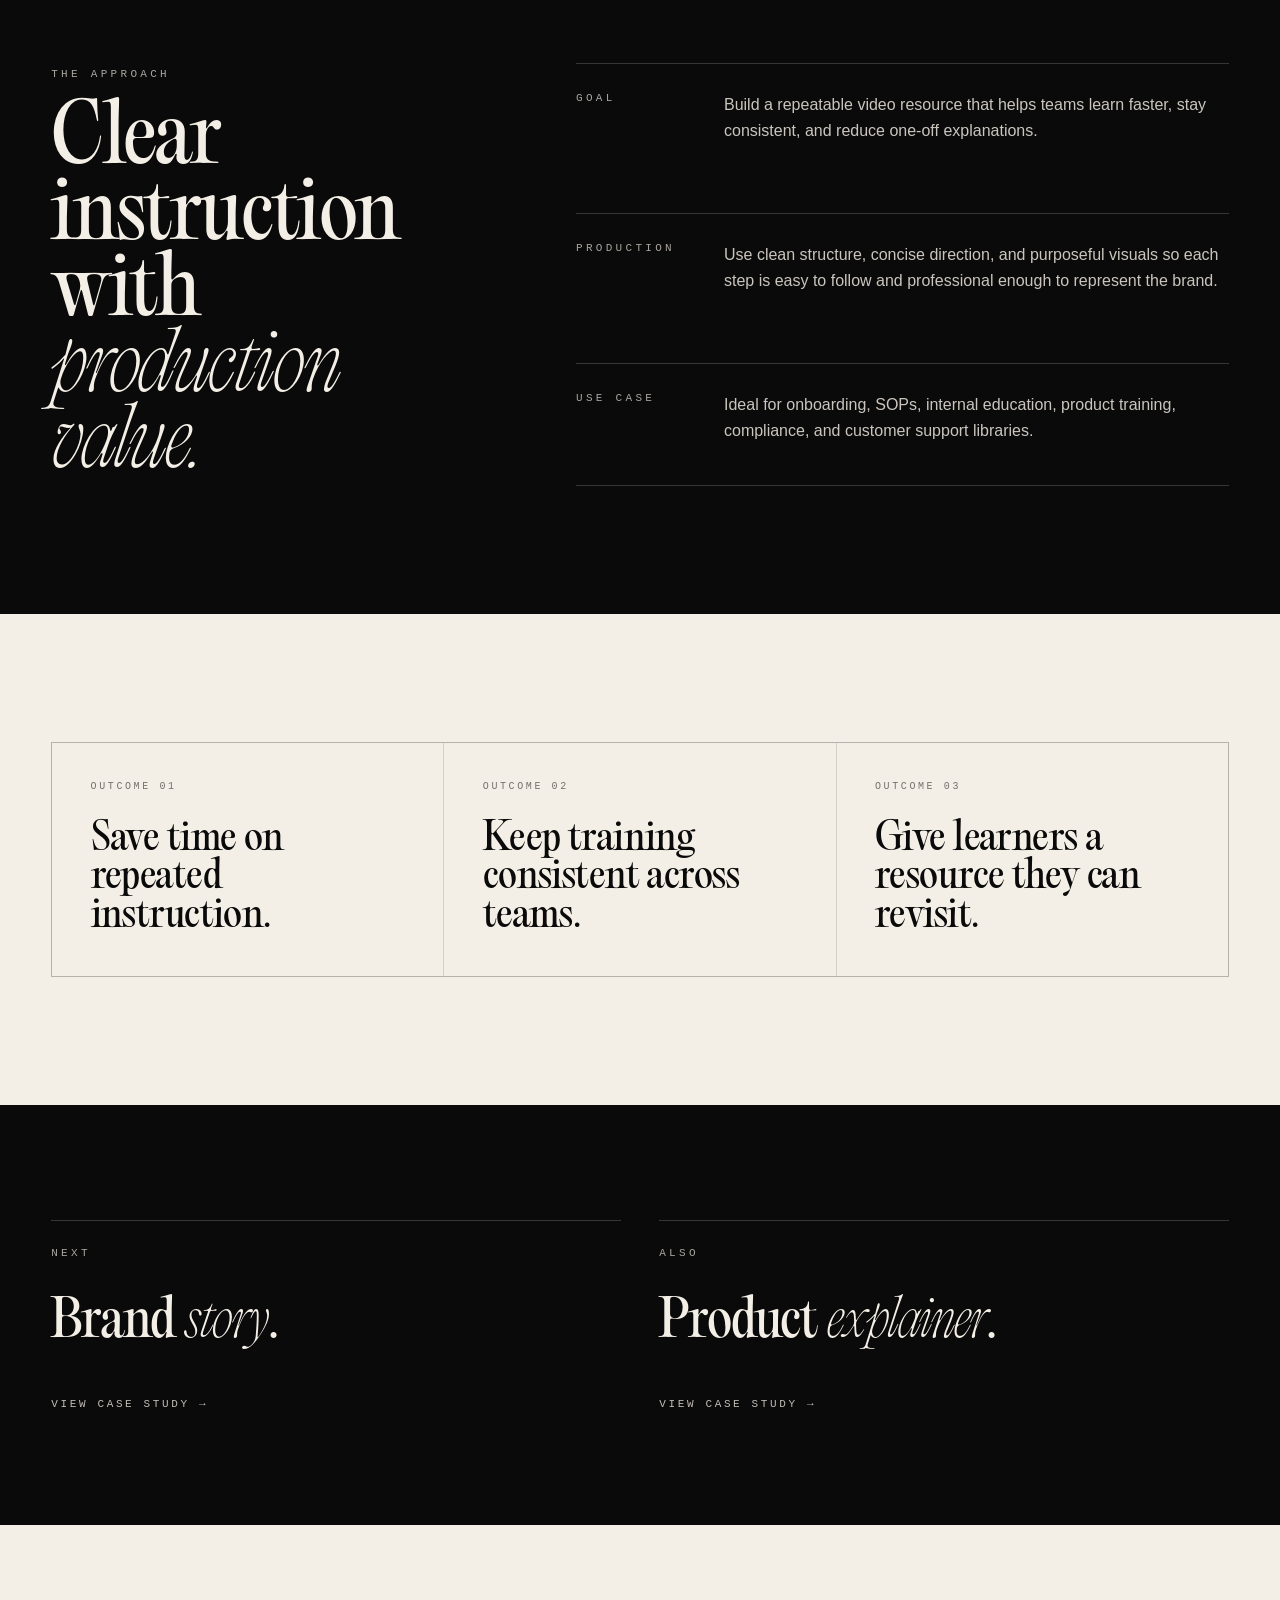
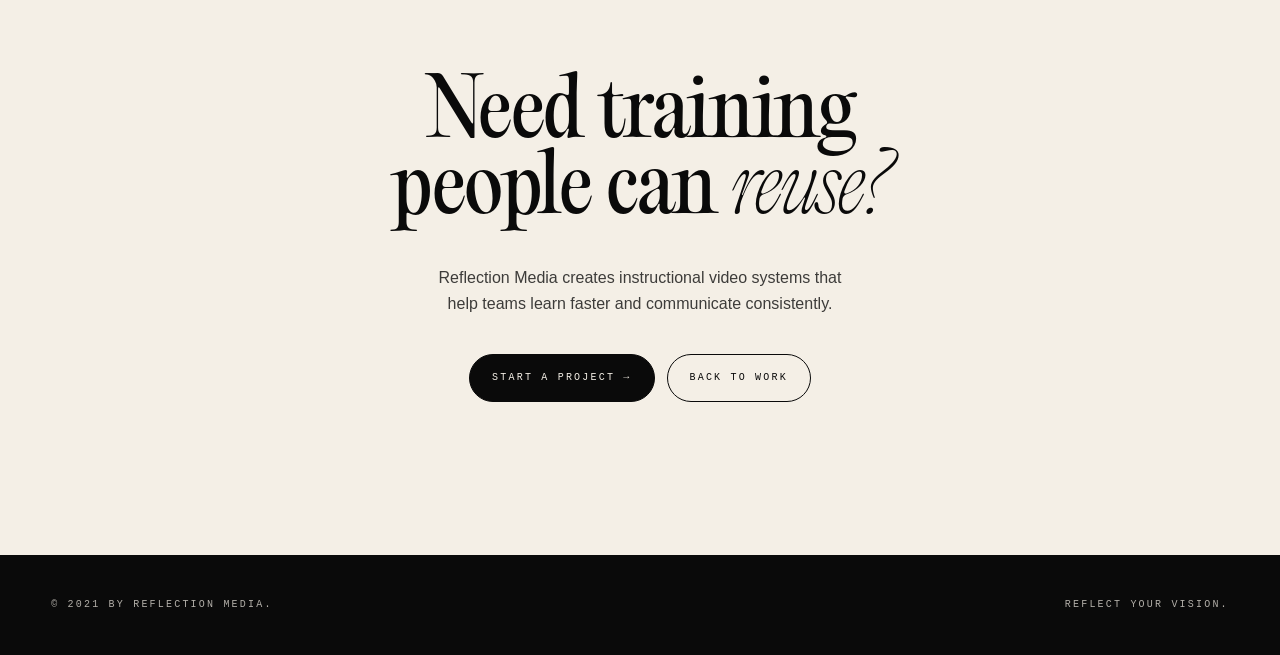
<file: work/training-video/index.html>
<!doctype html>
<html lang="en">
<head>
<meta charset="utf-8" />
<meta name="viewport" content="width=device-width, initial-scale=1" />
<title>Training Video Example | Reflection Media</title>
<meta name="description" content="A Reflection Media training video case study showing structured video content built for onboarding, instruction, and repeatable internal communication." />
<link rel="canonical" href="https://www.reflectionmedia.io/work/training-video/" />
<meta name="robots" content="index,follow,max-image-preview:large,max-snippet:-1,max-video-preview:-1" />
<meta property="og:type" content="video.other" />
<meta property="og:title" content="Training Video Example | Reflection Media" />
<meta property="og:description" content="A dedicated watch page for a Reflection Media training video production example." />
<meta property="og:url" content="https://www.reflectionmedia.io/work/training-video/" />
<meta property="og:image" content="https://vumbnail.com/1189477341.jpg" />
<meta name="twitter:card" content="summary_large_image" />
<meta name="twitter:title" content="Training Video Example | Reflection Media" />
<meta name="twitter:description" content="A dedicated watch page for a Reflection Media training video production example." />
<meta name="twitter:image" content="https://vumbnail.com/1189477341.jpg" />
<link rel="preconnect" href="https://www.googletagmanager.com">
<script async src="https://www.googletagmanager.com/gtag/js?id=G-XQBWXLCRM1"></script>
<script>
  window.dataLayer = window.dataLayer || [];
  function gtag(){ dataLayer.push(arguments); }
  gtag('js', new Date());
  gtag('config', 'G-XQBWXLCRM1');
</script>
<script type="application/ld+json">
{
  "@context": "https://schema.org",
  "@type": "VideoObject",
  "@id": "https://www.reflectionmedia.io/work/training-video/#video",
  "name": "Training video example",
  "description": "A Reflection Media training video production example built for onboarding, instruction, and repeatable internal communication.",
  "thumbnailUrl": "https://vumbnail.com/1189477341.jpg",
  "uploadDate": "2026-05-05",
  "embedUrl": "https://player.vimeo.com/video/1189477341",
  "contentUrl": "https://vimeo.com/1189477341",
  "publisher": {
    "@type": "Organization",
    "name": "Reflection Media LLC",
    "url": "https://www.reflectionmedia.io/"
  }
}
</script>
<link rel="stylesheet" href="../case-study.css" />
</head>
<body>
<nav class="nav" aria-label="Primary">
  <a class="brand" href="../../"><span class="brand-mark">R</span><span><em>Reflection</em> Media</span></a>
  <div class="nav-links">
    <a href="../../#top">Home</a>
    <a class="nav-parent" href="../../#work">Work</a>
    <a href="../brand-story/">Brand Story</a>
    <a href="../product-explainer/">Explainer</a>
    <span class="is-current" aria-current="page">Training</span>
    <a href="../testimonial-video/">Testimonial</a>
  </div>
  <a class="nav-cta" href="https://calendar.google.com/calendar/u/0/appointments/schedules/AcZssZ0l6gLzGVscoM7kstjesSZBg75LzFBwXCjKDgVEwJFN16A7efqFNBro5NYcolh-IVgV-rFoZMfj" target="_blank" rel="noopener">Book a call</a>
</nav>

<main>
  <section class="hero">
    <div class="container kicker">
      <div>
        <span class="eyebrow">03 / Training</span>
        <h1>Teach once. Use it <em>everywhere.</em></h1>
      </div>
      <p class="summary">Training video turns repeat explanations into a reusable system. The best version feels clear, paced, and practical, so the viewer can actually use what they learned.</p>
    </div>
  </section>

  <section class="video-shell" aria-label="Watch training video">
    <div class="watch-frame">
      <div class="ratio">
        <iframe src="https://player.vimeo.com/video/1189477341?dnt=1&title=0&byline=0&portrait=0" title="Reflection Media training video example" allow="autoplay; fullscreen; picture-in-picture" allowfullscreen></iframe>
      </div>
    </div>
    <div class="watch-meta">
      <span>Reflection Media / Training</span>
      <a href="https://vimeo.com/1189477341" target="_blank" rel="noopener">Open in Vimeo ↗</a>
    </div>
  </section>

  <section class="details">
    <div class="details-grid">
      <div>
        <span class="label">The approach</span>
        <h2>Clear instruction with <em>production value.</em></h2>
      </div>
      <div class="detail-stack">
        <div class="detail-row"><span class="meta-label">Goal</span><p>Build a repeatable video resource that helps teams learn faster, stay consistent, and reduce one-off explanations.</p></div>
        <div class="detail-row"><span class="meta-label">Production</span><p>Use clean structure, concise direction, and purposeful visuals so each step is easy to follow and professional enough to represent the brand.</p></div>
        <div class="detail-row"><span class="meta-label">Use case</span><p>Ideal for onboarding, SOPs, internal education, product training, compliance, and customer support libraries.</p></div>
      </div>
    </div>
  </section>

  <section class="outcomes">
    <div class="outcomes-grid">
      <article class="outcome"><span>Outcome 01</span><h3>Save time on repeated instruction.</h3></article>
      <article class="outcome"><span>Outcome 02</span><h3>Keep training consistent across teams.</h3></article>
      <article class="outcome"><span>Outcome 03</span><h3>Give learners a resource they can revisit.</h3></article>
    </div>
  </section>

  <section class="next" aria-label="More case studies">
    <div class="next-grid">
      <a class="next-card" href="../brand-story/"><span class="meta-label">Next</span><h3>Brand <em>story</em>.</h3><span class="arrow">View case study →</span></a>
      <a class="next-card" href="../product-explainer/"><span class="meta-label">Also</span><h3>Product <em>explainer</em>.</h3><span class="arrow">View case study →</span></a>
    </div>
  </section>

  <section class="cta">
    <h2>Need training people can <em>reuse?</em></h2>
    <p>Reflection Media creates instructional video systems that help teams learn faster and communicate consistently.</p>
    <div class="btn-row">
      <a class="btn dark" href="https://calendar.google.com/calendar/u/0/appointments/schedules/AcZssZ0l6gLzGVscoM7kstjesSZBg75LzFBwXCjKDgVEwJFN16A7efqFNBro5NYcolh-IVgV-rFoZMfj" target="_blank" rel="noopener">Start a project →</a>
      <a class="btn" href="../../#work">Back to work</a>
    </div>
  </section>
</main>

<footer><div class="foot"><span>© 2021 by Reflection Media.</span><span>Reflect Your Vision.</span></div></footer>
</body>
</html>
</file>
<file: work/case-study.css>
@import url("https://api.fontshare.com/v2/css?f[]=general-sans@300,400,500,600&display=swap");

@font-face {
  font-family: "PP Editorial Old";
  src: url("../fonts/PPEditorialOld-Ultralight.otf") format("opentype");
  font-weight: 200;
  font-style: normal;
  font-display: swap;
}
@font-face {
  font-family: "PP Editorial Old";
  src: url("../fonts/PPEditorialOld-ThinItalic.otf") format("opentype");
  font-weight: 300;
  font-style: italic;
  font-display: swap;
}
@font-face {
  font-family: "PP Editorial Old";
  src: url("../fonts/PPEditorialOld-Regular.otf") format("opentype");
  font-weight: 400;
  font-style: normal;
  font-display: swap;
}
@font-face {
  font-family: "PP Editorial Old";
  src: url("../fonts/PPEditorialOld-Italic.otf") format("opentype");
  font-weight: 400;
  font-style: italic;
  font-display: swap;
}

:root {
  --black: #0A0A0A;
  --ivory: #F4EFE6;
  --ivory-2: #EDE5D6;
  --rule: rgba(255,255,255,0.18);
  --rule-dark: rgba(10,10,10,0.14);
  --serif: "PP Editorial Old", "Times New Roman", Georgia, serif;
  --sans: "General Sans", -apple-system, BlinkMacSystemFont, "Helvetica Neue", Arial, sans-serif;
  --mono: ui-monospace, SFMono-Regular, Menlo, monospace;
  --maxw: 1320px;
  --pad-x: clamp(20px, 4vw, 56px);
  --pad-y: clamp(84px, 10vw, 150px);
}

* { box-sizing: border-box; }
html { scroll-behavior: smooth; background: var(--black); }
body {
  margin: 0;
  background: var(--ivory);
  color: var(--black);
  font-family: var(--sans);
  -webkit-font-smoothing: antialiased;
  text-rendering: optimizeLegibility;
}
a { color: inherit; text-decoration: none; }

.nav {
  position: sticky;
  top: 0;
  z-index: 10;
  height: 72px;
  display: flex;
  align-items: center;
  justify-content: space-between;
  gap: 24px;
  padding: 0 var(--pad-x);
  background: rgba(244,239,230,0.92);
  border-bottom: 1px solid var(--rule-dark);
  backdrop-filter: blur(16px);
}
.brand {
  display: inline-flex;
  align-items: center;
  gap: 12px;
  font-family: var(--serif);
  font-style: italic;
  font-size: 23px;
  letter-spacing: -0.02em;
}
.brand-mark {
  width: 30px;
  height: 30px;
  display: grid;
  place-items: center;
  background: var(--black);
  color: var(--ivory);
  border-radius: 3px;
  font-family: var(--serif);
  font-style: italic;
  font-size: 27px;
  line-height: 1;
}
.nav-links {
  display: flex;
  align-items: center;
  gap: clamp(14px, 2vw, 32px);
  justify-content: center;
  flex: 1;
  min-width: 0;
  font-family: var(--mono);
  font-size: 10px;
  letter-spacing: 0.26em;
  text-transform: uppercase;
}
.nav-links a {
  white-space: nowrap;
}
.nav-parent {
  white-space: nowrap;
  opacity: 0.52;
  position: relative;
  padding-right: clamp(10px, 1.5vw, 18px);
}
.nav-parent::after {
  content: "";
  position: absolute;
  top: 50%;
  right: 0;
  width: 1px;
  height: 14px;
  background: currentColor;
  opacity: 0.35;
  transform: translateY(-50%);
}
.nav-links .is-current {
  white-space: nowrap;
  opacity: 1;
  position: relative;
}
.nav-links .is-current::after {
  content: "";
  position: absolute;
  left: 0;
  right: 0.26em;
  bottom: -8px;
  height: 1px;
  background: currentColor;
}
.nav-cta {
  border: 1px solid var(--black);
  border-radius: 999px;
  padding: 11px 18px;
  font-family: var(--mono);
  font-size: 10px;
  letter-spacing: 0.18em;
  text-transform: uppercase;
}

.hero {
  padding: clamp(72px, 9vw, 140px) var(--pad-x) clamp(40px, 6vw, 84px);
}
.container {
  max-width: var(--maxw);
  margin: 0 auto;
}
.eyebrow,
.label,
.meta-label {
  font-family: var(--mono);
  font-size: 11px;
  letter-spacing: 0.3em;
  text-transform: uppercase;
  opacity: 0.68;
}
.eyebrow {
  display: inline-flex;
  align-items: center;
  gap: 12px;
  margin-bottom: 28px;
}
.eyebrow::before,
.label::before {
  content: "";
  width: 28px;
  height: 1px;
  background: currentColor;
  opacity: 0.7;
}
.kicker {
  display: grid;
  grid-template-columns: 0.8fr 1.2fr;
  gap: clamp(28px, 5vw, 96px);
  align-items: end;
}
h1 {
  font-family: var(--serif);
  font-size: clamp(56px, 9vw, 142px);
  font-weight: 400;
  line-height: 0.9;
  letter-spacing: -0.025em;
  margin: 0;
  max-width: 10ch;
}
h1 em,
h2 em,
.next-card em { font-style: italic; font-weight: 300; }
.summary {
  max-width: 48ch;
  font-size: clamp(16px, 1.25vw, 20px);
  line-height: 1.65;
  margin: 0;
  opacity: 0.82;
}

.video-shell {
  padding: 0 var(--pad-x) clamp(72px, 9vw, 120px);
}
.watch-frame {
  max-width: var(--maxw);
  margin: 0 auto;
  background: var(--black);
  border-radius: 4px;
  overflow: hidden;
  box-shadow: 0 34px 80px -44px rgba(10,10,10,0.9);
}
.ratio {
  position: relative;
  aspect-ratio: 16 / 9;
}
.ratio iframe {
  position: absolute;
  inset: 0;
  width: 100%;
  height: 100%;
  border: 0;
}
.watch-meta {
  max-width: var(--maxw);
  margin: 18px auto 0;
  display: flex;
  justify-content: space-between;
  gap: 24px;
  font-family: var(--mono);
  font-size: 11px;
  letter-spacing: 0.22em;
  text-transform: uppercase;
  opacity: 0.82;
}
.watch-meta a {
  text-decoration: underline;
  text-underline-offset: 4px;
}

.details {
  background: var(--black);
  color: var(--ivory);
  padding: var(--pad-y) var(--pad-x);
}
.details-grid {
  max-width: var(--maxw);
  margin: 0 auto;
  display: grid;
  grid-template-columns: 0.9fr 1.35fr;
  gap: clamp(36px, 7vw, 112px);
}
h2 {
  font-family: var(--serif);
  font-size: clamp(42px, 6.2vw, 92px);
  font-weight: 400;
  line-height: 0.96;
  letter-spacing: -0.02em;
  margin: 24px 0 0;
  max-width: 12ch;
}
.detail-stack {
  display: grid;
  gap: 28px;
}
.detail-row {
  display: grid;
  grid-template-columns: 120px 1fr;
  gap: 28px;
  padding: 28px 0;
  border-top: 1px solid var(--rule);
}
.detail-row:last-child { border-bottom: 1px solid var(--rule); }
.detail-row p {
  margin: 0;
  max-width: 62ch;
  line-height: 1.65;
  opacity: 0.82;
}

.outcomes {
  padding: var(--pad-y) var(--pad-x);
  background: var(--ivory);
}
.outcomes-grid {
  max-width: var(--maxw);
  margin: 0 auto;
  display: grid;
  grid-template-columns: repeat(3, 1fr);
  gap: 1px;
  background: var(--rule-dark);
  border: 1px solid var(--rule-dark);
}
.outcome {
  min-height: 220px;
  background: var(--ivory);
  padding: clamp(24px, 3vw, 42px);
  display: flex;
  flex-direction: column;
  justify-content: space-between;
}
.outcome span {
  font-family: var(--mono);
  font-size: 10px;
  letter-spacing: 0.26em;
  text-transform: uppercase;
  opacity: 0.55;
}
.outcome h3 {
  font-family: var(--serif);
  font-size: clamp(26px, 3vw, 42px);
  font-weight: 400;
  line-height: 1;
  letter-spacing: -0.015em;
  margin: 30px 0 0;
}

.next {
  background: var(--black);
  color: var(--ivory);
  padding: clamp(72px, 9vw, 120px) var(--pad-x);
}
.next-grid {
  max-width: var(--maxw);
  margin: 0 auto;
  display: grid;
  grid-template-columns: repeat(2, 1fr);
  gap: clamp(20px, 3vw, 40px);
}
.next-card {
  border-top: 1px solid var(--rule);
  padding-top: 26px;
  min-height: 190px;
  display: flex;
  flex-direction: column;
  justify-content: space-between;
}
.next-card h3 {
  font-family: var(--serif);
  font-size: clamp(32px, 4vw, 60px);
  line-height: 0.96;
  font-weight: 400;
  margin: 18px 0 28px;
  letter-spacing: -0.02em;
}
.next-card .arrow {
  font-family: var(--mono);
  font-size: 11px;
  letter-spacing: 0.24em;
  text-transform: uppercase;
  opacity: 0.78;
}

.cta {
  background: var(--ivory);
  color: var(--black);
  text-align: center;
  padding: clamp(88px, 12vw, 170px) var(--pad-x);
}
.cta h2 {
  max-width: 13ch;
  margin: 0 auto 34px;
}
.cta p {
  max-width: 48ch;
  margin: 0 auto 36px;
  line-height: 1.65;
  opacity: 0.78;
}
.btn-row {
  display: flex;
  justify-content: center;
  gap: 12px;
  flex-wrap: wrap;
}
.btn {
  display: inline-flex;
  align-items: center;
  justify-content: center;
  min-height: 48px;
  border: 1px solid var(--black);
  border-radius: 999px;
  padding: 0 22px;
  font-family: var(--mono);
  font-size: 10px;
  letter-spacing: 0.22em;
  text-transform: uppercase;
}
.btn.dark {
  background: var(--black);
  color: var(--ivory);
}

footer {
  background: var(--black);
  color: var(--ivory);
  padding: 44px var(--pad-x);
  font-family: var(--mono);
  font-size: 10px;
  letter-spacing: 0.22em;
  text-transform: uppercase;
}
.foot {
  max-width: var(--maxw);
  margin: 0 auto;
  display: flex;
  justify-content: space-between;
  gap: 24px;
  opacity: 0.72;
}

@media (max-width: 900px) {
  .nav {
    height: auto;
    min-height: 72px;
    flex-wrap: wrap;
    padding-block: 14px;
  }
  .nav-links {
    order: 3;
    flex: 0 0 100%;
    justify-content: flex-start;
    overflow-x: auto;
    padding-bottom: 2px;
  }
  .nav-links a {
    flex: 0 0 auto;
  }
  .kicker,
  .details-grid,
  .next-grid { grid-template-columns: 1fr; }
  .outcomes-grid { grid-template-columns: 1fr; }
  .detail-row { grid-template-columns: 1fr; gap: 12px; }
  .watch-meta,
  .foot { display: grid; }
}
</file>
